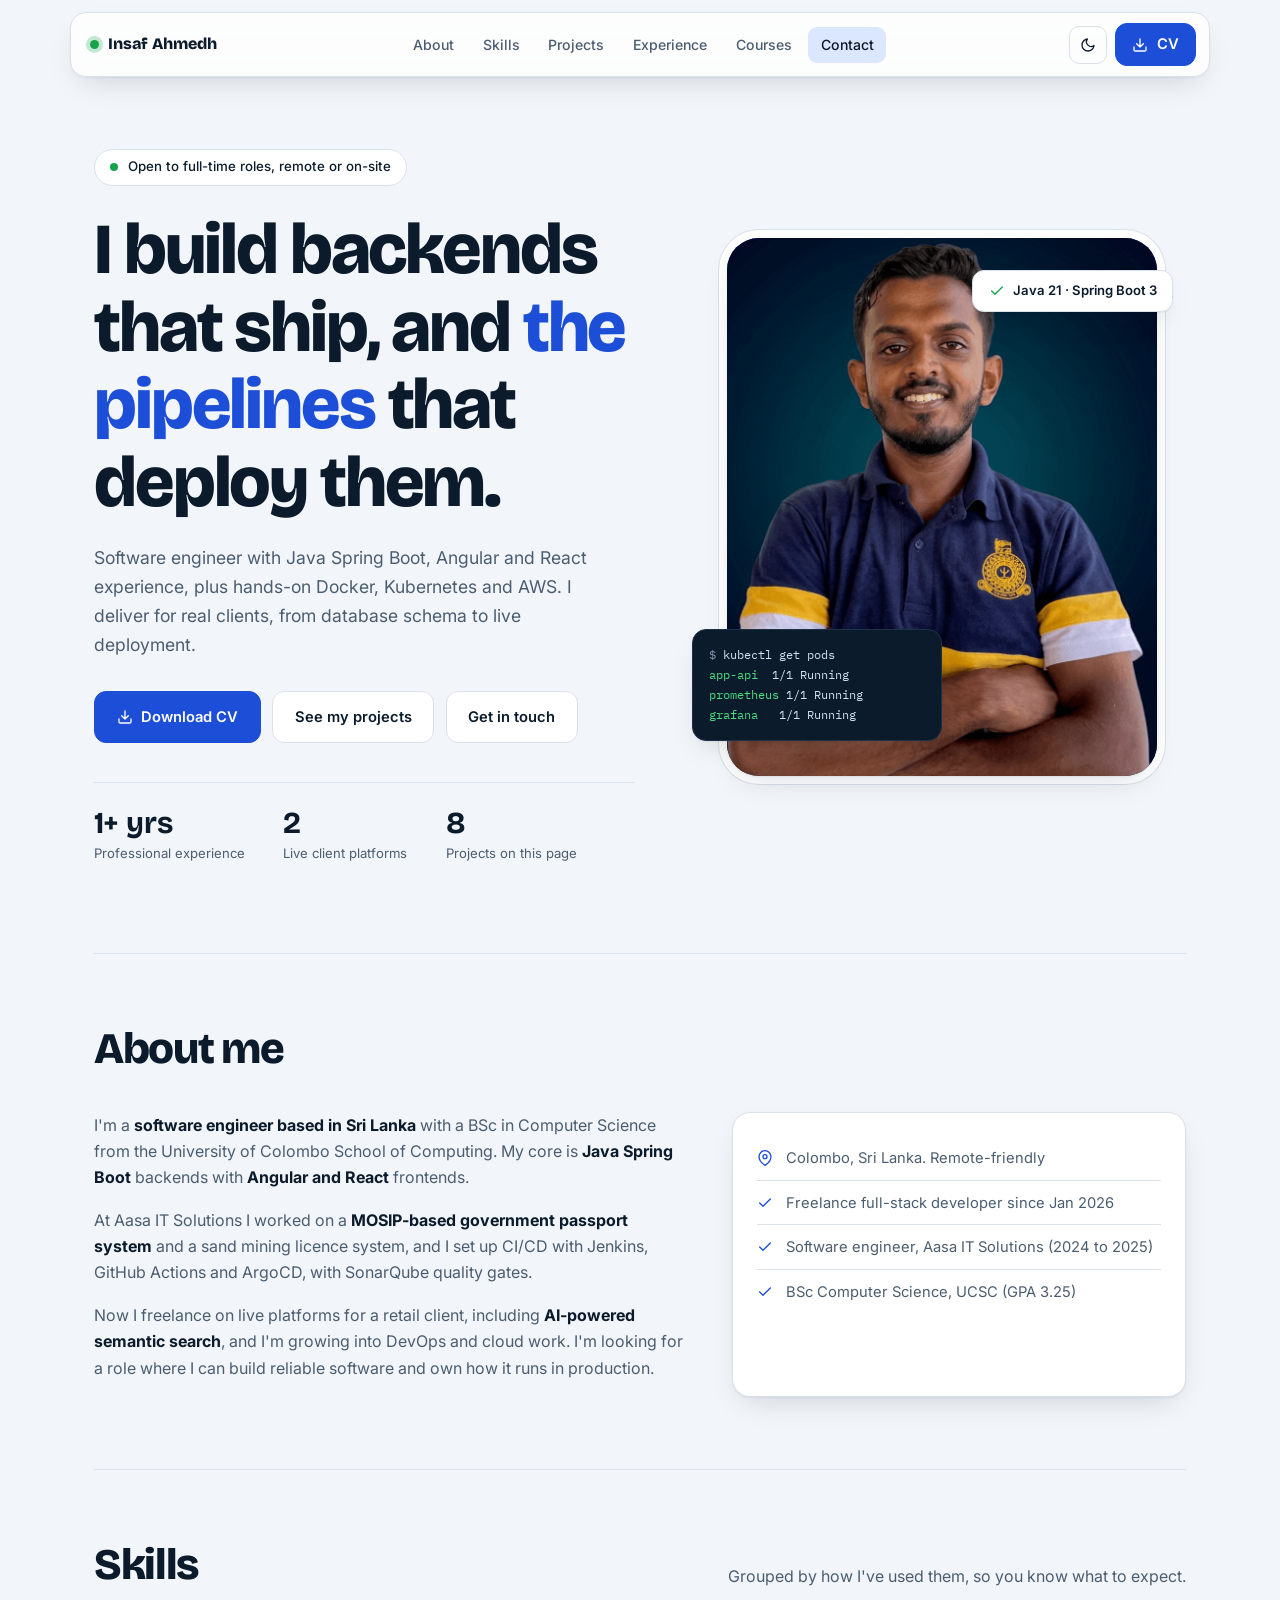
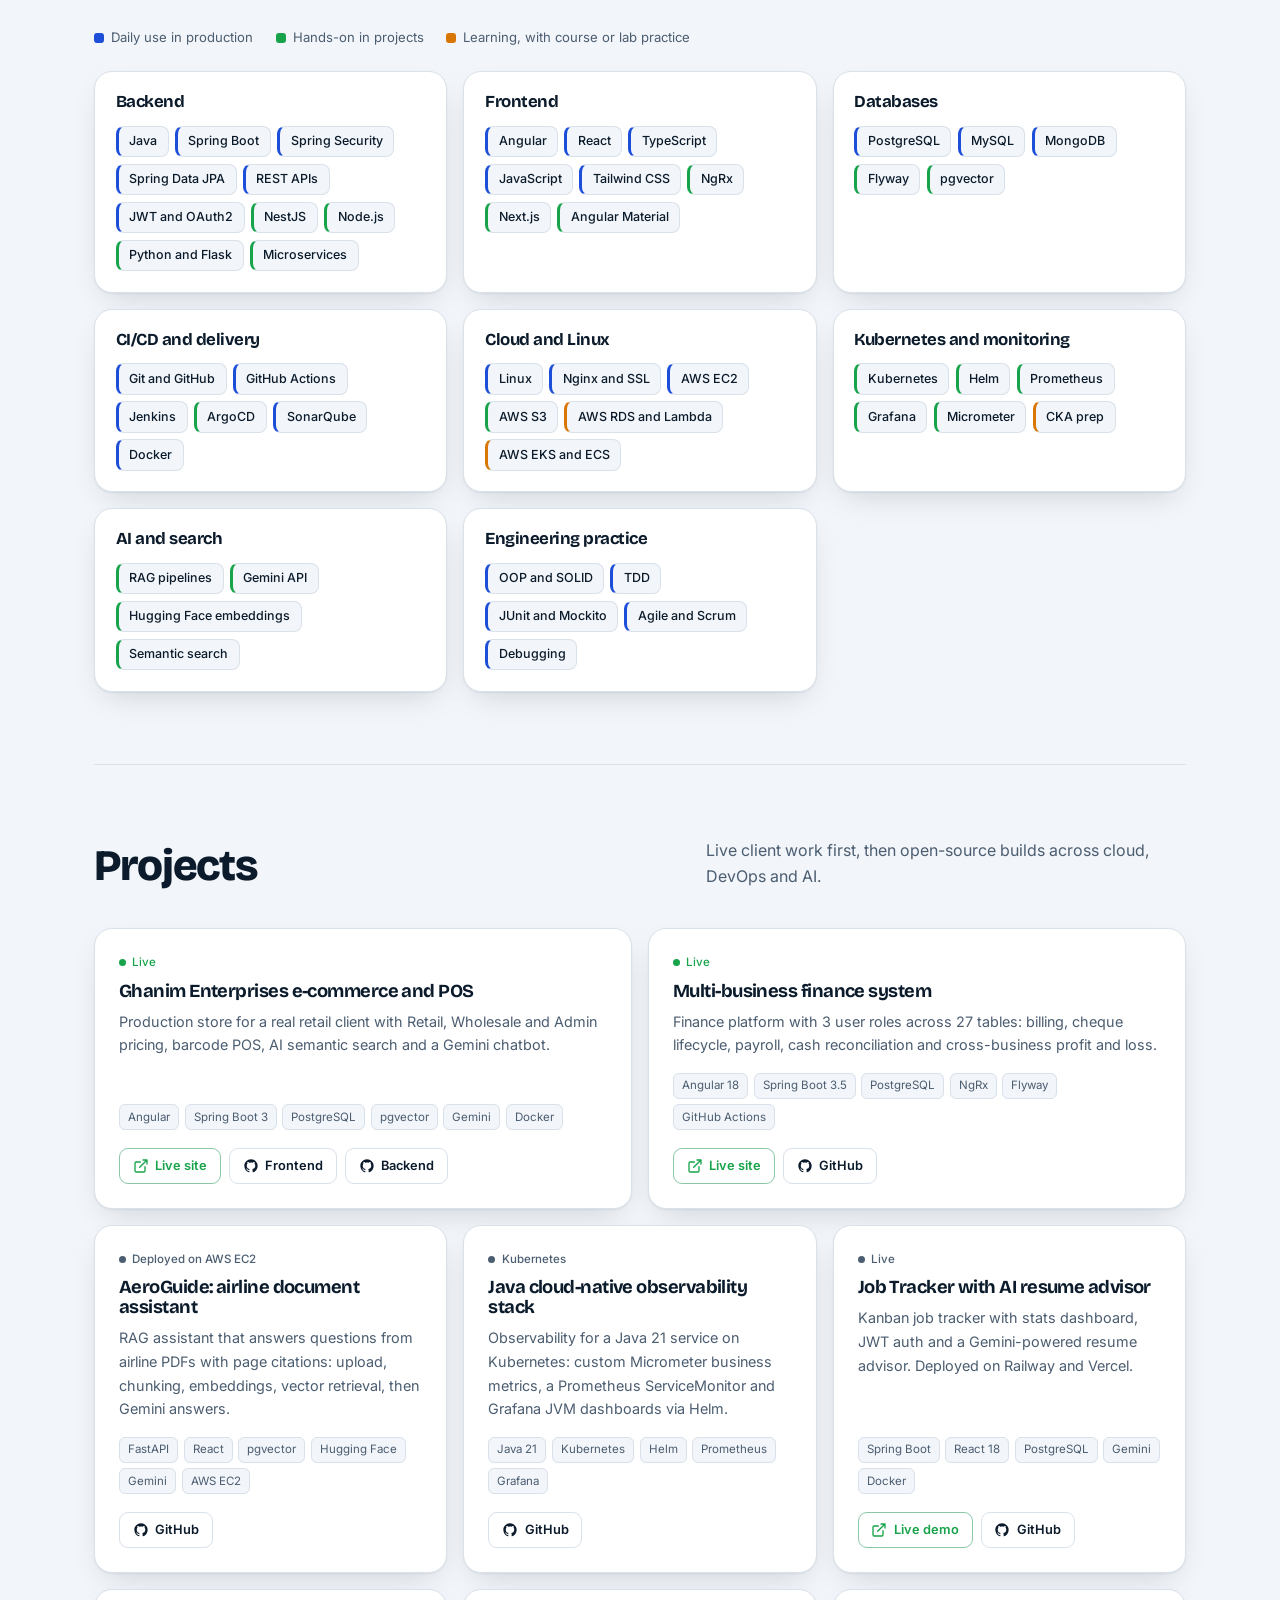
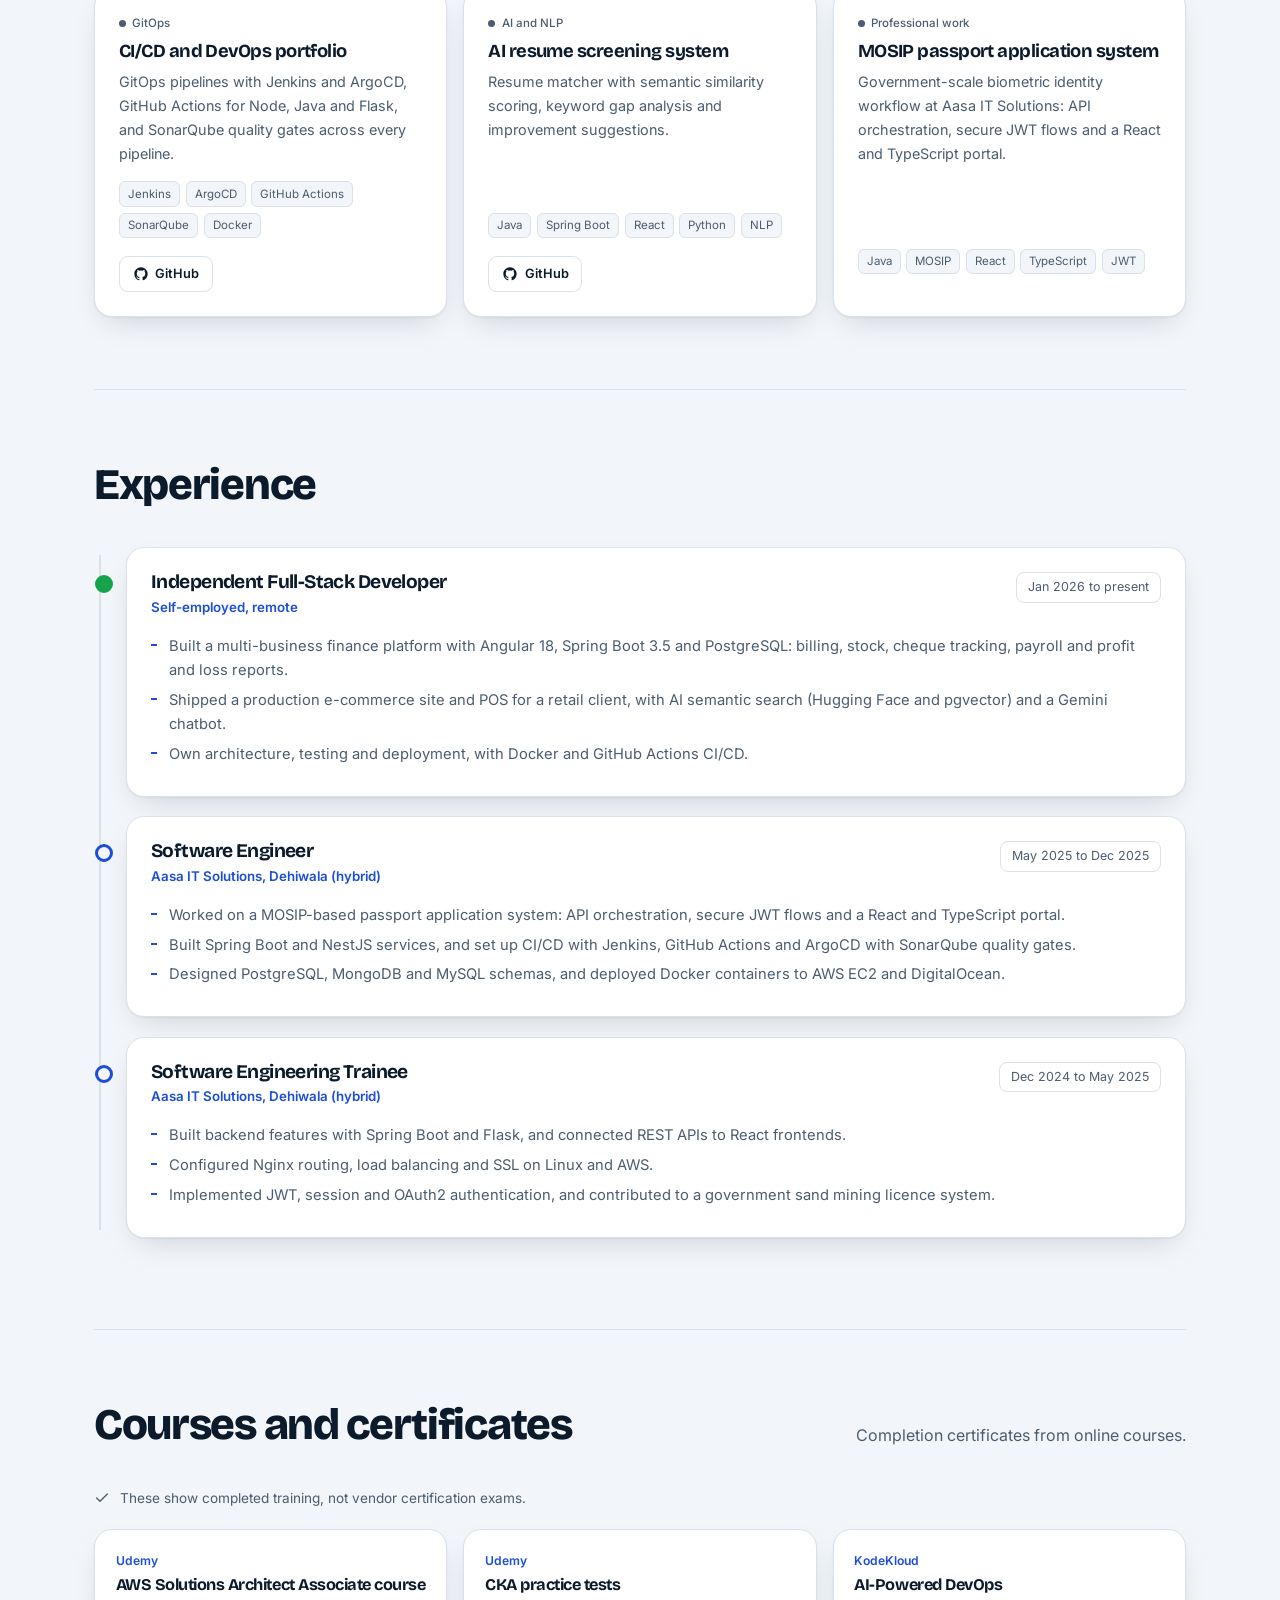
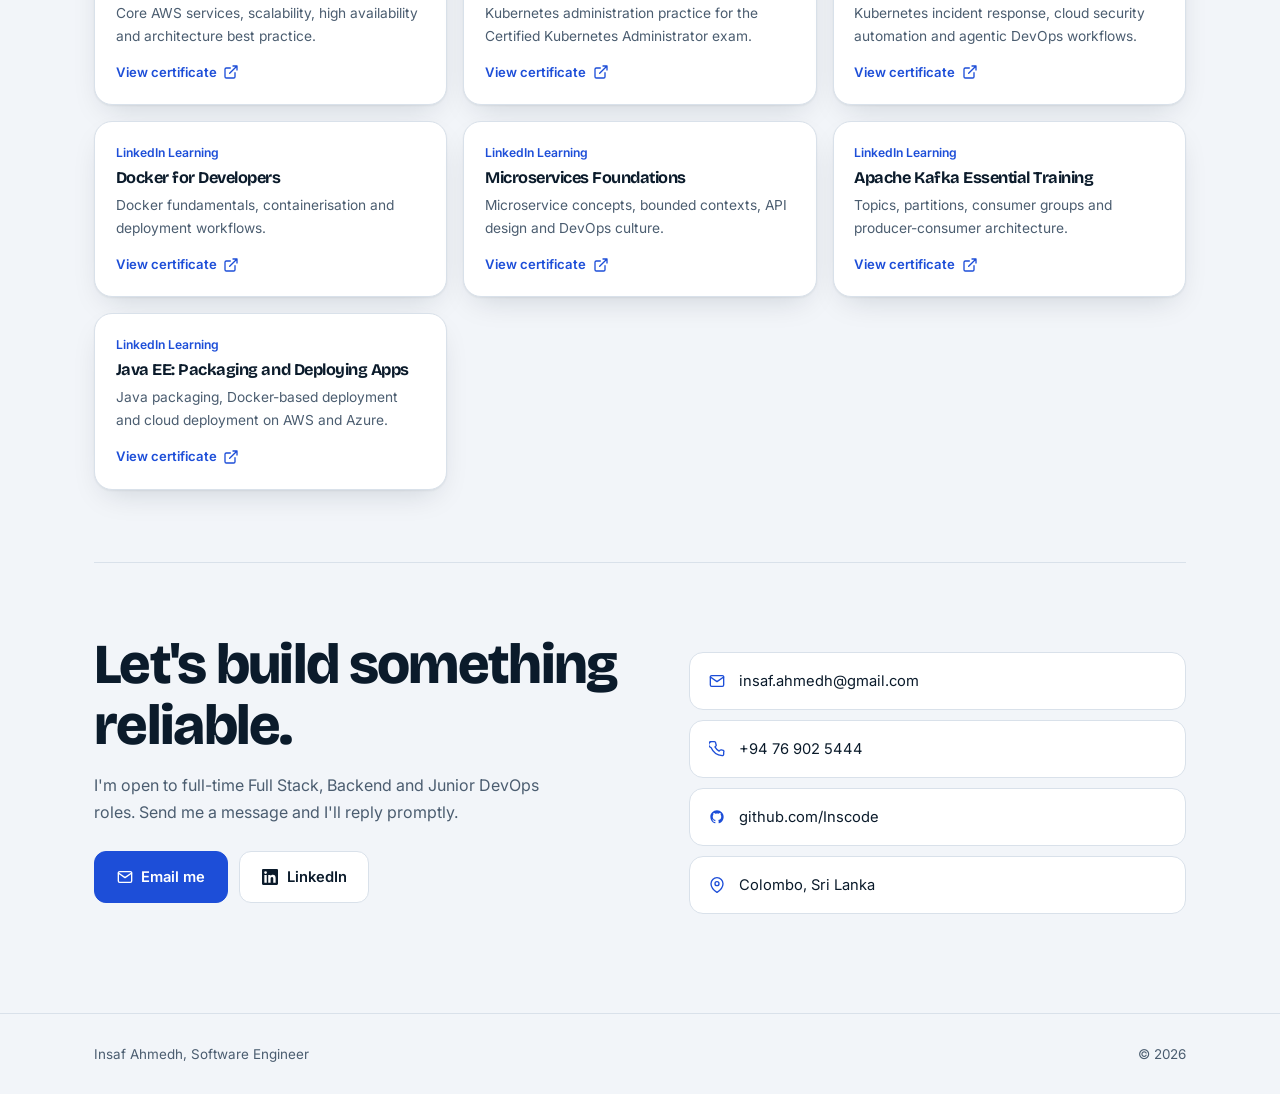
<file: index.html>
<!DOCTYPE html>
<html lang="en">
<head>
<meta charset="UTF-8">
<meta name="viewport" content="width=device-width, initial-scale=1">
<title>Insaf Ahmedh | Software Engineer: Java, Cloud and DevOps</title>
<meta name="description" content="Software engineer in Sri Lanka building Java Spring Boot backends, Angular and React frontends, and Docker, Kubernetes and AWS delivery pipelines. Open to full-time roles.">
<meta property="og:title" content="Insaf Ahmedh | Software Engineer">
<meta property="og:description" content="Java Spring Boot, Angular, React, Docker, Kubernetes and AWS. Live client platforms and open-source projects.">
<meta property="og:type" content="website">
<meta name="theme-color" content="#0b1b2b">
<link rel="icon" href="data:image/svg+xml,%3Csvg xmlns='http://www.w3.org/2000/svg' viewBox='0 0 100 100'%3E%3Crect width='100' height='100' rx='22' fill='%231d4ed8'/%3E%3Ctext x='50' y='66' font-size='52' font-family='sans-serif' font-weight='700' text-anchor='middle' fill='white'%3EIA%3C/text%3E%3C/svg%3E">
<link rel="preconnect" href="https://fonts.googleapis.com">
<link rel="preconnect" href="https://fonts.gstatic.com" crossorigin>
<link href="https://fonts.googleapis.com/css2?family=Bricolage+Grotesque:opsz,wght@12..96,500;12..96,700;12..96,800&family=Inter:wght@400;500;600&family=IBM+Plex+Mono:wght@400;500&display=swap" rel="stylesheet">
<style>
:root{--bg:#f2f5f9;--panel:#fff;--ink:#0b1b2b;--mute:#4b5d70;--line:#d9e1ea;--acc:#1d4ed8;--acc2:#dbe6ff;--ok:#16a34a;--hot:#d97706;--sh:0 1px 2px rgba(11,27,43,.06),0 12px 32px -12px rgba(11,27,43,.18)}
:root[data-theme=dark]{--bg:#08121d;--panel:#0f1d2c;--ink:#eaf1f8;--mute:#9db0c3;--line:#1e3146;--acc:#6ea0ff;--acc2:#162a4a;--ok:#4ade80;--hot:#fbbf24;--sh:0 12px 32px -12px rgba(0,0,0,.6)}
*{box-sizing:border-box;margin:0;padding:0}
html{scroll-behavior:smooth;scroll-padding-top:90px}
body{font-family:Inter,system-ui,sans-serif;background:var(--bg);color:var(--ink);line-height:1.65;-webkit-font-smoothing:antialiased}
a{color:inherit;text-decoration:none}ul{list-style:none}button{font:inherit;color:inherit;cursor:pointer;background:none;border:0}
:focus-visible{outline:2px solid var(--acc);outline-offset:3px;border-radius:6px}
h1,h2,h3{font-family:'Bricolage Grotesque',Inter,sans-serif;letter-spacing:-.03em;line-height:1.08}
.mono{font-family:'IBM Plex Mono',ui-monospace,monospace}
.wrap{max-width:1140px;margin:0 auto;padding:0 24px}
svg.i{width:16px;height:16px;flex:none;fill:none;stroke:currentColor;stroke-width:2;stroke-linecap:round;stroke-linejoin:round}
svg.f{fill:currentColor;stroke:none}
.btn{display:inline-flex;align-items:center;gap:.55rem;padding:.8rem 1.35rem;border-radius:12px;font-weight:600;font-size:.92rem;border:1px solid var(--line);background:var(--panel);transition:transform .15s,box-shadow .15s}
.btn:hover{transform:translateY(-2px);box-shadow:var(--sh)}
.btn.p{background:var(--acc);border-color:var(--acc);color:#fff}
:root[data-theme=dark] .btn.p{color:#08121d}
/* nav */
header{position:sticky;top:12px;z-index:50;padding:0 16px}
nav{max-width:1140px;margin:12px auto 0;display:flex;align-items:center;justify-content:space-between;gap:1rem;padding:.6rem .8rem .6rem 1.2rem;border-radius:16px;background:color-mix(in srgb,var(--panel) 82%,transparent);backdrop-filter:blur(14px);border:1px solid var(--line);box-shadow:var(--sh)}
.logo{font-family:'Bricolage Grotesque',sans-serif;font-weight:800;display:flex;align-items:center;gap:.55rem}
.logo b{width:9px;height:9px;border-radius:50%;background:var(--ok);box-shadow:0 0 0 4px color-mix(in srgb,var(--ok) 25%,transparent)}
.links{display:flex;gap:.2rem}
.links a{padding:.4rem .8rem;border-radius:9px;font-size:.88rem;color:var(--mute);font-weight:500}
.links a:hover,.links a.on{color:var(--ink);background:var(--acc2)}
.nr{display:flex;gap:.5rem;align-items:center}
.ic{width:38px;height:38px;border-radius:10px;border:1px solid var(--line);display:grid;place-items:center}
#menu{display:none}
/* hero */
.hero{display:grid;grid-template-columns:1.05fr .95fr;gap:4rem;align-items:center;padding:72px 0 88px}
.status{display:inline-flex;align-items:center;gap:.6rem;padding:.4rem .95rem;border-radius:99px;background:var(--panel);border:1px solid var(--line);font-size:.83rem;font-weight:500;margin-bottom:1.6rem}
.status i{width:8px;height:8px;border-radius:50%;background:var(--ok)}
h1{font-size:clamp(2.7rem,5.6vw,4.9rem);font-weight:800;margin-bottom:1.4rem}
h1 em{font-style:normal;color:var(--acc)}
.lead{font-size:1.1rem;color:var(--mute);max-width:33rem;margin-bottom:2rem}
.cta{display:flex;flex-wrap:wrap;gap:.7rem;margin-bottom:2.4rem}
.stats{display:flex;gap:2.4rem;flex-wrap:wrap;padding-top:1.6rem;border-top:1px solid var(--line)}
.stats div b{display:block;font-family:'Bricolage Grotesque',sans-serif;font-size:1.9rem;line-height:1}
.stats div span{font-size:.82rem;color:var(--mute)}
.portrait{position:relative;justify-self:center;width:min(100%,430px)}
.frame{aspect-ratio:4/5;border-radius:32px;overflow:hidden;position:relative;background:linear-gradient(160deg,var(--acc),#0b1b2b);box-shadow:var(--sh),0 0 0 8px var(--panel),0 0 0 9px var(--line)}
.frame span{position:absolute;inset:0;display:grid;place-items:center;font:800 6rem 'Bricolage Grotesque',sans-serif;color:#ffffff88}
.frame img{position:absolute;inset:0;width:100%;height:100%;object-fit:cover;object-position:50% 12%}
.term{position:absolute;left:-2.2rem;bottom:2.2rem;width:250px;padding:.9rem 1rem;border-radius:14px;background:#0b1b2b;color:#cfe0f3;font-size:.72rem;line-height:1.75;box-shadow:var(--sh);border:1px solid #1e3146}
.term .g{color:#4ade80}.term .d{color:#7d93ab}
.chip{position:absolute;right:-1rem;top:2rem;padding:.55rem .95rem;border-radius:12px;background:var(--panel);border:1px solid var(--line);box-shadow:var(--sh);font-size:.82rem;font-weight:600;display:flex;gap:.5rem;align-items:center}
.rise{animation:rise .8s cubic-bezier(.2,.7,.2,1) both}.rise.d2{animation-delay:.12s}
@keyframes rise{from{opacity:0;transform:translateY(22px)}}
/* sections */
section{padding:72px 0;border-top:1px solid var(--line)}
.sh{display:flex;justify-content:space-between;align-items:end;gap:2rem;margin-bottom:2.4rem;flex-wrap:wrap}
h2{font-size:clamp(1.9rem,3.4vw,2.8rem);font-weight:800}
.sh p{color:var(--mute);max-width:30rem}
.about{display:grid;grid-template-columns:1.3fr 1fr;gap:3rem}
.about p{color:var(--mute);margin-bottom:1rem}.about p b{color:var(--ink)}
.card{background:var(--panel);border:1px solid var(--line);border-radius:18px;padding:1.5rem;box-shadow:var(--sh)}
.facts li{display:flex;gap:.8rem;padding:.6rem 0;border-bottom:1px solid var(--line);font-size:.92rem;color:var(--mute)}
.facts li:last-child{border:0}.facts svg{color:var(--acc);margin-top:.25rem}
/* skills */
.tiers{display:flex;gap:1.4rem;margin-bottom:1.4rem;font-size:.82rem;color:var(--mute);flex-wrap:wrap}
.tiers span{display:flex;align-items:center;gap:.45rem}
.dot{width:10px;height:10px;border-radius:3px;display:inline-block}
.t1{background:var(--acc)}.t2{background:var(--ok)}.t3{background:var(--hot)}
.sk{display:grid;grid-template-columns:repeat(3,1fr);gap:1rem}
.sk .card{padding:1.3rem}.sk h3{font-size:1.05rem;margin-bottom:.9rem}
.tg{display:flex;flex-wrap:wrap;gap:.4rem}
.tg span{font-size:.78rem;font-weight:500;padding:.28rem .65rem;border-radius:8px;border:1px solid var(--line);border-left:3px solid var(--acc);background:var(--bg)}
.tg .b{border-left-color:var(--ok)}.tg .c{border-left-color:var(--hot)}
/* projects */
.pj{display:grid;grid-template-columns:repeat(6,1fr);gap:1rem}
.pj .card{display:flex;flex-direction:column;grid-column:span 2;transition:transform .2s}
.pj .card:hover{transform:translateY(-4px)}
.pj .w{grid-column:span 3}
.pj h3{font-size:1.15rem;margin:.6rem 0 .5rem}
.pj p{color:var(--mute);font-size:.9rem;flex:1;margin-bottom:1rem}
.k{font-size:.72rem;display:inline-flex;gap:.4rem;align-items:center;color:var(--ok);font-weight:500}
.k.o{color:var(--mute)}
.k::before{content:'';width:7px;height:7px;border-radius:50%;background:currentColor}
.pt{display:flex;flex-wrap:wrap;gap:.35rem;margin-bottom:1.1rem}
.pt span{font-size:.72rem;color:var(--mute);background:var(--bg);border:1px solid var(--line);padding:.15rem .5rem;border-radius:6px}
.pl{display:flex;gap:.5rem;flex-wrap:wrap}
.pl a{display:inline-flex;gap:.4rem;align-items:center;font-size:.8rem;font-weight:600;padding:.4rem .8rem;border-radius:9px;border:1px solid var(--line)}
.pl a:hover{background:var(--acc2)}.pl a.lv{color:var(--ok);border-color:color-mix(in srgb,var(--ok) 40%,var(--line))}
/* experience */
.tl{position:relative;padding-left:2rem}
.tl::before{content:'';position:absolute;left:5px;top:8px;bottom:8px;width:2px;background:var(--line)}
.tl article{position:relative;margin-bottom:1.2rem}
.tl article::before{content:'';position:absolute;left:-2rem;top:1.7rem;width:12px;height:12px;border-radius:50%;background:var(--bg);border:3px solid var(--acc)}
.tl article:first-child::before{background:var(--ok);border-color:var(--ok)}
.th{display:flex;justify-content:space-between;gap:1rem;flex-wrap:wrap;margin-bottom:.9rem}
.th h3{font-size:1.2rem}.th small{color:var(--acc);font-weight:600}
.th time{font-size:.78rem;color:var(--mute);padding:.25rem .7rem;border:1px solid var(--line);border-radius:8px;height:fit-content}
.tl li{color:var(--mute);font-size:.92rem;padding-left:1.1rem;position:relative;margin-bottom:.35rem}
.tl li::before{content:'';position:absolute;left:0;top:.7em;width:6px;height:2px;background:var(--acc)}
/* courses */
.note{font-size:.85rem;color:var(--mute);margin-bottom:1.2rem;display:flex;gap:.6rem;align-items:center}
.cr{display:grid;grid-template-columns:repeat(3,1fr);gap:1rem}
.cr .card{padding:1.3rem;display:flex;flex-direction:column}
.cr small{color:var(--acc);font-weight:600;font-size:.76rem}
.cr h3{font-size:1.02rem;margin:.35rem 0 .5rem}.cr p{font-size:.86rem;color:var(--mute);flex:1;margin-bottom:.9rem}
.cr a{font-size:.82rem;font-weight:600;color:var(--acc);display:inline-flex;gap:.4rem;align-items:center}
.cr a:hover{text-decoration:underline}
/* contact */
.ct{display:grid;grid-template-columns:1.1fr 1fr;gap:3rem;align-items:center}
.ct h2{font-size:clamp(2.2rem,4.4vw,3.6rem);margin-bottom:1rem}.ct p{color:var(--mute);margin-bottom:1.6rem;max-width:30rem}
.rows a,.rows div{display:flex;gap:.9rem;align-items:center;padding:1rem 1.2rem;background:var(--panel);border:1px solid var(--line);border-radius:14px;margin-bottom:.6rem;font-size:.92rem}
.rows a:hover{border-color:var(--acc)}.rows svg{color:var(--acc)}
footer{border-top:1px solid var(--line);padding:1.8rem 0;color:var(--mute);font-size:.84rem}
footer .wrap{display:flex;justify-content:space-between;flex-wrap:wrap;gap:1rem}
@media(max-width:940px){
.hero,.about,.ct{grid-template-columns:1fr;gap:2.5rem}.hero{padding-top:40px}.portrait{width:min(78%,360px)}
.sk,.cr{grid-template-columns:1fr 1fr}.pj{grid-template-columns:1fr}.pj .card,.pj .w{grid-column:auto}
.links{display:none;position:absolute;top:calc(100% + 8px);left:16px;right:16px;flex-direction:column;background:var(--panel);border:1px solid var(--line);border-radius:14px;padding:.5rem;box-shadow:var(--sh)}
.links.open{display:flex}#menu{display:grid}.term{left:-.6rem;width:220px}.chip{right:-.4rem}}
@media(max-width:580px){.sk,.cr{grid-template-columns:1fr}.wrap{padding:0 18px}section{padding:56px 0}.stats{gap:1.6rem}.term{bottom:1rem}}
@media(prefers-reduced-motion:reduce){*{animation:none!important;transition:none!important;scroll-behavior:auto!important}}
</style>
</head>
<body>
<svg width="0" height="0" style="position:absolute" aria-hidden="true"><defs>
<symbol id="gh" viewBox="0 0 24 24"><path d="M12 2C6.477 2 2 6.477 2 12c0 4.418 2.865 8.166 6.839 9.489.5.092.682-.217.682-.482 0-.237-.009-.866-.013-1.7-2.782.603-3.369-1.34-3.369-1.34-.454-1.156-1.11-1.463-1.11-1.463-.908-.62.069-.608.069-.608 1.003.07 1.531 1.03 1.531 1.03.892 1.529 2.341 1.087 2.91.832.092-.647.35-1.088.636-1.338-2.22-.253-4.555-1.11-4.555-4.943 0-1.091.39-1.984 1.03-2.682-.103-.253-.447-1.27.098-2.646 0 0 .84-.269 2.75 1.025A9.578 9.578 0 0112 6.836c.85.004 1.705.114 2.504.336 1.909-1.294 2.747-1.025 2.747-1.025.546 1.376.202 2.394.1 2.646.64.698 1.026 1.591 1.026 2.682 0 3.841-2.337 4.687-4.565 4.935.359.309.678.919.678 1.852 0 1.336-.012 2.415-.012 2.741 0 .267.18.578.688.48C19.138 20.163 22 16.418 22 12c0-5.523-4.477-10-10-10z"/></symbol>
<symbol id="li" viewBox="0 0 24 24"><path d="M20.447 20.452h-3.554v-5.569c0-1.328-.027-3.037-1.852-3.037-1.853 0-2.136 1.445-2.136 2.939v5.667H9.351V9h3.414v1.561h.046c.477-.9 1.637-1.85 3.37-1.85 3.601 0 4.267 2.37 4.267 5.455v6.286zM5.337 7.433a2.062 2.062 0 01-2.063-2.065 2.064 2.064 0 112.063 2.065zm1.782 13.019H3.555V9h3.564v11.452zM22.225 0H1.771C.792 0 0 .774 0 1.729v20.542C0 23.227.792 24 1.771 24h20.451C23.2 24 24 23.227 24 22.271V1.729C24 .774 23.2 0 22.222 0h.003z"/></symbol>
<symbol id="ex" viewBox="0 0 24 24"><path d="M18 13v6a2 2 0 01-2 2H5a2 2 0 01-2-2V8a2 2 0 012-2h6M15 3h6v6M10 14L21 3"/></symbol>
<symbol id="ml" viewBox="0 0 24 24"><rect x="2" y="4" width="20" height="16" rx="2"/><path d="M22 6l-10 7L2 6"/></symbol>
<symbol id="dl" viewBox="0 0 24 24"><path d="M21 15v4a2 2 0 01-2 2H5a2 2 0 01-2-2v-4M7 10l5 5 5-5M12 15V3"/></symbol>
<symbol id="pn" viewBox="0 0 24 24"><path d="M21 10c0 7-9 13-9 13s-9-6-9-13a9 9 0 0118 0z"/><circle cx="12" cy="10" r="3"/></symbol>
<symbol id="ph" viewBox="0 0 24 24"><path d="M22 16.92v3a2 2 0 01-2.18 2A19.8 19.8 0 013.07 9.8 2 2 0 015 1h3a2 2 0 012 1.7c.13.96.36 1.9.7 2.8a2 2 0 01-.45 2.1L8.9 8.9a16 16 0 006.3 6.3l1.3-1.35a2 2 0 012.1-.45c.9.34 1.84.57 2.8.7A2 2 0 0122 16.92z"/></symbol>
<symbol id="ck" viewBox="0 0 24 24"><path d="M20 6L9 17l-5-5"/></symbol>
</defs></svg>

<header><nav aria-label="Main">
  <a href="#top" class="logo"><b></b>Insaf Ahmedh</a>
  <div class="links" id="links">
    <a href="#about">About</a><a href="#skills">Skills</a><a href="#projects">Projects</a><a href="#experience">Experience</a><a href="#courses">Courses</a><a href="#contact">Contact</a>
  </div>
  <div class="nr">
    <button class="ic" id="theme" aria-label="Toggle light and dark theme"><svg class="i" viewBox="0 0 24 24"><path d="M21 12.8A9 9 0 1111.2 3a7 7 0 009.8 9.8z"/></svg></button>
    <a class="btn p" href="Software_Engineer_Insaf.pdf" target="_blank" rel="noopener" style="padding:.55rem 1rem"><svg class="i"><use href="#dl"/></svg>CV</a>
    <button class="ic" id="menu" aria-label="Open menu" aria-expanded="false"><svg class="i" viewBox="0 0 24 24"><path d="M4 7h16M4 12h16M4 17h16"/></svg></button>
  </div>
</nav></header>

<main id="top" class="wrap">
<div class="hero">
  <div class="rise">
    <div class="status"><i></i>Open to full-time roles, remote or on-site</div>
    <h1>I build backends that ship, and <em>the pipelines</em> that deploy them.</h1>
    <p class="lead">Software engineer with Java Spring Boot, Angular and React experience, plus hands-on Docker, Kubernetes and AWS. I deliver for real clients, from database schema to live deployment.</p>
    <div class="cta">
      <a class="btn p" href="Software_Engineer_Insaf.pdf" target="_blank" rel="noopener"><svg class="i"><use href="#dl"/></svg>Download CV</a>
      <a class="btn" href="#projects">See my projects</a>
      <a class="btn" href="#contact">Get in touch</a>
    </div>
    <div class="stats">
      <div><b>1+ yrs</b><span>Professional experience</span></div>
      <div><b>2</b><span>Live client platforms</span></div>
      <div><b>8</b><span>Projects on this page</span></div>
    </div>
  </div>
  <div class="portrait rise d2">
    <div class="frame"><span aria-hidden="true">IA</span><img src="profile.png" alt="Portrait of Insaf Ahmedh" width="860" height="1075" fetchpriority="high" onerror="this.remove()"></div>
    <div class="chip"><svg class="i" style="color:var(--ok)"><use href="#ck"/></svg>Java 21 · Spring Boot 3</div>
    <div class="term mono"><span class="d">$</span> kubectl get pods<br><span class="g">app-api</span> &nbsp;1/1 Running<br><span class="g">prometheus</span> 1/1 Running<br><span class="g">grafana</span> &nbsp;&nbsp;1/1 Running</div>
  </div>
</div>

<section id="about">
  <div class="sh"><h2>About me</h2></div>
  <div class="about">
    <div>
      <p>I'm a <b>software engineer based in Sri Lanka</b> with a BSc in Computer Science from the University of Colombo School of Computing. My core is <b>Java Spring Boot</b> backends with <b>Angular and React</b> frontends.</p>
      <p>At Aasa IT Solutions I worked on a <b>MOSIP-based government passport system</b> and a sand mining licence system, and I set up CI/CD with Jenkins, GitHub Actions and ArgoCD, with SonarQube quality gates.</p>
      <p>Now I freelance on live platforms for a retail client, including <b>AI-powered semantic search</b>, and I'm growing into DevOps and cloud work. I'm looking for a role where I can build reliable software and own how it runs in production.</p>
    </div>
    <div class="card"><ul class="facts">
      <li><svg class="i"><use href="#pn"/></svg>Colombo, Sri Lanka. Remote-friendly</li>
      <li><svg class="i"><use href="#ck"/></svg>Freelance full-stack developer since Jan 2026</li>
      <li><svg class="i"><use href="#ck"/></svg>Software engineer, Aasa IT Solutions (2024 to 2025)</li>
      <li><svg class="i"><use href="#ck"/></svg>BSc Computer Science, UCSC (GPA 3.25)</li>
    </ul></div>
  </div>
</section>

<section id="skills">
  <div class="sh"><h2>Skills</h2><p>Grouped by how I've used them, so you know what to expect.</p></div>
  <div class="tiers"><span><i class="dot t1"></i>Daily use in production</span><span><i class="dot t2"></i>Hands-on in projects</span><span><i class="dot t3"></i>Learning, with course or lab practice</span></div>
  <div class="sk" id="skg"></div>
</section>

<section id="projects">
  <div class="sh"><h2>Projects</h2><p>Live client work first, then open-source builds across cloud, DevOps and AI.</p></div>
  <div class="pj" id="pjg"></div>
</section>

<section id="experience">
  <div class="sh"><h2>Experience</h2></div>
  <div class="tl">
    <article class="card"><div class="th"><div><h3>Independent Full-Stack Developer</h3><small>Self-employed, remote</small></div><time>Jan 2026 to present</time></div><ul>
      <li>Built a multi-business finance platform with Angular 18, Spring Boot 3.5 and PostgreSQL: billing, stock, cheque tracking, payroll and profit and loss reports.</li>
      <li>Shipped a production e-commerce site and POS for a retail client, with AI semantic search (Hugging Face and pgvector) and a Gemini chatbot.</li>
      <li>Own architecture, testing and deployment, with Docker and GitHub Actions CI/CD.</li></ul></article>
    <article class="card"><div class="th"><div><h3>Software Engineer</h3><small>Aasa IT Solutions, Dehiwala (hybrid)</small></div><time>May 2025 to Dec 2025</time></div><ul>
      <li>Worked on a MOSIP-based passport application system: API orchestration, secure JWT flows and a React and TypeScript portal.</li>
      <li>Built Spring Boot and NestJS services, and set up CI/CD with Jenkins, GitHub Actions and ArgoCD with SonarQube quality gates.</li>
      <li>Designed PostgreSQL, MongoDB and MySQL schemas, and deployed Docker containers to AWS EC2 and DigitalOcean.</li></ul></article>
    <article class="card"><div class="th"><div><h3>Software Engineering Trainee</h3><small>Aasa IT Solutions, Dehiwala (hybrid)</small></div><time>Dec 2024 to May 2025</time></div><ul>
      <li>Built backend features with Spring Boot and Flask, and connected REST APIs to React frontends.</li>
      <li>Configured Nginx routing, load balancing and SSL on Linux and AWS.</li>
      <li>Implemented JWT, session and OAuth2 authentication, and contributed to a government sand mining licence system.</li></ul></article>
  </div>
</section>

<section id="courses">
  <div class="sh"><h2>Courses and certificates</h2><p>Completion certificates from online courses.</p></div>
  <p class="note"><svg class="i"><use href="#ck"/></svg>These show completed training, not vendor certification exams.</p>
  <div class="cr" id="crg"></div>
</section>

<section id="contact">
  <div class="ct">
    <div><h2>Let's build something reliable.</h2><p>I'm open to full-time Full Stack, Backend and Junior DevOps roles. Send me a message and I'll reply promptly.</p>
      <div class="cta"><a class="btn p" href="mailto:insaf.ahmedh@gmail.com"><svg class="i"><use href="#ml"/></svg>Email me</a><a class="btn" href="https://www.linkedin.com/in/insaf-ahmedh/" target="_blank" rel="noopener"><svg class="i f"><use href="#li"/></svg>LinkedIn</a></div></div>
    <div class="rows">
      <a href="mailto:insaf.ahmedh@gmail.com"><svg class="i"><use href="#ml"/></svg>insaf.ahmedh@gmail.com</a>
      <a href="tel:+94769025444"><svg class="i"><use href="#ph"/></svg>+94 76 902 5444</a>
      <a href="https://github.com/Inscode" target="_blank" rel="noopener"><svg class="i f"><use href="#gh"/></svg>github.com/Inscode</a>
      <div><svg class="i"><use href="#pn"/></svg>Colombo, Sri Lanka</div>
    </div>
  </div>
</section>
</main>
<footer><div class="wrap"><span>Insaf Ahmedh, Software Engineer</span><span>&copy; <span id="yr"></span></span></div></footer>

<script>
const G=(u,t)=>`<a href="${u}" target="_blank" rel="noopener"><svg class="i f"><use href="#gh"/></svg>${t}</a>`;
const L=(u,t)=>`<a class="lv" href="${u}" target="_blank" rel="noopener"><svg class="i"><use href="#ex"/></svg>${t}</a>`;
const skills=[
["Backend",[["Java",""],["Spring Boot",""],["Spring Security",""],["Spring Data JPA",""],["REST APIs",""],["JWT and OAuth2",""],["NestJS","b"],["Node.js","b"],["Python and Flask","b"],["Microservices","b"]]],
["Frontend",[["Angular",""],["React",""],["TypeScript",""],["JavaScript",""],["Tailwind CSS",""],["NgRx","b"],["Next.js","b"],["Angular Material","b"]]],
["Databases",[["PostgreSQL",""],["MySQL",""],["MongoDB",""],["Flyway","b"],["pgvector","b"]]],
["CI/CD and delivery",[["Git and GitHub",""],["GitHub Actions",""],["Jenkins",""],["ArgoCD","b"],["SonarQube",""],["Docker",""]]],
["Cloud and Linux",[["Linux",""],["Nginx and SSL",""],["AWS EC2",""],["AWS S3","b"],["AWS RDS and Lambda","c"],["AWS EKS and ECS","c"]]],
["Kubernetes and monitoring",[["Kubernetes","b"],["Helm","b"],["Prometheus","b"],["Grafana","b"],["Micrometer","b"],["CKA prep","c"]]],
["AI and search",[["RAG pipelines","b"],["Gemini API","b"],["Hugging Face embeddings","b"],["Semantic search","b"]]],
["Engineering practice",[["OOP and SOLID",""],["TDD",""],["JUnit and Mockito",""],["Agile and Scrum",""],["Debugging",""]]]];
document.getElementById('skg').innerHTML=skills.map(([h,t])=>`<div class="card"><h3>${h}</h3><div class="tg">${t.map(([n,c])=>`<span class="${c}">${n}</span>`).join('')}</div></div>`).join('');
const projects=[
["Ghanim Enterprises e-commerce and POS","Live","Production store for a real retail client with Retail, Wholesale and Admin pricing, barcode POS, AI semantic search and a Gemini chatbot.",["Angular","Spring Boot 3","PostgreSQL","pgvector","Gemini","Docker"],[L("https://ghanimenterprises.lk","Live site"),G("https://github.com/Inscode/ecommerce-angular-springboot","Frontend"),G("https://github.com/Inscode/ghanim-enterprises-api","Backend")],1],
["Multi-business finance system","Live","Finance platform with 3 user roles across 27 tables: billing, cheque lifecycle, payroll, cash reconciliation and cross-business profit and loss.",["Angular 18","Spring Boot 3.5","PostgreSQL","NgRx","Flyway","GitHub Actions"],[L("https://finance.ghanimenterprises.lk/","Live site"),G("https://github.com/Inscode/multi-business-fms","GitHub")],1],
["AeroGuide: airline document assistant","Deployed on AWS EC2","RAG assistant that answers questions from airline PDFs with page citations: upload, chunking, embeddings, vector retrieval, then Gemini answers.",["FastAPI","React","pgvector","Hugging Face","Gemini","AWS EC2"],[G("https://github.com/Inscode/aeroguide","GitHub")]],
["Java cloud-native observability stack","Kubernetes","Observability for a Java 21 service on Kubernetes: custom Micrometer business metrics, a Prometheus ServiceMonitor and Grafana JVM dashboards via Helm.",["Java 21","Kubernetes","Helm","Prometheus","Grafana"],[G("https://github.com/Inscode/java-k8s-observability","GitHub")]],
["Job Tracker with AI resume advisor","Live","Kanban job tracker with stats dashboard, JWT auth and a Gemini-powered resume advisor. Deployed on Railway and Vercel.",["Spring Boot","React 18","PostgreSQL","Gemini","Docker"],[L("https://job-tracker-hazel.vercel.app/","Live demo"),G("https://github.com/Inscode/job-tracker","GitHub")]],
["CI/CD and DevOps portfolio","GitOps","GitOps pipelines with Jenkins and ArgoCD, GitHub Actions for Node, Java and Flask, and SonarQube quality gates across every pipeline.",["Jenkins","ArgoCD","GitHub Actions","SonarQube","Docker"],[G("https://github.com/Inscode/devops-portfolio","GitHub")]],
["AI resume screening system","AI and NLP","Resume matcher with semantic similarity scoring, keyword gap analysis and improvement suggestions.",["Java","Spring Boot","React","Python","NLP"],[G("https://github.com/Inscode/ai-resume-screening-system","GitHub")]],
["MOSIP passport application system","Professional work","Government-scale biometric identity workflow at Aasa IT Solutions: API orchestration, secure JWT flows and a React and TypeScript portal.",["Java","MOSIP","React","TypeScript","JWT"],[]]];
document.getElementById('pjg').innerHTML=projects.map(([t,k,d,tg,ln,live],i)=>`<div class="card ${i<2?'w':''}"><span class="k ${live?'':'o'}">${k}</span><h3>${t}</h3><p>${d}</p><div class="pt">${tg.map(x=>`<span>${x}</span>`).join('')}</div><div class="pl">${ln.join('')}</div></div>`).join('');
const li="https://www.linkedin.com/learning/certificates/";
const courses=[
["Udemy","AWS Solutions Architect Associate course","Core AWS services, scalability, high availability and architecture best practice.","https://www.udemy.com/certificate/UC-6f5c0148-9018-4182-9080-02b8e011be10/"],
["Udemy","CKA practice tests","Kubernetes administration practice for the Certified Kubernetes Administrator exam.","https://www.udemy.com/certificate/UC-4a45ea28-2f41-408a-a842-253b8b741cdd/"],
["KodeKloud","AI-Powered DevOps","Kubernetes incident response, cloud security automation and agentic DevOps workflows.","https://learn.kodekloud.com/user/certificate/33e6178e-a5b4-4569-828c-9387d231273f"],
["LinkedIn Learning","Docker for Developers","Docker fundamentals, containerisation and deployment workflows.",li+"347e430a9557c72bce8a106820358f0ba3de6e1f11d466babe5aaad3787f6c88"],
["LinkedIn Learning","Microservices Foundations","Microservice concepts, bounded contexts, API design and DevOps culture.",li+"57e4b8a4f7177c986979a9d42846057095da36af68656e7f57e18be431e5f77e"],
["LinkedIn Learning","Apache Kafka Essential Training","Topics, partitions, consumer groups and producer-consumer architecture.",li+"80250ac4dd65cb01b6b82eab3298251633b703c45964a5f25d87d61f8a7d207a"],
["LinkedIn Learning","Java EE: Packaging and Deploying Apps","Java packaging, Docker-based deployment and cloud deployment on AWS and Azure.",li+"0602b740cb68705cd2d57168dfe6135aa9510217befabe1d89af8cd5fa87e666"]];
document.getElementById('crg').innerHTML=courses.map(([s,t,d,u])=>`<div class="card"><small>${s}</small><h3>${t}</h3><p>${d}</p><a href="${u}" target="_blank" rel="noopener">View certificate<svg class="i"><use href="#ex"/></svg></a></div>`).join('');
document.getElementById('yr').textContent=new Date().getFullYear();
const root=document.documentElement;
try{const s=localStorage.getItem('theme');if(s)root.dataset.theme=s;else if(matchMedia('(prefers-color-scheme:dark)').matches)root.dataset.theme='dark'}catch(e){}
document.getElementById('theme').onclick=()=>{const d=root.dataset.theme==='dark'?'light':'dark';root.dataset.theme=d;try{localStorage.setItem('theme',d)}catch(e){}};
const menu=document.getElementById('menu'),links=document.getElementById('links');
menu.onclick=()=>{const o=links.classList.toggle('open');menu.setAttribute('aria-expanded',o)};
links.querySelectorAll('a').forEach(a=>a.onclick=()=>{links.classList.remove('open');menu.setAttribute('aria-expanded',false)});
const io=new IntersectionObserver(es=>es.forEach(e=>{if(e.isIntersecting)links.querySelectorAll('a').forEach(a=>a.classList.toggle('on',a.getAttribute('href')==='#'+e.target.id))}),{rootMargin:'-40% 0px -55% 0px'});
document.querySelectorAll('section[id]').forEach(s=>io.observe(s));
</script>
</body>
</html>
</file>
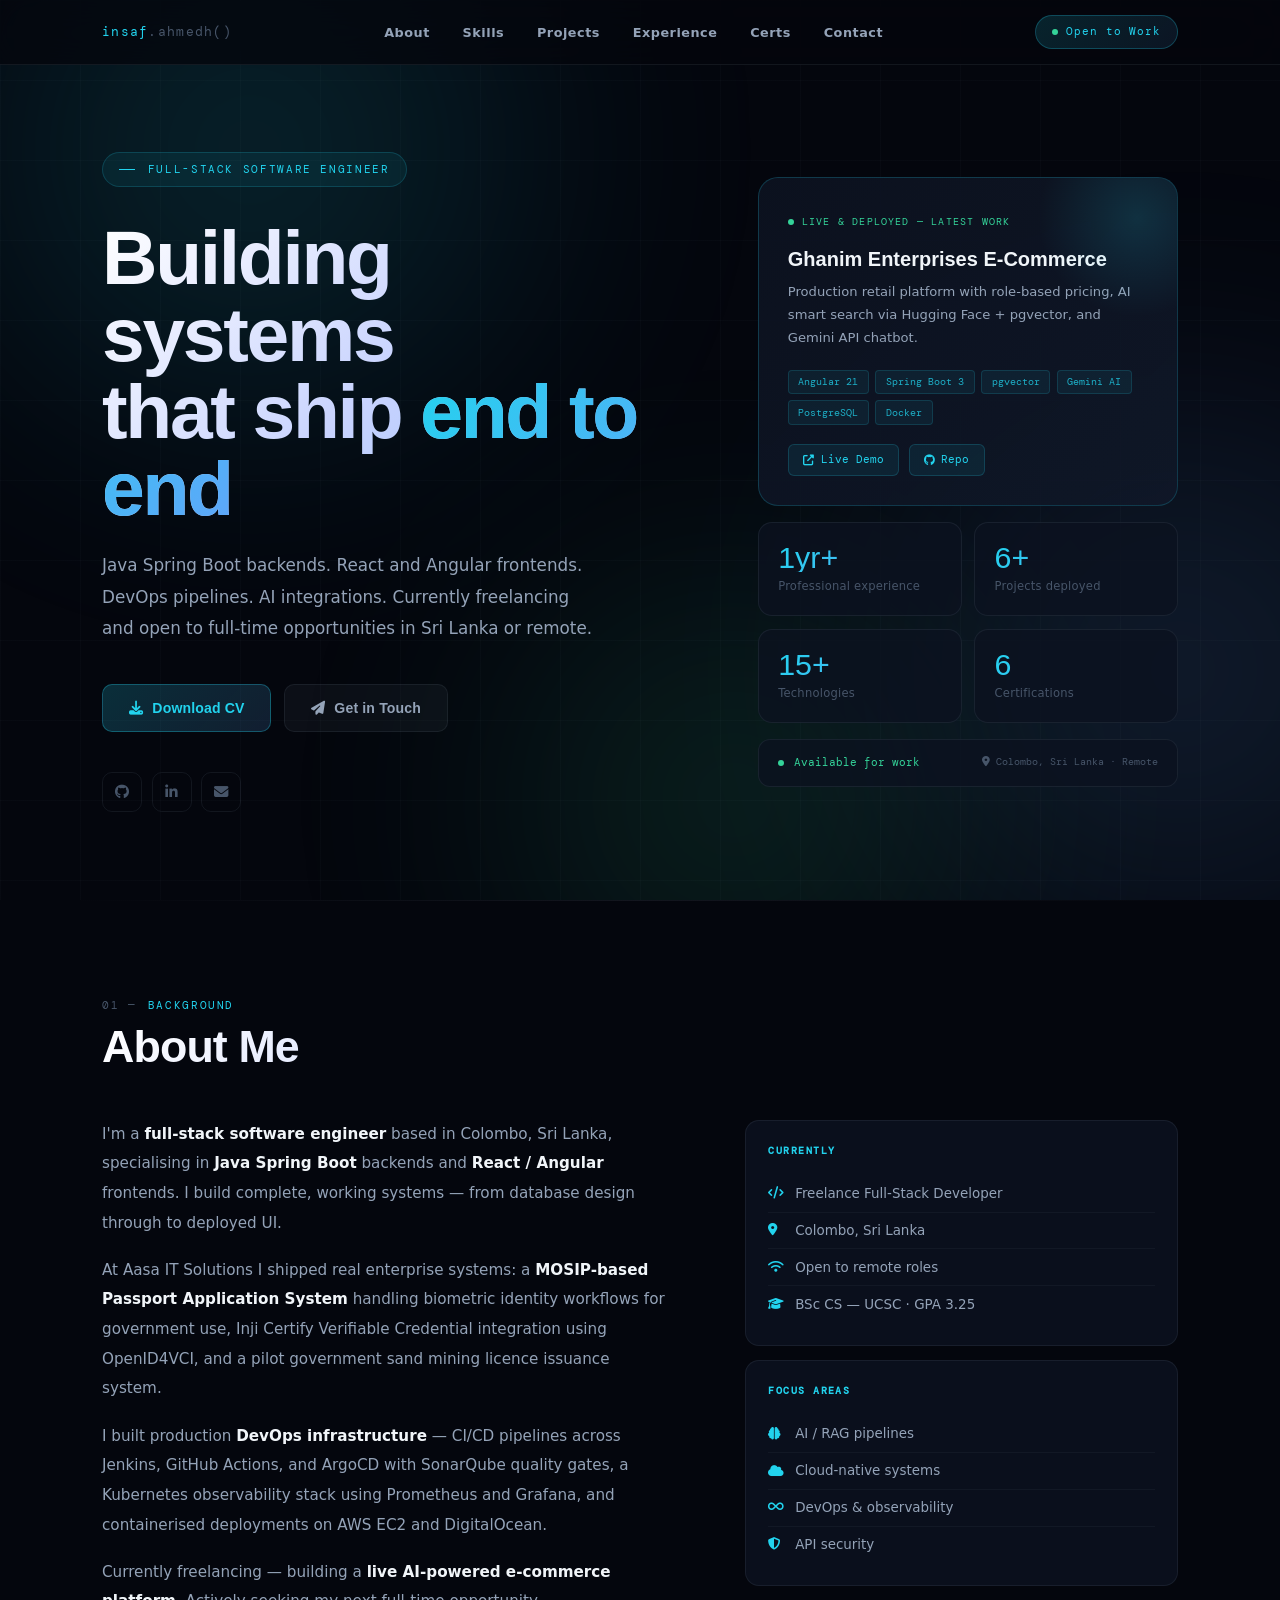
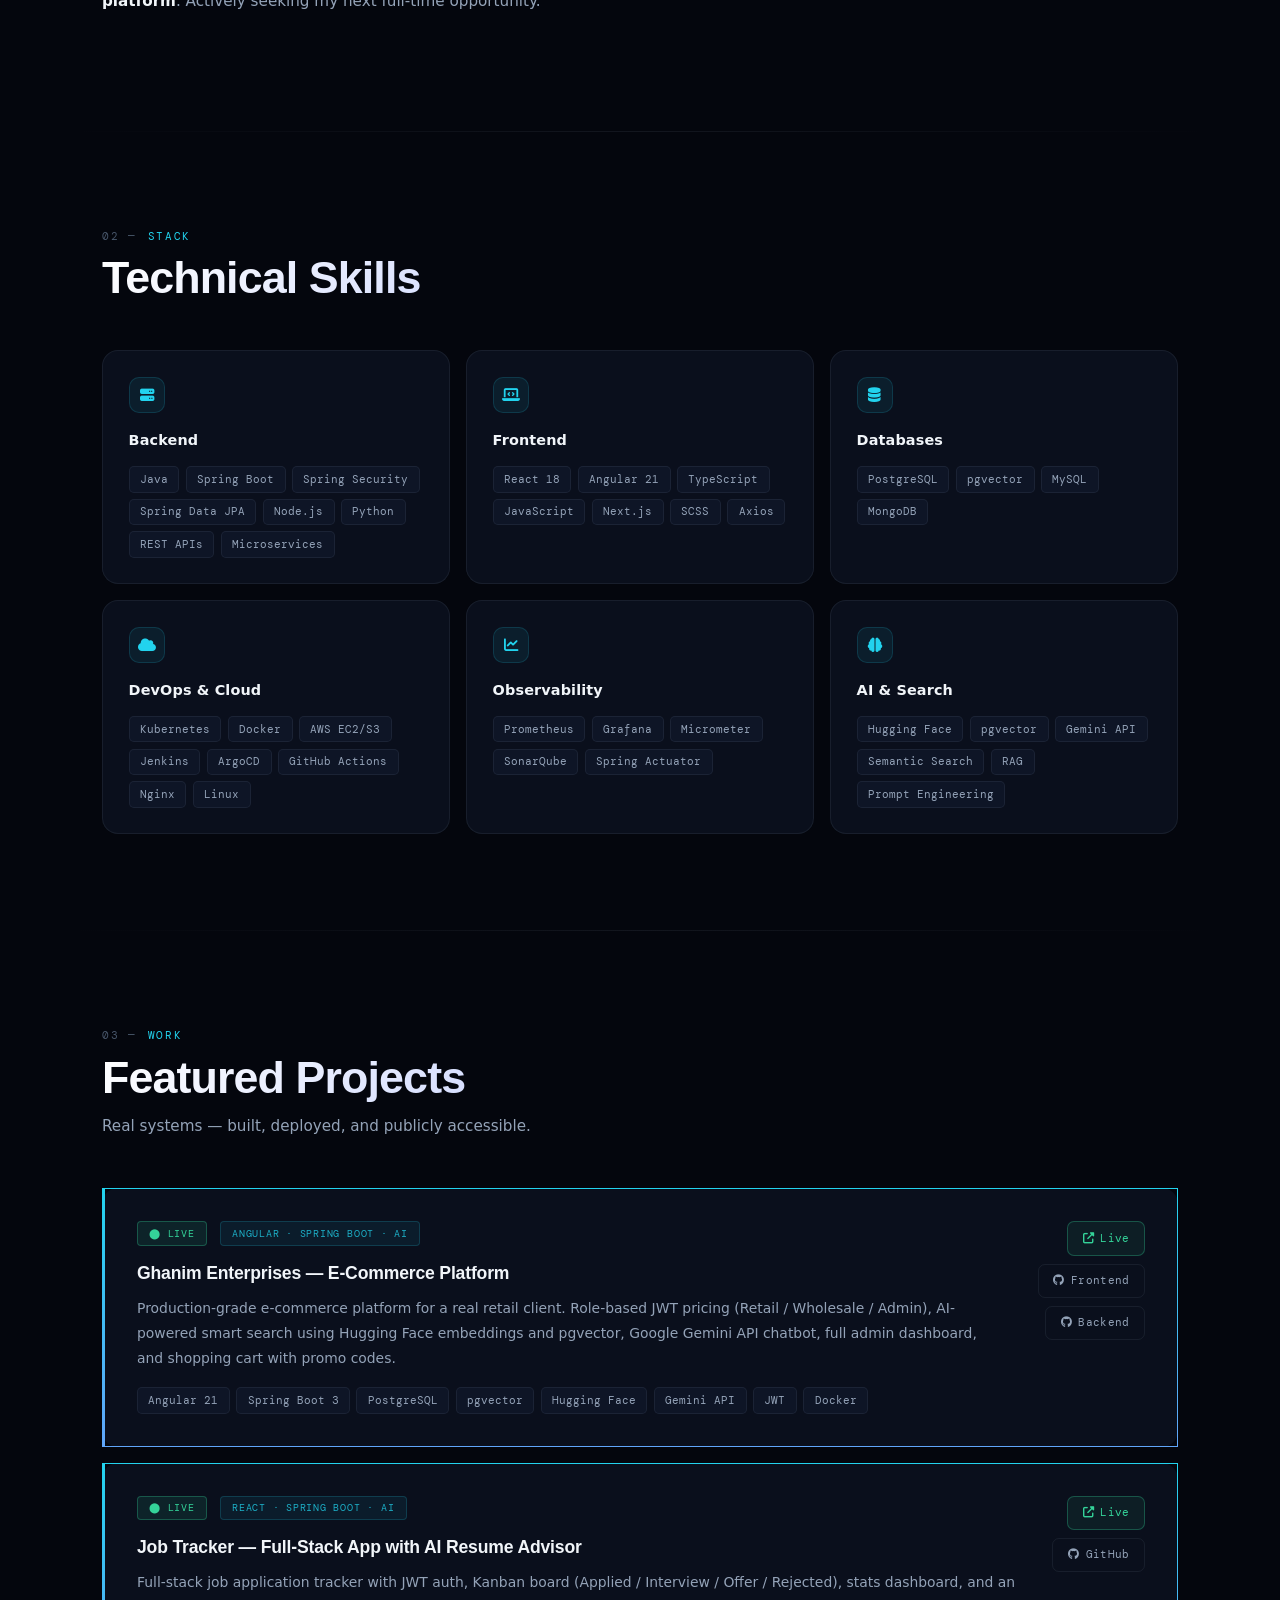
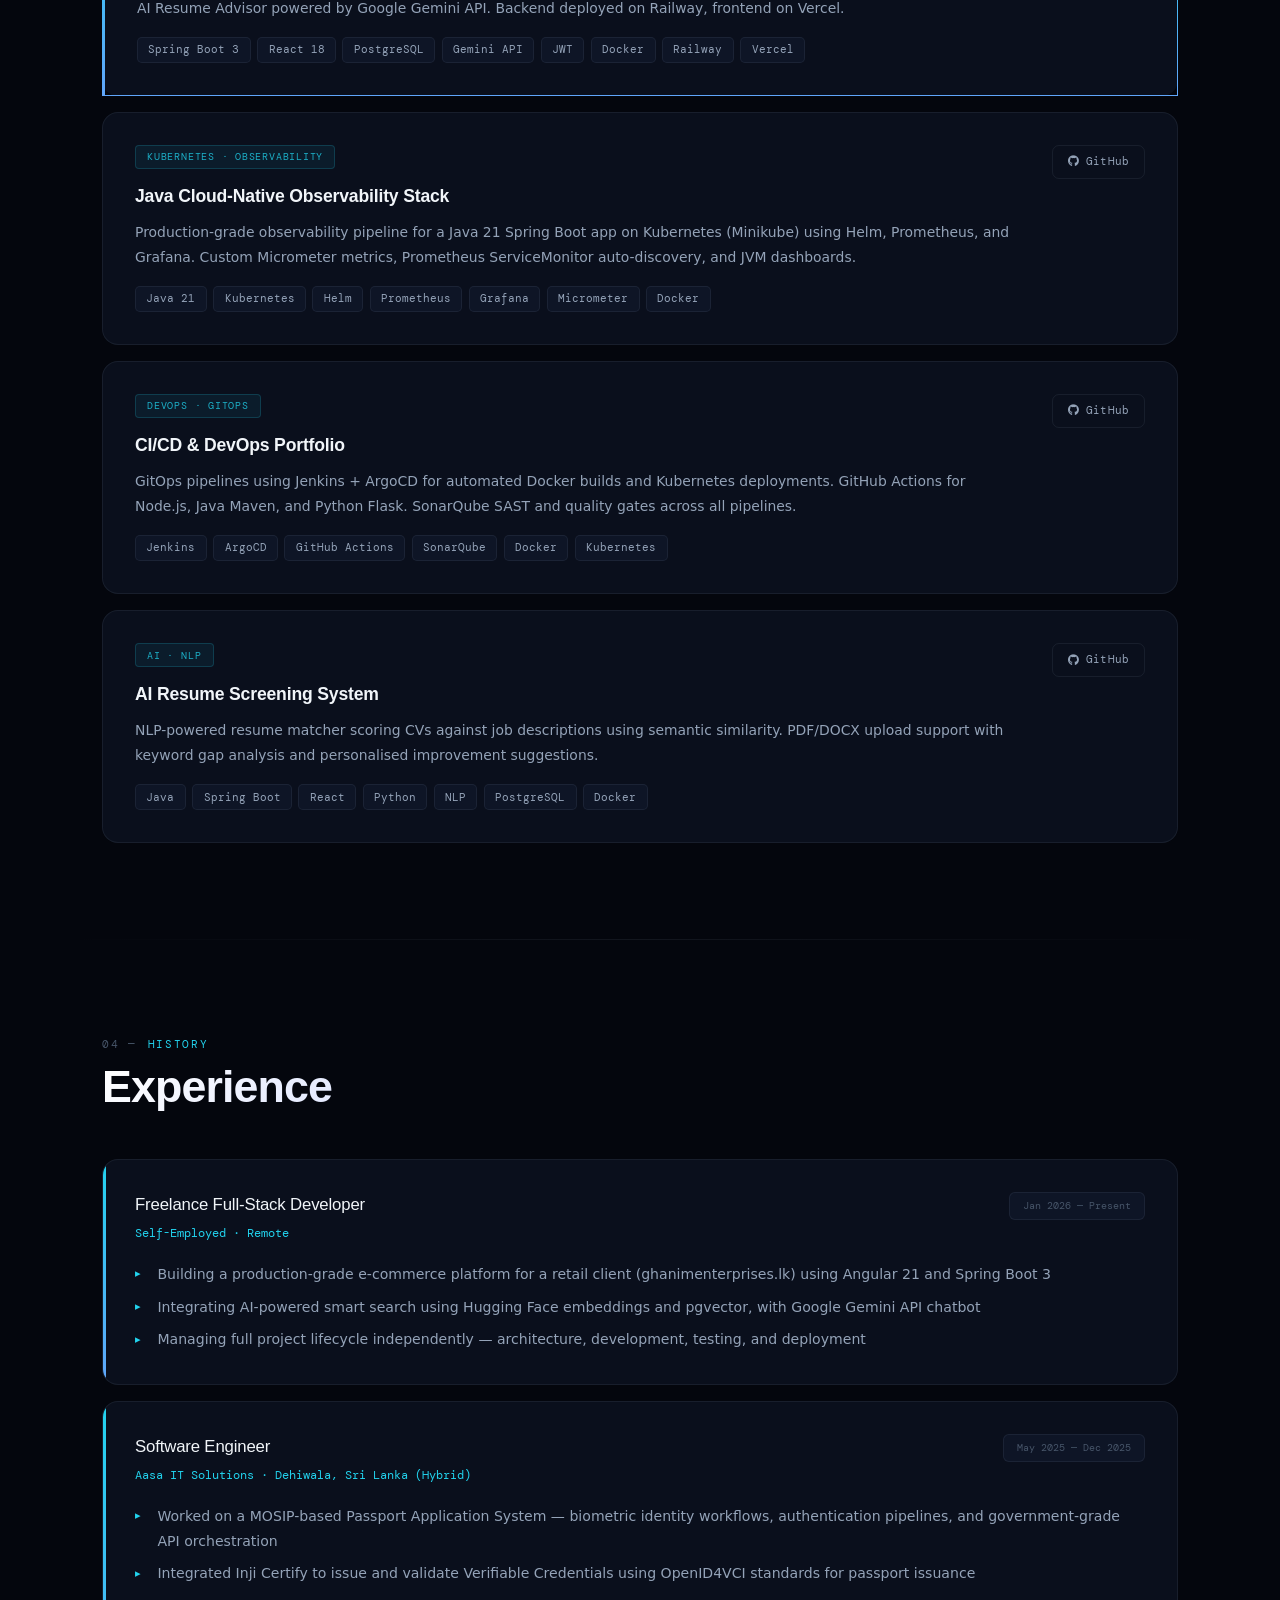
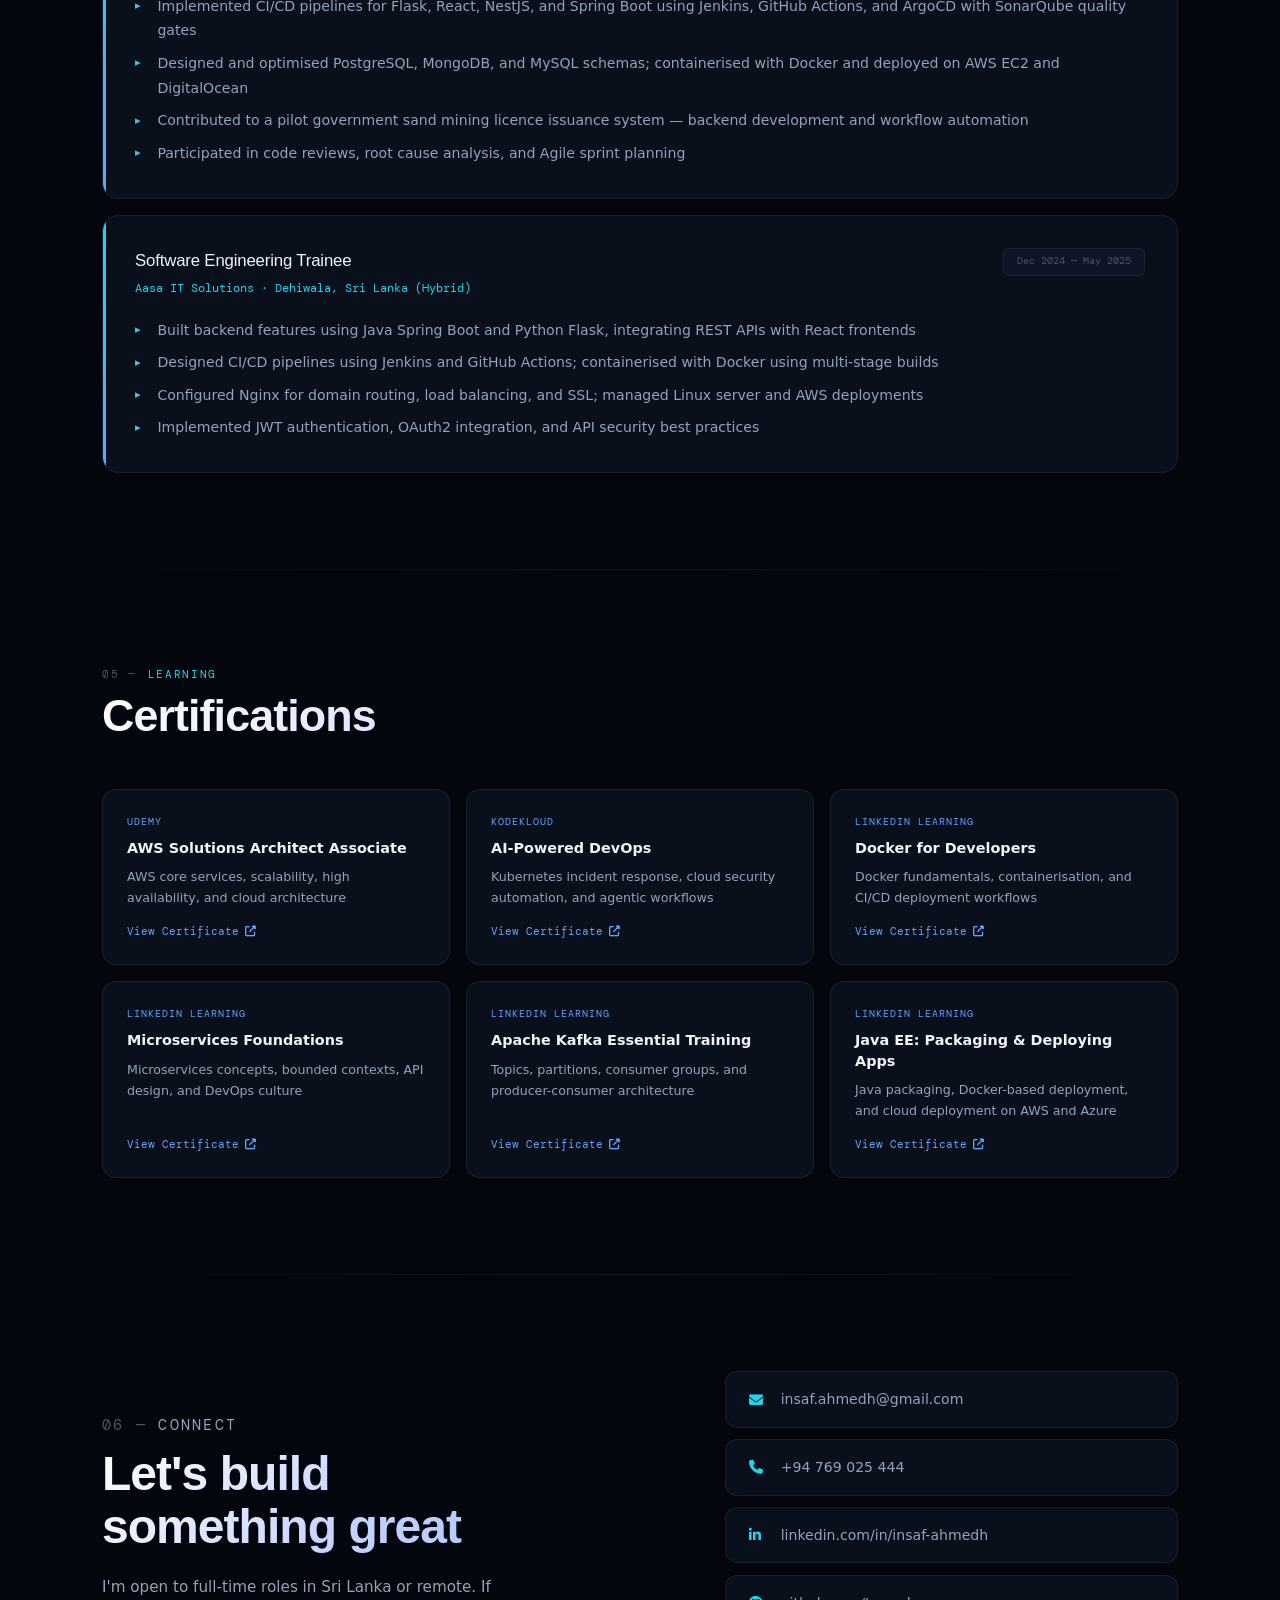
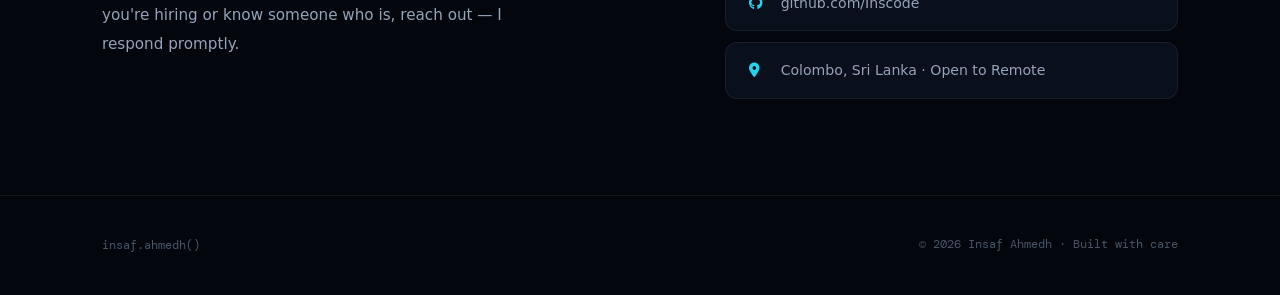
<file: index (2).html>
<!DOCTYPE html>
<html lang="en">
<head>
<meta charset="UTF-8">
<meta name="viewport" content="width=device-width, initial-scale=1.0">
<title>Insaf Ahmedh — Software Engineer</title>
<link rel="preconnect" href="https://fonts.googleapis.com">
<link href="https://fonts.googleapis.com/css2?family=Cabinet+Grotesk:wght@400;500;700;800;900&family=Clash+Display:wght@400;500;600;700&family=DM+Mono:wght@400;500&display=swap" rel="stylesheet">
<link href="https://cdnjs.cloudflare.com/ajax/libs/font-awesome/6.4.0/css/all.min.css" rel="stylesheet">
<style>
*,*::before,*::after{margin:0;padding:0;box-sizing:border-box}
:root{
  --bg:#04060d;--bg1:#080c18;--bg2:#0c1220;--bg3:#101828;
  --card:rgba(12,18,32,0.85);--card2:rgba(16,24,40,0.9);
  --cyan:#22d3ee;--blue:#60a5fa;--violet:#a78bfa;--emerald:#34d399;
  --cyan-dim:rgba(34,211,238,0.08);--blue-dim:rgba(96,165,250,0.08);
  --cyan-glow:rgba(34,211,238,0.15);--blue-glow:rgba(96,165,250,0.12);
  --text:#f1f5f9;--muted:#94a3b8;--subtle:#475569;
  --border:rgba(148,163,184,0.1);--border2:rgba(34,211,238,0.2);
  --grad-text:linear-gradient(135deg,#fff 0%,#c7d2fe 50%,#93c5fd 100%);
}
html{scroll-behavior:smooth}
body{font-family:'Cabinet Grotesk',system-ui,sans-serif;background:var(--bg);color:var(--text);overflow-x:hidden;line-height:1.6}

/* MESH BACKGROUND */
.mesh{position:fixed;inset:0;z-index:0;pointer-events:none;overflow:hidden}
.mesh-blob{position:absolute;border-radius:50%;filter:blur(120px);opacity:0.18;animation:drift 18s ease-in-out infinite}
.mesh-blob:nth-child(1){width:900px;height:700px;top:-200px;left:-200px;background:radial-gradient(circle,rgba(34,211,238,1),transparent 70%);animation-delay:0s}
.mesh-blob:nth-child(2){width:800px;height:800px;top:30%;right:-300px;background:radial-gradient(circle,rgba(96,165,250,1),transparent 70%);animation-delay:-6s}
.mesh-blob:nth-child(3){width:700px;height:600px;bottom:-200px;left:30%;background:radial-gradient(circle,rgba(52,211,153,1),transparent 70%);animation-delay:-12s}
@keyframes drift{0%,100%{transform:translate(0,0) scale(1)}33%{transform:translate(40px,-30px) scale(1.05)}66%{transform:translate(-20px,40px) scale(0.97)}}

/* GRID OVERLAY */
.grid-bg{position:fixed;inset:0;z-index:0;pointer-events:none;
  background-image:linear-gradient(rgba(148,163,184,0.03) 1px,transparent 1px),linear-gradient(90deg,rgba(148,163,184,0.03) 1px,transparent 1px);
  background-size:80px 80px}

/* NAV */
nav{position:fixed;top:0;width:100%;z-index:500;
  background:rgba(4,6,13,0.75);backdrop-filter:blur(24px);
  border-bottom:1px solid var(--border)}
.nav-inner{max-width:1140px;margin:0 auto;padding:0 2rem;height:64px;display:flex;align-items:center;justify-content:space-between;gap:1rem}
.logo{font-family:'DM Mono',monospace;font-size:0.8rem;letter-spacing:0.1em}
.logo-accent{color:var(--cyan)}
.logo-muted{color:var(--subtle)}
.nav-links{display:flex;gap:0.25rem;list-style:none}
.nav-links a{color:var(--muted);text-decoration:none;font-size:0.8rem;font-weight:600;padding:0.5rem 0.9rem;border-radius:8px;letter-spacing:0.04em;transition:all 0.2s}
.nav-links a:hover{color:var(--text);background:rgba(148,163,184,0.08)}
.nav-pill{background:linear-gradient(135deg,rgba(34,211,238,0.15),rgba(96,165,250,0.1));border:1px solid rgba(34,211,238,0.25);color:var(--cyan);padding:0.45rem 1rem;border-radius:20px;font-family:'DM Mono',monospace;font-size:0.7rem;letter-spacing:0.08em;display:flex;align-items:center;gap:0.5rem}
.dot-live{width:6px;height:6px;border-radius:50%;background:var(--emerald);animation:blink 2s infinite}
@keyframes blink{0%,100%{opacity:1}50%{opacity:0.3}}

/* HERO */
.hero{min-height:100vh;display:grid;grid-template-columns:1fr 420px;gap:4rem;align-items:center;
  padding-top:64px;max-width:1140px;margin:0 auto;padding-left:2rem;padding-right:2rem;position:relative;z-index:1}

.hero-eyebrow{display:inline-flex;align-items:center;gap:0.8rem;margin-bottom:2rem;
  padding:0.5rem 1rem;border-radius:20px;
  background:rgba(34,211,238,0.07);border:1px solid rgba(34,211,238,0.18);
  font-family:'DM Mono',monospace;font-size:0.68rem;color:var(--cyan);letter-spacing:0.15em;text-transform:uppercase}
.hero-eyebrow::before{content:'';width:16px;height:1px;background:var(--cyan)}

.hero h1{font-family:'Clash Display',sans-serif;font-size:clamp(3rem,6vw,5.2rem);line-height:1.0;letter-spacing:-0.03em;
  background:var(--grad-text);-webkit-background-clip:text;background-clip:text;-webkit-text-fill-color:transparent;margin-bottom:1.5rem}
.hero h1 .accent-word{background:linear-gradient(135deg,var(--cyan),var(--blue));-webkit-background-clip:text;background-clip:text;-webkit-text-fill-color:transparent}

.hero-desc{font-size:1.05rem;color:var(--muted);max-width:500px;margin-bottom:2.5rem;font-weight:400;line-height:1.85}

.hero-btns{display:flex;gap:0.8rem;flex-wrap:wrap;margin-bottom:2.5rem}
.btn{display:inline-flex;align-items:center;gap:0.6rem;padding:0.75rem 1.6rem;border-radius:10px;font-family:'Cabinet Grotesk',sans-serif;font-size:0.88rem;font-weight:700;text-decoration:none;cursor:pointer;border:none;transition:all 0.25s;letter-spacing:0.01em}
.btn-primary{background:linear-gradient(135deg,rgba(34,211,238,0.2),rgba(96,165,250,0.15));border:1px solid rgba(34,211,238,0.3);color:var(--cyan)}
.btn-primary:hover{background:linear-gradient(135deg,rgba(34,211,238,0.3),rgba(96,165,250,0.25));transform:translateY(-2px);box-shadow:0 12px 36px rgba(34,211,238,0.2)}
.btn-ghost{background:rgba(148,163,184,0.06);border:1px solid var(--border);color:var(--muted)}
.btn-ghost:hover{color:var(--text);border-color:rgba(148,163,184,0.3);transform:translateY(-2px)}

.hero-socials{display:flex;gap:0.6rem}
.hero-socials a{width:40px;height:40px;border-radius:10px;border:1px solid var(--border);display:flex;align-items:center;justify-content:center;color:var(--subtle);font-size:0.9rem;text-decoration:none;transition:all 0.2s}
.hero-socials a:hover{border-color:var(--border2);color:var(--cyan);background:var(--cyan-dim)}

/* HERO RIGHT PANEL */
.hero-panel{display:flex;flex-direction:column;gap:1rem}

.panel-featured{
  background:linear-gradient(135deg,rgba(12,18,32,0.95),rgba(16,24,40,0.9));
  border:1px solid rgba(34,211,238,0.2);border-radius:20px;padding:1.8rem;position:relative;overflow:hidden}
.panel-featured::before{content:'';position:absolute;top:-60px;right:-60px;width:200px;height:200px;
  background:radial-gradient(circle,rgba(34,211,238,0.15),transparent 70%);pointer-events:none}
.pf-badge{display:inline-flex;align-items:center;gap:0.5rem;margin-bottom:1rem;
  font-family:'DM Mono',monospace;font-size:0.62rem;color:var(--emerald);letter-spacing:0.12em;text-transform:uppercase}
.pf-dot{width:6px;height:6px;border-radius:50%;background:var(--emerald);animation:blink 2s infinite}
.pf-title{font-family:'Clash Display',sans-serif;font-size:1.25rem;color:var(--text);margin-bottom:0.6rem;line-height:1.3}
.pf-desc{font-size:0.82rem;color:var(--muted);line-height:1.75;margin-bottom:1.2rem}
.pf-tags{display:flex;flex-wrap:wrap;gap:0.4rem;margin-bottom:1.2rem}
.pf-tag{font-family:'DM Mono',monospace;font-size:0.6rem;padding:0.22rem 0.6rem;border-radius:4px;
  background:rgba(34,211,238,0.07);border:1px solid rgba(34,211,238,0.15);color:rgba(34,211,238,0.8)}
.pf-links{display:flex;gap:0.6rem}
.pf-link{display:inline-flex;align-items:center;gap:0.4rem;font-family:'DM Mono',monospace;font-size:0.68rem;
  color:var(--cyan);text-decoration:none;padding:0.4rem 0.9rem;border-radius:6px;
  background:rgba(34,211,238,0.08);border:1px solid rgba(34,211,238,0.18);transition:all 0.2s}
.pf-link:hover{background:rgba(34,211,238,0.15);transform:translateY(-1px)}

.panel-stats{display:grid;grid-template-columns:1fr 1fr;gap:0.8rem}
.pstat{background:rgba(12,18,32,0.8);border:1px solid var(--border);border-radius:14px;padding:1.2rem;transition:border-color 0.2s}
.pstat:hover{border-color:rgba(34,211,238,0.2)}
.pstat-n{font-family:'Clash Display',sans-serif;font-size:1.9rem;background:linear-gradient(135deg,var(--cyan),var(--blue));
  -webkit-background-clip:text;background-clip:text;-webkit-text-fill-color:transparent;line-height:1}
.pstat-l{font-size:0.72rem;color:var(--subtle);margin-top:0.3rem;letter-spacing:0.02em}

.panel-status{background:rgba(12,18,32,0.8);border:1px solid var(--border);border-radius:12px;
  padding:0.9rem 1.2rem;display:flex;align-items:center;justify-content:space-between}
.ps-left{display:flex;align-items:center;gap:0.6rem;font-family:'DM Mono',monospace;font-size:0.68rem;color:var(--emerald)}
.ps-right{font-family:'DM Mono',monospace;font-size:0.65rem;color:var(--subtle)}

/* SECTIONS */
.section{padding:6rem 0;position:relative;z-index:1}
.container{max-width:1140px;margin:0 auto;padding:0 2rem}
.section-divider{height:1px;background:linear-gradient(90deg,transparent,var(--border),transparent);max-width:1140px;margin:0 auto}

.sec-header{margin-bottom:3rem}
.sec-label{font-family:'DM Mono',monospace;font-size:0.68rem;color:var(--cyan);letter-spacing:0.15em;text-transform:uppercase;
  margin-bottom:0.5rem;display:flex;align-items:center;gap:0.7rem}
.sec-label::before{content:attr(data-n);color:var(--subtle)}
.sec-title{font-family:'Clash Display',sans-serif;font-size:clamp(1.8rem,3.5vw,2.8rem);
  background:var(--grad-text);-webkit-background-clip:text;background-clip:text;-webkit-text-fill-color:transparent;
  letter-spacing:-0.02em;line-height:1.1}
.sec-sub{color:var(--muted);font-size:0.95rem;margin-top:0.7rem;max-width:560px;line-height:1.8;font-weight:400}

/* ABOUT */
.about-grid{display:grid;grid-template-columns:1.3fr 1fr;gap:5rem;align-items:start}
.about-text p{color:var(--muted);font-size:0.95rem;line-height:1.95;margin-bottom:1.1rem}
.about-text strong{color:var(--text);font-weight:600}
.about-aside{display:flex;flex-direction:column;gap:0.9rem}
.aside-box{background:rgba(12,18,32,0.85);border:1px solid var(--border);border-radius:14px;padding:1.4rem}
.aside-box h4{font-family:'DM Mono',monospace;font-size:0.65rem;color:var(--cyan);letter-spacing:0.14em;text-transform:uppercase;margin-bottom:1rem}
.aside-row{display:flex;align-items:center;gap:0.8rem;padding:0.45rem 0;border-bottom:1px solid rgba(148,163,184,0.06);font-size:0.84rem;color:var(--muted)}
.aside-row:last-child{border:none}
.aside-row i{color:var(--cyan);font-size:0.78rem;width:14px;flex-shrink:0}

/* SKILLS */
.skills-grid{display:grid;grid-template-columns:repeat(3,1fr);gap:1rem}
.skill-card{background:rgba(12,18,32,0.85);border:1px solid var(--border);border-radius:16px;padding:1.6rem;
  transition:all 0.3s;position:relative;overflow:hidden}
.skill-card::after{content:'';position:absolute;bottom:0;left:0;right:0;height:2px;
  background:linear-gradient(90deg,var(--cyan),var(--blue),var(--violet));
  transform:scaleX(0);transform-origin:left;transition:transform 0.35s}
.skill-card:hover{border-color:rgba(34,211,238,0.2);transform:translateY(-3px);
  box-shadow:0 20px 50px rgba(0,0,0,0.35),0 0 0 1px rgba(34,211,238,0.08)}
.skill-card:hover::after{transform:scaleX(1)}
.skill-ico{width:36px;height:36px;border-radius:10px;background:var(--cyan-dim);border:1px solid rgba(34,211,238,0.15);
  display:flex;align-items:center;justify-content:center;color:var(--cyan);font-size:0.9rem;margin-bottom:1rem}
.skill-card h3{font-size:0.9rem;font-weight:700;color:var(--text);margin-bottom:0.9rem;letter-spacing:0.01em}
.badges{display:flex;flex-wrap:wrap;gap:0.4rem}
.badge{background:rgba(15,23,42,0.8);color:var(--muted);font-size:0.67rem;padding:0.22rem 0.65rem;
  border-radius:5px;font-family:'DM Mono',monospace;border:1px solid var(--border)}

/* PROJECTS */
.projects-wrap{display:flex;flex-direction:column;gap:1rem}
.project-row{background:rgba(12,18,32,0.85);border:1px solid var(--border);border-radius:16px;padding:2rem;
  display:grid;grid-template-columns:1fr auto;gap:2rem;align-items:start;transition:all 0.25s;position:relative;overflow:hidden}
.project-row.is-featured{border-left:3px solid;border-image:linear-gradient(180deg,var(--cyan),var(--blue)) 1}
.project-row:hover{border-color:rgba(34,211,238,0.25);box-shadow:0 20px 50px rgba(0,0,0,0.3)}
.proj-meta{display:flex;align-items:center;gap:0.8rem;margin-bottom:0.8rem}
.proj-chip{font-family:'DM Mono',monospace;font-size:0.6rem;padding:0.22rem 0.7rem;border-radius:4px;letter-spacing:0.08em;text-transform:uppercase}
.proj-chip.live{background:rgba(52,211,153,0.1);border:1px solid rgba(52,211,153,0.3);color:var(--emerald)}
.proj-chip.tag{background:rgba(34,211,238,0.07);border:1px solid rgba(34,211,238,0.18);color:rgba(34,211,238,0.8)}
.project-row h3{font-family:'Clash Display',sans-serif;font-size:1.1rem;color:var(--text);margin-bottom:0.6rem;letter-spacing:-0.01em}
.project-row p{color:var(--muted);font-size:0.87rem;line-height:1.8;margin-bottom:1rem}
.proj-links{display:flex;flex-direction:column;gap:0.5rem;align-items:flex-end;flex-shrink:0;min-width:90px}
.plink{display:inline-flex;align-items:center;gap:0.4rem;font-family:'DM Mono',monospace;font-size:0.7rem;
  padding:0.45rem 0.9rem;border-radius:7px;border:1px solid var(--border);color:var(--muted);
  text-decoration:none;white-space:nowrap;transition:all 0.2s;letter-spacing:0.03em}
.plink:hover{border-color:var(--border2);color:var(--cyan)}
.plink.live{background:rgba(52,211,153,0.08);border-color:rgba(52,211,153,0.3);color:var(--emerald)}

/* EXPERIENCE */
.exp-list{display:flex;flex-direction:column;gap:1rem}
.exp-card{background:rgba(12,18,32,0.85);border:1px solid var(--border);border-radius:16px;padding:2rem;
  position:relative;transition:border-color 0.25s;overflow:hidden}
.exp-card::before{content:'';position:absolute;left:0;top:0;bottom:0;width:3px;
  background:linear-gradient(180deg,var(--cyan),var(--blue));border-radius:3px 0 0 3px}
.exp-card:hover{border-color:rgba(34,211,238,0.2)}
.exp-top{display:flex;justify-content:space-between;align-items:flex-start;margin-bottom:1.2rem;flex-wrap:wrap;gap:0.6rem}
.exp-role{font-family:'Clash Display',sans-serif;font-size:1.05rem;color:var(--text);letter-spacing:-0.01em}
.exp-co{font-family:'DM Mono',monospace;font-size:0.75rem;color:var(--cyan);margin-top:0.3rem}
.exp-date{font-family:'DM Mono',monospace;font-size:0.65rem;color:var(--subtle);
  background:rgba(15,23,42,0.8);border:1px solid var(--border);padding:0.3rem 0.8rem;border-radius:6px;white-space:nowrap}
.exp-list-items{list-style:none;display:flex;flex-direction:column;gap:0.5rem}
.exp-list-items li{color:var(--muted);font-size:0.88rem;line-height:1.75;padding-left:1.4rem;position:relative}
.exp-list-items li::before{content:'▸';position:absolute;left:0;color:var(--cyan);font-size:0.7rem;top:0.15rem}

/* CERTS */
.certs-grid{display:grid;grid-template-columns:repeat(3,1fr);gap:1rem}
.cert-card{background:rgba(12,18,32,0.85);border:1px solid var(--border);border-radius:14px;padding:1.5rem;
  transition:all 0.25s;display:flex;flex-direction:column}
.cert-card:hover{border-color:rgba(96,165,250,0.25);transform:translateY(-2px);box-shadow:0 16px 40px rgba(0,0,0,0.3)}
.cert-src{font-family:'DM Mono',monospace;font-size:0.62rem;color:var(--blue);letter-spacing:0.1em;text-transform:uppercase;margin-bottom:0.5rem}
.cert-card h3{font-size:0.9rem;font-weight:600;color:var(--text);margin-bottom:0.5rem;line-height:1.4}
.cert-card p{font-size:0.79rem;color:var(--muted);line-height:1.7;flex:1;font-weight:400;margin-bottom:0.9rem}
.cert-link{font-family:'DM Mono',monospace;font-size:0.68rem;color:var(--blue);text-decoration:none;
  display:inline-flex;align-items:center;gap:0.4rem;margin-top:auto;transition:color 0.2s}
.cert-link:hover{color:var(--cyan)}

/* CONTACT */
.contact-grid{display:grid;grid-template-columns:1.2fr 1fr;gap:5rem;align-items:center}
.contact-left h2{font-family:'Clash Display',sans-serif;font-size:clamp(2rem,4vw,3rem);
  background:var(--grad-text);-webkit-background-clip:text;background-clip:text;-webkit-text-fill-color:transparent;
  letter-spacing:-0.02em;margin-bottom:1.2rem;line-height:1.1}
.contact-left p{color:var(--muted);font-size:0.95rem;line-height:1.9;max-width:420px}
.contact-cards{display:flex;flex-direction:column;gap:0.7rem}
.contact-card{background:rgba(12,18,32,0.85);border:1px solid var(--border);border-radius:12px;
  padding:1rem 1.4rem;display:flex;align-items:center;gap:1rem;transition:border-color 0.2s}
.contact-card:hover{border-color:var(--border2)}
.contact-card i{color:var(--cyan);font-size:0.88rem;width:16px;flex-shrink:0}
.contact-card a,.contact-card span{color:var(--muted);text-decoration:none;font-size:0.88rem}
.contact-card a:hover{color:var(--cyan)}

/* FOOTER */
footer{padding:2.5rem 0;border-top:1px solid var(--border);position:relative;z-index:1}
.footer-inner{max-width:1140px;margin:0 auto;padding:0 2rem;
  display:flex;align-items:center;justify-content:space-between;flex-wrap:wrap;gap:1rem}
.footer-logo{font-family:'DM Mono',monospace;font-size:0.75rem;color:var(--subtle)}
.footer-copy{font-family:'DM Mono',monospace;font-size:0.72rem;color:var(--subtle)}

/* SCROLL ANIMATIONS */
.reveal{opacity:0;transform:translateY(28px);transition:opacity 0.65s ease,transform 0.65s ease}
.reveal.in{opacity:1;transform:translateY(0)}
.reveal-delay-1{transition-delay:0.1s}
.reveal-delay-2{transition-delay:0.2s}
.reveal-delay-3{transition-delay:0.3s}

/* SCROLL INDICATOR */
.scroll-line{position:fixed;top:0;left:0;height:2px;background:linear-gradient(90deg,var(--cyan),var(--blue));z-index:9999;width:0%;transition:width 0.1s}

@media(max-width:1000px){
  .hero{grid-template-columns:1fr;min-height:auto;padding:100px 2rem 4rem}
  .hero-panel{display:none}
  .about-grid,.contact-grid{grid-template-columns:1fr;gap:3rem}
  .skills-grid{grid-template-columns:1fr 1fr}
  .certs-grid{grid-template-columns:1fr 1fr}
  .project-row{grid-template-columns:1fr}
  .proj-links{flex-direction:row;align-items:flex-start}
  .nav-links{display:none}
}
@media(max-width:600px){
  .skills-grid,.certs-grid{grid-template-columns:1fr}
  .panel-stats{grid-template-columns:1fr 1fr}
  .exp-top{flex-direction:column}
}
</style>
</head>
<body>

<div class="mesh">
  <div class="mesh-blob"></div>
  <div class="mesh-blob"></div>
  <div class="mesh-blob"></div>
</div>
<div class="grid-bg"></div>
<div class="scroll-line" id="scrollLine"></div>

<!-- NAV -->
<nav>
  <div class="nav-inner">
    <div class="logo"><span class="logo-accent">insaf</span><span class="logo-muted">.ahmedh()</span></div>
    <ul class="nav-links">
      <li><a href="#about">About</a></li>
      <li><a href="#skills">Skills</a></li>
      <li><a href="#projects">Projects</a></li>
      <li><a href="#experience">Experience</a></li>
      <li><a href="#certifications">Certs</a></li>
      <li><a href="#contact">Contact</a></li>
    </ul>
    <div class="nav-pill"><span class="dot-live"></span>Open to Work</div>
  </div>
</nav>

<!-- HERO -->
<div class="hero">
  <div class="hero-left">
    <div class="hero-eyebrow">Full-Stack Software Engineer</div>
    <h1>Building systems<br>that ship <span class="accent-word">end to end</span></h1>
    <p class="hero-desc">Java Spring Boot backends. React and Angular frontends. DevOps pipelines. AI integrations. Currently freelancing and open to full-time opportunities in Sri Lanka or remote.</p>
    <div class="hero-btns">
      <button class="btn btn-primary" onclick="window.open('Insaf_Ahmedh_CV_Final.pdf','_blank')"><i class="fas fa-download"></i> Download CV</button>
      <a href="#contact" class="btn btn-ghost"><i class="fas fa-paper-plane"></i> Get in Touch</a>
    </div>
    <div class="hero-socials">
      <a href="https://github.com/Inscode" target="_blank"><i class="fab fa-github"></i></a>
      <a href="https://www.linkedin.com/in/insaf-ahmedh/" target="_blank"><i class="fab fa-linkedin-in"></i></a>
      <a href="mailto:insaf.ahmedh@gmail.com"><i class="fas fa-envelope"></i></a>
    </div>
  </div>
  <div class="hero-panel">
    <div class="panel-featured">
      <p class="pf-badge"><span class="pf-dot"></span>Live & Deployed — Latest Work</p>
      <h2 class="pf-title">Ghanim Enterprises E-Commerce</h2>
      <p class="pf-desc">Production retail platform with role-based pricing, AI smart search via Hugging Face + pgvector, and Gemini API chatbot.</p>
      <div class="pf-tags">
        <span class="pf-tag">Angular 21</span><span class="pf-tag">Spring Boot 3</span>
        <span class="pf-tag">pgvector</span><span class="pf-tag">Gemini AI</span>
        <span class="pf-tag">PostgreSQL</span><span class="pf-tag">Docker</span>
      </div>
      <div class="pf-links">
        <a href="https://ghanimenterprises.lk" target="_blank" class="pf-link"><i class="fas fa-external-link-alt"></i> Live Demo</a>
        <a href="https://github.com/Inscode/ecommerce-angular-springboot" target="_blank" class="pf-link"><i class="fab fa-github"></i> Repo</a>
      </div>
    </div>
    <div class="panel-stats">
      <div class="pstat"><div class="pstat-n">1yr+</div><div class="pstat-l">Professional experience</div></div>
      <div class="pstat"><div class="pstat-n">6+</div><div class="pstat-l">Projects deployed</div></div>
      <div class="pstat"><div class="pstat-n">15+</div><div class="pstat-l">Technologies</div></div>
      <div class="pstat"><div class="pstat-n">6</div><div class="pstat-l">Certifications</div></div>
    </div>
    <div class="panel-status">
      <div class="ps-left"><span class="dot-live"></span>Available for work</div>
      <div class="ps-right"><i class="fas fa-map-marker-alt"></i> Colombo, Sri Lanka · Remote</div>
    </div>
  </div>
</div>

<div class="section-divider"></div>

<!-- ABOUT -->
<section class="section" id="about">
<div class="container">
  <div class="sec-header reveal">
    <p class="sec-label" data-n="01 —">Background</p>
    <h2 class="sec-title">About Me</h2>
  </div>
  <div class="about-grid">
    <div class="about-text reveal">
      <p>I'm a <strong>full-stack software engineer</strong> based in Colombo, Sri Lanka, specialising in <strong>Java Spring Boot</strong> backends and <strong>React / Angular</strong> frontends. I build complete, working systems — from database design through to deployed UI.</p>
      <p>At Aasa IT Solutions I shipped real enterprise systems: a <strong>MOSIP-based Passport Application System</strong> handling biometric identity workflows for government use, Inji Certify Verifiable Credential integration using OpenID4VCI, and a pilot government sand mining licence issuance system.</p>
      <p>I built production <strong>DevOps infrastructure</strong> — CI/CD pipelines across Jenkins, GitHub Actions, and ArgoCD with SonarQube quality gates, a Kubernetes observability stack using Prometheus and Grafana, and containerised deployments on AWS EC2 and DigitalOcean.</p>
      <p>Currently freelancing — building a <strong>live AI-powered e-commerce platform</strong>. Actively seeking my next full-time opportunity.</p>
    </div>
    <div class="about-aside reveal reveal-delay-2">
      <div class="aside-box">
        <h4>Currently</h4>
        <div class="aside-row"><i class="fas fa-code"></i>Freelance Full-Stack Developer</div>
        <div class="aside-row"><i class="fas fa-map-marker-alt"></i>Colombo, Sri Lanka</div>
        <div class="aside-row"><i class="fas fa-wifi"></i>Open to remote roles</div>
        <div class="aside-row"><i class="fas fa-graduation-cap"></i>BSc CS — UCSC · GPA 3.25</div>
      </div>
      <div class="aside-box">
        <h4>Focus Areas</h4>
        <div class="aside-row"><i class="fas fa-brain"></i>AI / RAG pipelines</div>
        <div class="aside-row"><i class="fas fa-cloud"></i>Cloud-native systems</div>
        <div class="aside-row"><i class="fas fa-infinity"></i>DevOps & observability</div>
        <div class="aside-row"><i class="fas fa-shield-alt"></i>API security</div>
      </div>
    </div>
  </div>
</div>
</section>

<div class="section-divider"></div>

<!-- SKILLS -->
<section class="section" id="skills">
<div class="container">
  <div class="sec-header reveal">
    <p class="sec-label" data-n="02 —">Stack</p>
    <h2 class="sec-title">Technical Skills</h2>
  </div>
  <div class="skills-grid">
    <div class="skill-card reveal"><div class="skill-ico"><i class="fas fa-server"></i></div><h3>Backend</h3><div class="badges"><span class="badge">Java</span><span class="badge">Spring Boot</span><span class="badge">Spring Security</span><span class="badge">Spring Data JPA</span><span class="badge">Node.js</span><span class="badge">Python</span><span class="badge">REST APIs</span><span class="badge">Microservices</span></div></div>
    <div class="skill-card reveal reveal-delay-1"><div class="skill-ico"><i class="fas fa-laptop-code"></i></div><h3>Frontend</h3><div class="badges"><span class="badge">React 18</span><span class="badge">Angular 21</span><span class="badge">TypeScript</span><span class="badge">JavaScript</span><span class="badge">Next.js</span><span class="badge">SCSS</span><span class="badge">Axios</span></div></div>
    <div class="skill-card reveal reveal-delay-2"><div class="skill-ico"><i class="fas fa-database"></i></div><h3>Databases</h3><div class="badges"><span class="badge">PostgreSQL</span><span class="badge">pgvector</span><span class="badge">MySQL</span><span class="badge">MongoDB</span></div></div>
    <div class="skill-card reveal"><div class="skill-ico"><i class="fas fa-cloud"></i></div><h3>DevOps & Cloud</h3><div class="badges"><span class="badge">Kubernetes</span><span class="badge">Docker</span><span class="badge">AWS EC2/S3</span><span class="badge">Jenkins</span><span class="badge">ArgoCD</span><span class="badge">GitHub Actions</span><span class="badge">Nginx</span><span class="badge">Linux</span></div></div>
    <div class="skill-card reveal reveal-delay-1"><div class="skill-ico"><i class="fas fa-chart-line"></i></div><h3>Observability</h3><div class="badges"><span class="badge">Prometheus</span><span class="badge">Grafana</span><span class="badge">Micrometer</span><span class="badge">SonarQube</span><span class="badge">Spring Actuator</span></div></div>
    <div class="skill-card reveal reveal-delay-2"><div class="skill-ico"><i class="fas fa-brain"></i></div><h3>AI & Search</h3><div class="badges"><span class="badge">Hugging Face</span><span class="badge">pgvector</span><span class="badge">Gemini API</span><span class="badge">Semantic Search</span><span class="badge">RAG</span><span class="badge">Prompt Engineering</span></div></div>
  </div>
</div>
</section>

<div class="section-divider"></div>

<!-- PROJECTS -->
<section class="section" id="projects">
<div class="container">
  <div class="sec-header reveal">
    <p class="sec-label" data-n="03 —">Work</p>
    <h2 class="sec-title">Featured Projects</h2>
    <p class="sec-sub">Real systems — built, deployed, and publicly accessible.</p>
  </div>
  <div class="projects-wrap">

    <div class="project-row is-featured reveal">
      <div>
        <div class="proj-meta"><span class="proj-chip live">⬤ Live</span><span class="proj-chip tag">Angular · Spring Boot · AI</span></div>
        <h3>Ghanim Enterprises — E-Commerce Platform</h3>
        <p>Production-grade e-commerce platform for a real retail client. Role-based JWT pricing (Retail / Wholesale / Admin), AI-powered smart search using Hugging Face embeddings and pgvector, Google Gemini API chatbot, full admin dashboard, and shopping cart with promo codes.</p>
        <div class="badges"><span class="badge">Angular 21</span><span class="badge">Spring Boot 3</span><span class="badge">PostgreSQL</span><span class="badge">pgvector</span><span class="badge">Hugging Face</span><span class="badge">Gemini API</span><span class="badge">JWT</span><span class="badge">Docker</span></div>
      </div>
      <div class="proj-links">
        <a href="https://ghanimenterprises.lk" target="_blank" class="plink live"><i class="fas fa-external-link-alt"></i> Live</a>
        <a href="https://github.com/Inscode/ecommerce-angular-springboot" target="_blank" class="plink"><i class="fab fa-github"></i> Frontend</a>
        <a href="https://github.com/Inscode/ghanim-enterprises-api" target="_blank" class="plink"><i class="fab fa-github"></i> Backend</a>
      </div>
    </div>

    <div class="project-row is-featured reveal">
      <div>
        <div class="proj-meta"><span class="proj-chip live">⬤ Live</span><span class="proj-chip tag">React · Spring Boot · AI</span></div>
        <h3>Job Tracker — Full-Stack App with AI Resume Advisor</h3>
        <p>Full-stack job application tracker with JWT auth, Kanban board (Applied / Interview / Offer / Rejected), stats dashboard, and an AI Resume Advisor powered by Google Gemini API. Backend deployed on Railway, frontend on Vercel.</p>
        <div class="badges"><span class="badge">Spring Boot 3</span><span class="badge">React 18</span><span class="badge">PostgreSQL</span><span class="badge">Gemini API</span><span class="badge">JWT</span><span class="badge">Docker</span><span class="badge">Railway</span><span class="badge">Vercel</span></div>
      </div>
      <div class="proj-links">
        <a href="https://job-tracker-hazel.vercel.app/" target="_blank" class="plink live"><i class="fas fa-external-link-alt"></i> Live</a>
        <a href="https://github.com/Inscode/job-tracker" target="_blank" class="plink"><i class="fab fa-github"></i> GitHub</a>
      </div>
    </div>

    <div class="project-row reveal">
      <div>
        <div class="proj-meta"><span class="proj-chip tag">Kubernetes · Observability</span></div>
        <h3>Java Cloud-Native Observability Stack</h3>
        <p>Production-grade observability pipeline for a Java 21 Spring Boot app on Kubernetes (Minikube) using Helm, Prometheus, and Grafana. Custom Micrometer metrics, Prometheus ServiceMonitor auto-discovery, and JVM dashboards.</p>
        <div class="badges"><span class="badge">Java 21</span><span class="badge">Kubernetes</span><span class="badge">Helm</span><span class="badge">Prometheus</span><span class="badge">Grafana</span><span class="badge">Micrometer</span><span class="badge">Docker</span></div>
      </div>
      <div class="proj-links"><a href="https://github.com/Inscode/java-k8s-observability" target="_blank" class="plink"><i class="fab fa-github"></i> GitHub</a></div>
    </div>

    <div class="project-row reveal">
      <div>
        <div class="proj-meta"><span class="proj-chip tag">DevOps · GitOps</span></div>
        <h3>CI/CD & DevOps Portfolio</h3>
        <p>GitOps pipelines using Jenkins + ArgoCD for automated Docker builds and Kubernetes deployments. GitHub Actions for Node.js, Java Maven, and Python Flask. SonarQube SAST and quality gates across all pipelines.</p>
        <div class="badges"><span class="badge">Jenkins</span><span class="badge">ArgoCD</span><span class="badge">GitHub Actions</span><span class="badge">SonarQube</span><span class="badge">Docker</span><span class="badge">Kubernetes</span></div>
      </div>
      <div class="proj-links"><a href="https://github.com/Inscode/devops-portfolio" target="_blank" class="plink"><i class="fab fa-github"></i> GitHub</a></div>
    </div>

    <div class="project-row reveal">
      <div>
        <div class="proj-meta"><span class="proj-chip tag">AI · NLP</span></div>
        <h3>AI Resume Screening System</h3>
        <p>NLP-powered resume matcher scoring CVs against job descriptions using semantic similarity. PDF/DOCX upload support with keyword gap analysis and personalised improvement suggestions.</p>
        <div class="badges"><span class="badge">Java</span><span class="badge">Spring Boot</span><span class="badge">React</span><span class="badge">Python</span><span class="badge">NLP</span><span class="badge">PostgreSQL</span><span class="badge">Docker</span></div>
      </div>
      <div class="proj-links"><a href="https://github.com/Inscode/ai-resume-screening-system" target="_blank" class="plink"><i class="fab fa-github"></i> GitHub</a></div>
    </div>

  </div>
</div>
</section>

<div class="section-divider"></div>

<!-- EXPERIENCE -->
<section class="section" id="experience">
<div class="container">
  <div class="sec-header reveal">
    <p class="sec-label" data-n="04 —">History</p>
    <h2 class="sec-title">Experience</h2>
  </div>
  <div class="exp-list">

    <div class="exp-card reveal">
      <div class="exp-top">
        <div><div class="exp-role">Freelance Full-Stack Developer</div><div class="exp-co">Self-Employed · Remote</div></div>
        <div class="exp-date">Jan 2026 — Present</div>
      </div>
      <ul class="exp-list-items">
        <li>Building a production-grade e-commerce platform for a retail client (ghanimenterprises.lk) using Angular 21 and Spring Boot 3</li>
        <li>Integrating AI-powered smart search using Hugging Face embeddings and pgvector, with Google Gemini API chatbot</li>
        <li>Managing full project lifecycle independently — architecture, development, testing, and deployment</li>
      </ul>
    </div>

    <div class="exp-card reveal">
      <div class="exp-top">
        <div><div class="exp-role">Software Engineer</div><div class="exp-co">Aasa IT Solutions · Dehiwala, Sri Lanka (Hybrid)</div></div>
        <div class="exp-date">May 2025 — Dec 2025</div>
      </div>
      <ul class="exp-list-items">
        <li>Worked on a MOSIP-based Passport Application System — biometric identity workflows, authentication pipelines, and government-grade API orchestration</li>
        <li>Integrated Inji Certify to issue and validate Verifiable Credentials using OpenID4VCI standards for passport issuance</li>
        <li>Implemented CI/CD pipelines for Flask, React, NestJS, and Spring Boot using Jenkins, GitHub Actions, and ArgoCD with SonarQube quality gates</li>
        <li>Designed and optimised PostgreSQL, MongoDB, and MySQL schemas; containerised with Docker and deployed on AWS EC2 and DigitalOcean</li>
        <li>Contributed to a pilot government sand mining licence issuance system — backend development and workflow automation</li>
        <li>Participated in code reviews, root cause analysis, and Agile sprint planning</li>
      </ul>
    </div>

    <div class="exp-card reveal">
      <div class="exp-top">
        <div><div class="exp-role">Software Engineering Trainee</div><div class="exp-co">Aasa IT Solutions · Dehiwala, Sri Lanka (Hybrid)</div></div>
        <div class="exp-date">Dec 2024 — May 2025</div>
      </div>
      <ul class="exp-list-items">
        <li>Built backend features using Java Spring Boot and Python Flask, integrating REST APIs with React frontends</li>
        <li>Designed CI/CD pipelines using Jenkins and GitHub Actions; containerised with Docker using multi-stage builds</li>
        <li>Configured Nginx for domain routing, load balancing, and SSL; managed Linux server and AWS deployments</li>
        <li>Implemented JWT authentication, OAuth2 integration, and API security best practices</li>
      </ul>
    </div>

  </div>
</div>
</section>

<div class="section-divider"></div>

<!-- CERTIFICATIONS -->
<section class="section" id="certifications">
<div class="container">
  <div class="sec-header reveal">
    <p class="sec-label" data-n="05 —">Learning</p>
    <h2 class="sec-title">Certifications</h2>
  </div>
  <div class="certs-grid">
    <div class="cert-card reveal"><div class="cert-src">Udemy</div><h3>AWS Solutions Architect Associate</h3><p>AWS core services, scalability, high availability, and cloud architecture</p><a href="https://www.udemy.com/certificate/UC-6f5c0148-9018-4182-9080-02b8e011be10/" target="_blank" class="cert-link">View Certificate <i class="fas fa-external-link-alt"></i></a></div>
    <div class="cert-card reveal reveal-delay-1"><div class="cert-src">KodeKloud</div><h3>AI-Powered DevOps</h3><p>Kubernetes incident response, cloud security automation, and agentic workflows</p><a href="https://learn.kodekloud.com/user/certificate/33e6178e-a5b4-4569-828c-9387d231273f" target="_blank" class="cert-link">View Certificate <i class="fas fa-external-link-alt"></i></a></div>
    <div class="cert-card reveal reveal-delay-2"><div class="cert-src">LinkedIn Learning</div><h3>Docker for Developers</h3><p>Docker fundamentals, containerisation, and CI/CD deployment workflows</p><a href="https://www.linkedin.com/learning/certificates/347e430a9557c72bce8a106820358f0ba3de6e1f11d466babe5aaad3787f6c88" target="_blank" class="cert-link">View Certificate <i class="fas fa-external-link-alt"></i></a></div>
    <div class="cert-card reveal"><div class="cert-src">LinkedIn Learning</div><h3>Microservices Foundations</h3><p>Microservices concepts, bounded contexts, API design, and DevOps culture</p><a href="https://www.linkedin.com/learning/certificates/57e4b8a4f7177c986979a9d42846057095da36af68656e7f57e18be431e5f77e" target="_blank" class="cert-link">View Certificate <i class="fas fa-external-link-alt"></i></a></div>
    <div class="cert-card reveal reveal-delay-1"><div class="cert-src">LinkedIn Learning</div><h3>Apache Kafka Essential Training</h3><p>Topics, partitions, consumer groups, and producer-consumer architecture</p><a href="https://www.linkedin.com/learning/certificates/80250ac4dd65cb01b6b82eab3298251633b703c45964a5f25d87d61f8a7d207a" target="_blank" class="cert-link">View Certificate <i class="fas fa-external-link-alt"></i></a></div>
    <div class="cert-card reveal reveal-delay-2"><div class="cert-src">LinkedIn Learning</div><h3>Java EE: Packaging & Deploying Apps</h3><p>Java packaging, Docker-based deployment, and cloud deployment on AWS and Azure</p><a href="https://www.linkedin.com/learning/certificates/0602b740cb68705cd2d57168dfe6135aa9510217befabe1d89af8cd5fa87e666" target="_blank" class="cert-link">View Certificate <i class="fas fa-external-link-alt"></i></a></div>
  </div>
</div>
</section>

<div class="section-divider"></div>

<!-- CONTACT -->
<section class="section" id="contact">
<div class="container">
  <div class="contact-grid reveal">
    <div class="contact-left">
      <p class="sec-label" data-n="06 —">Connect</p>
      <h2>Let's build<br>something great</h2>
      <p>I'm open to full-time roles in Sri Lanka or remote. If you're hiring or know someone who is, reach out — I respond promptly.</p>
    </div>
    <div class="contact-cards">
      <div class="contact-card"><i class="fas fa-envelope"></i><a href="mailto:insaf.ahmedh@gmail.com">insaf.ahmedh@gmail.com</a></div>
      <div class="contact-card"><i class="fas fa-phone"></i><a href="tel:+94769025444">+94 769 025 444</a></div>
      <div class="contact-card"><i class="fab fa-linkedin-in"></i><a href="https://www.linkedin.com/in/insaf-ahmedh/" target="_blank">linkedin.com/in/insaf-ahmedh</a></div>
      <div class="contact-card"><i class="fab fa-github"></i><a href="https://github.com/Inscode" target="_blank">github.com/Inscode</a></div>
      <div class="contact-card"><i class="fas fa-map-marker-alt"></i><span>Colombo, Sri Lanka · Open to Remote</span></div>
    </div>
  </div>
</div>
</section>

<footer>
  <div class="footer-inner">
    <div class="footer-logo">insaf.ahmedh()</div>
    <div class="footer-copy">© <span id="year"></span> Insaf Ahmedh · Built with care</div>
  </div>
</footer>

<script>
// Scroll progress line
window.addEventListener('scroll',()=>{
  const p=(window.scrollY/(document.documentElement.scrollHeight-window.innerHeight))*100;
  document.getElementById('scrollLine').style.width=p+'%';
});

// Smooth scroll
document.querySelectorAll('a[href^="#"]').forEach(a=>{
  a.addEventListener('click',e=>{
    const t=document.querySelector(a.getAttribute('href'));
    if(!t)return;
    e.preventDefault();
    t.scrollIntoView({behavior:'smooth',block:'start'});
  });
});

// Scroll reveal
const obs=new IntersectionObserver(entries=>{
  entries.forEach(e=>{if(e.isIntersecting)e.target.classList.add('in')});
},{threshold:0.08});
document.querySelectorAll('.reveal').forEach(el=>obs.observe(el));

// Footer year
document.getElementById('year').textContent=new Date().getFullYear();
</script>
</body>
</html>
</file>
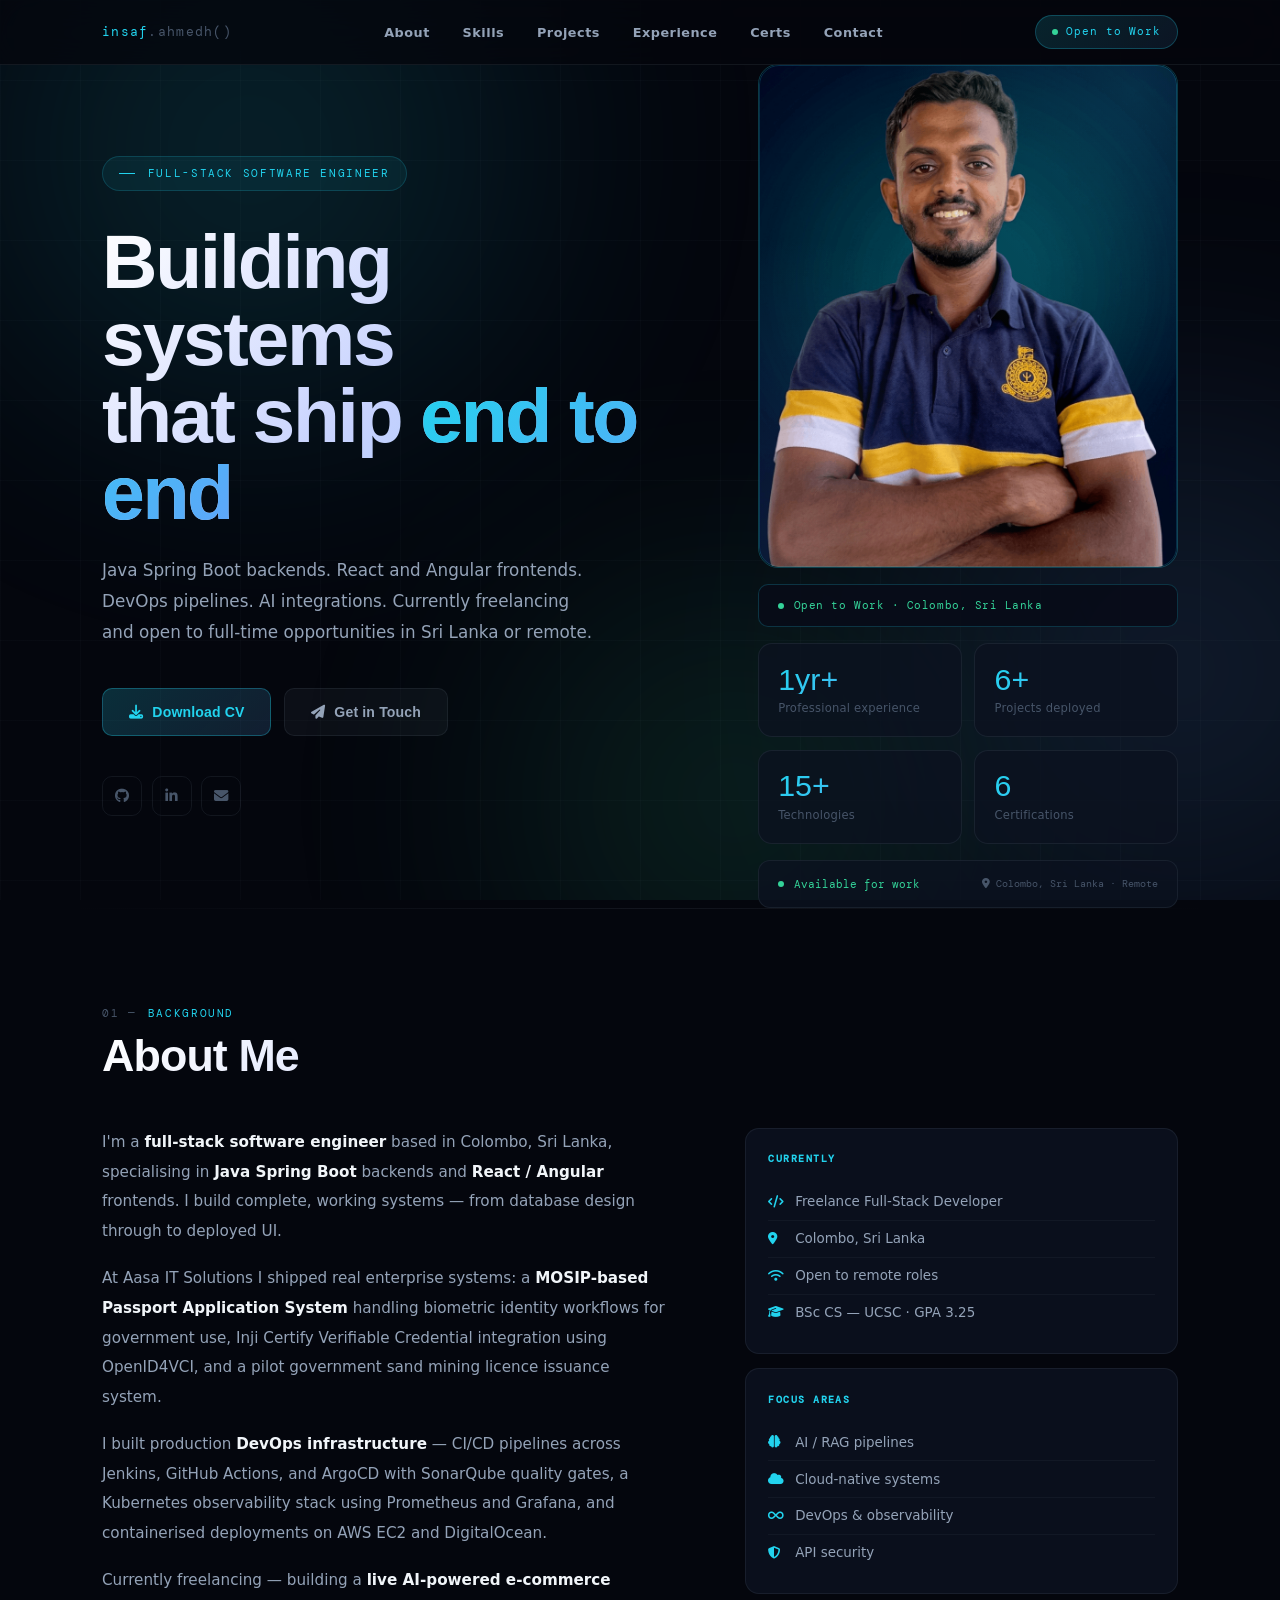
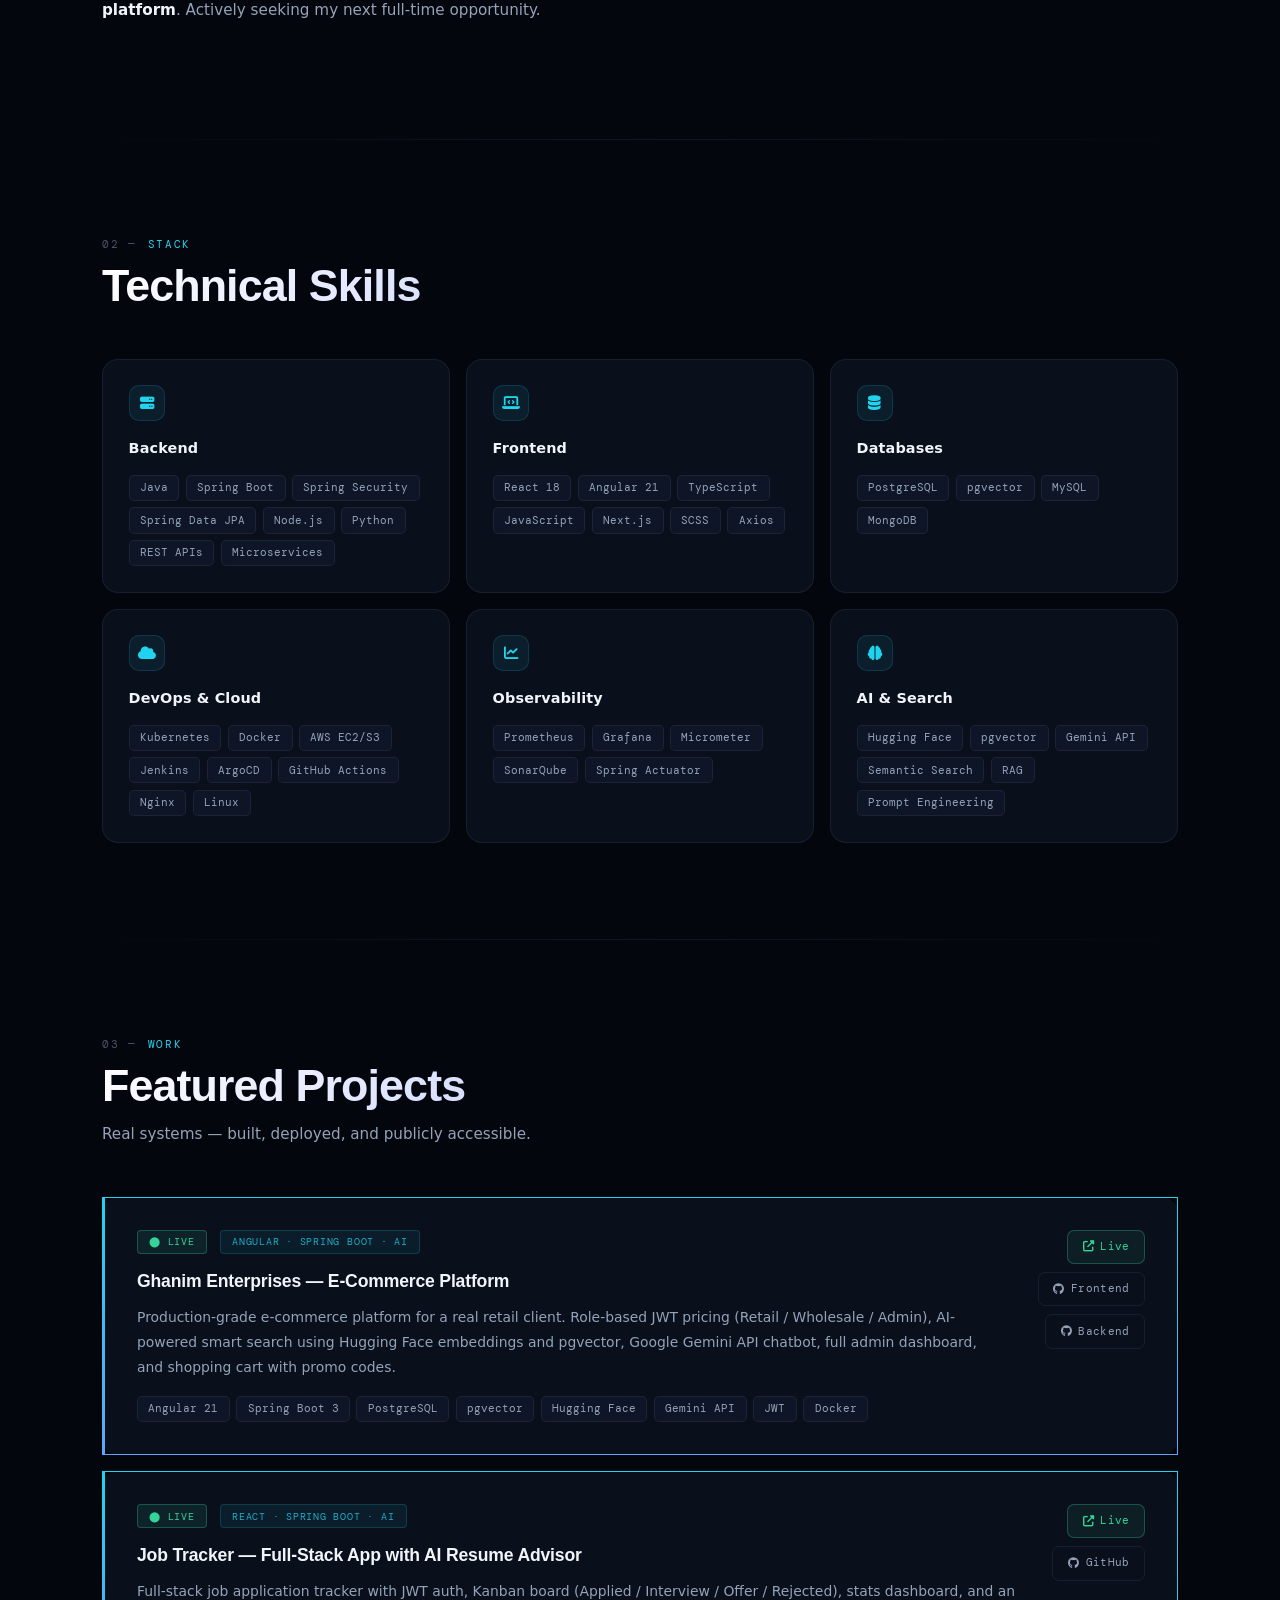
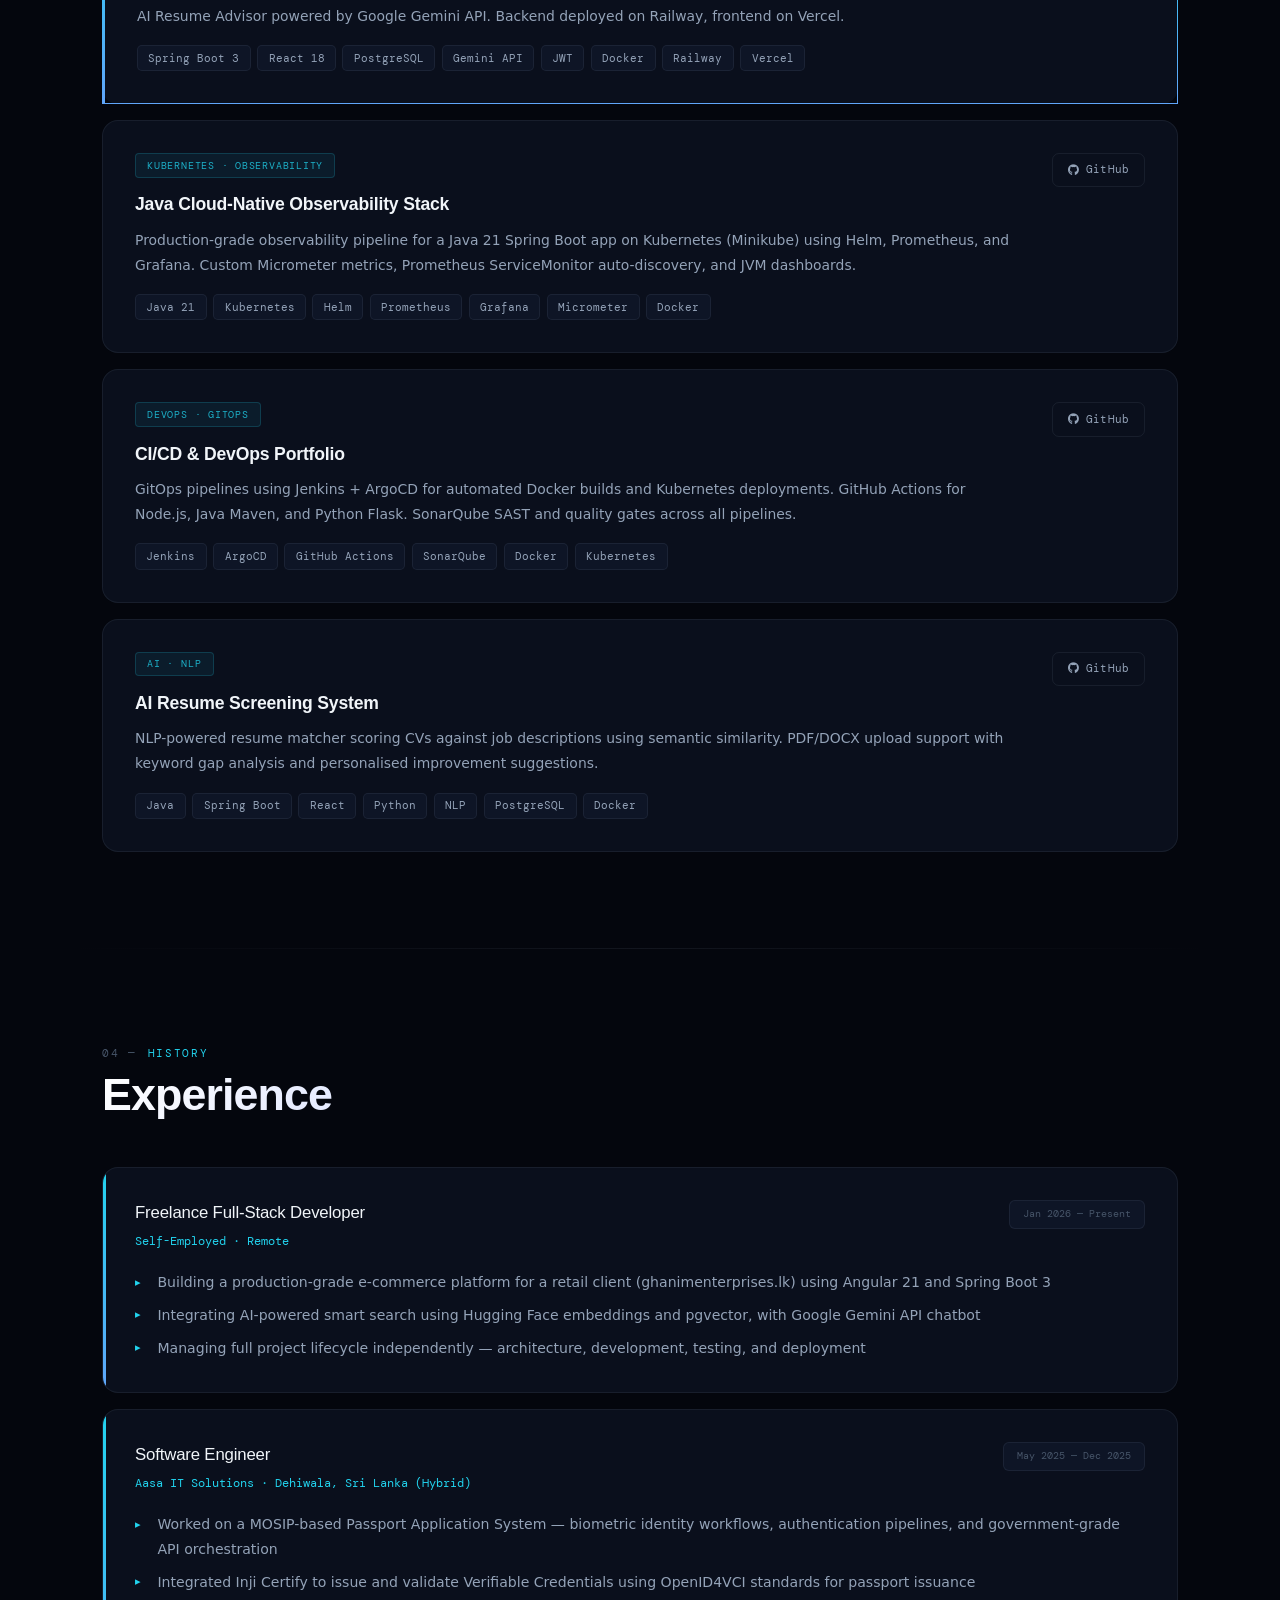
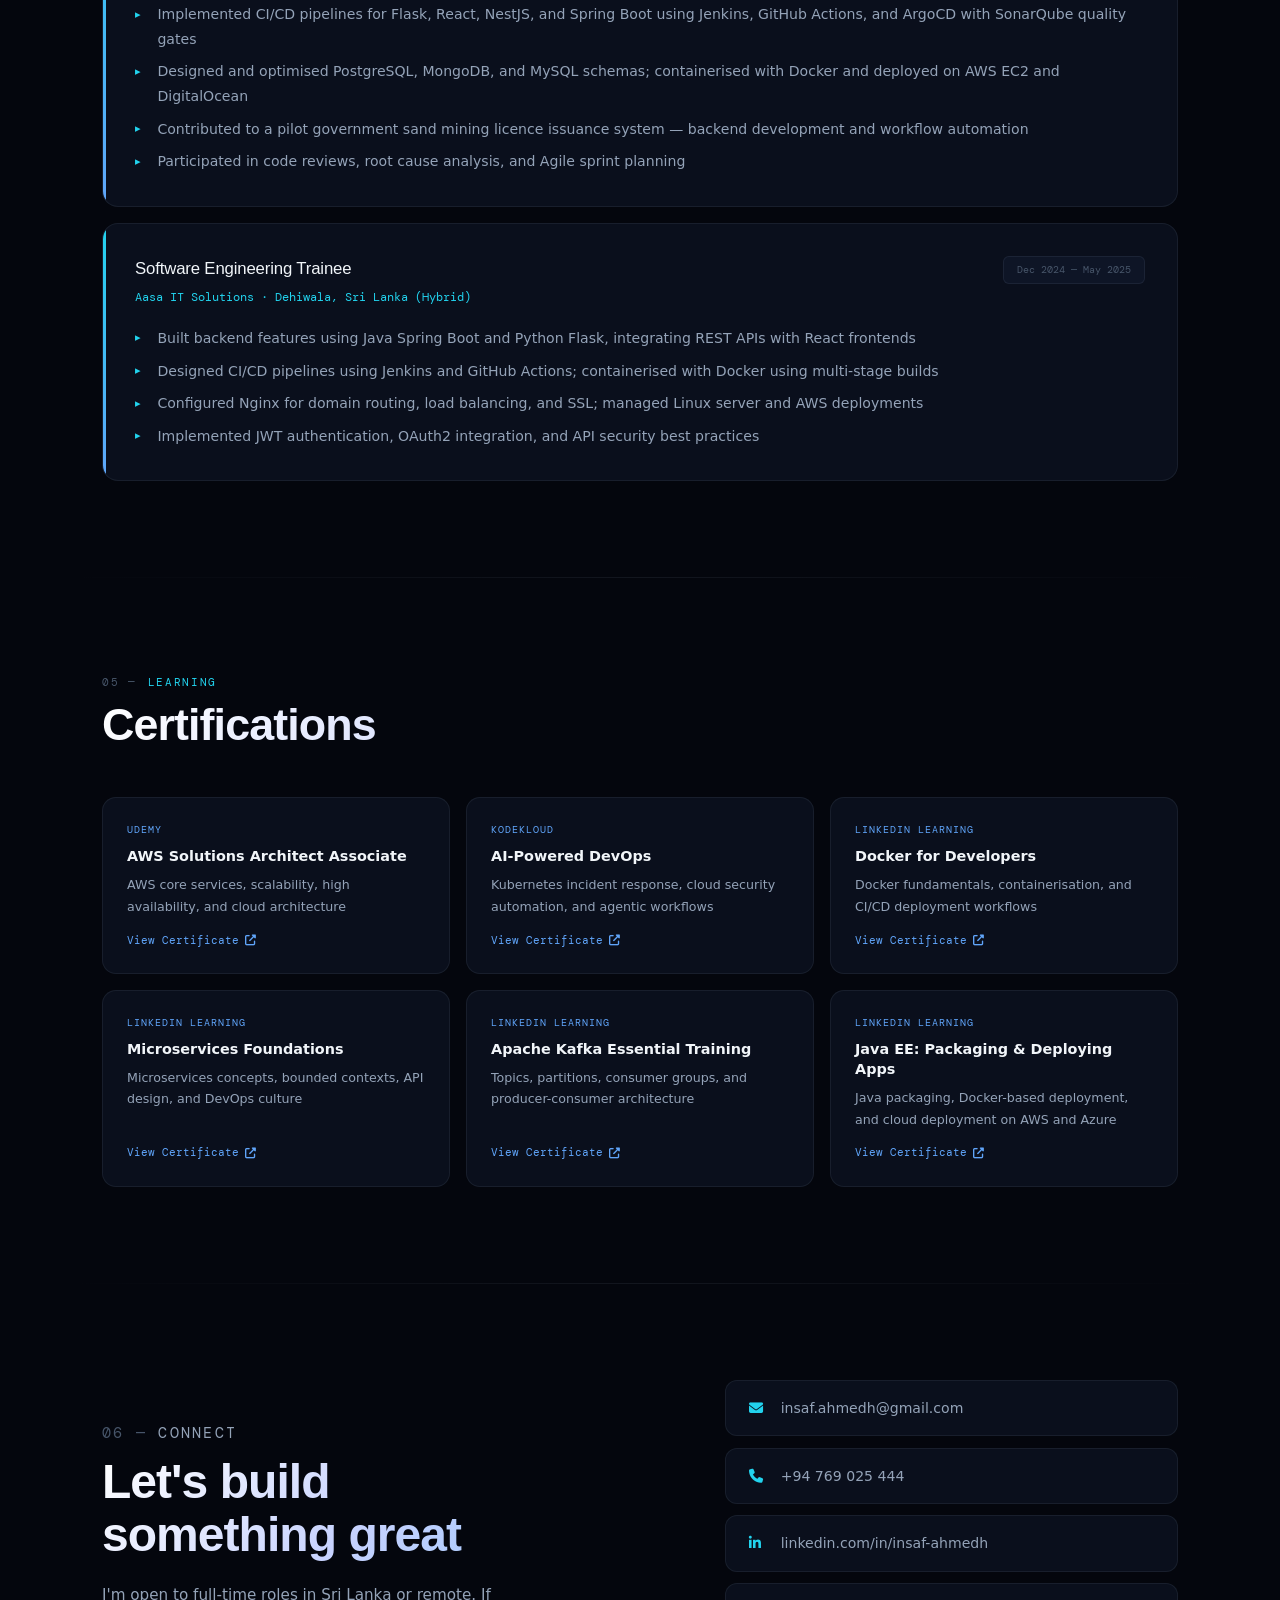
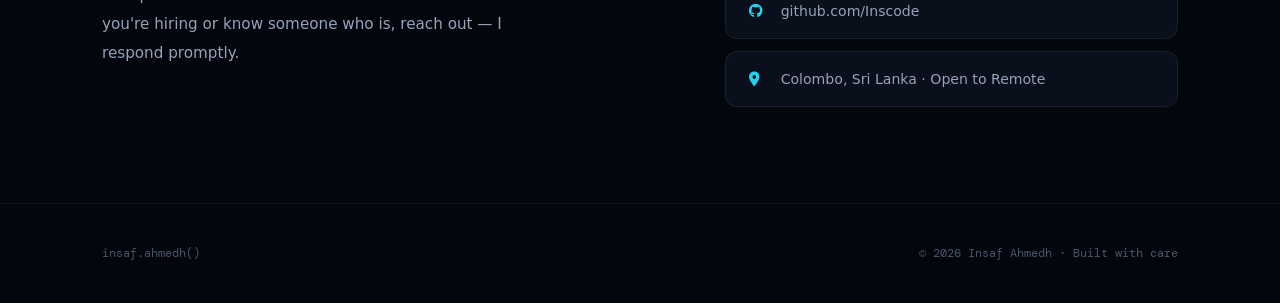
<file: index (5).html>
<!DOCTYPE html>
<html lang="en">
<head>
<meta charset="UTF-8">
<meta name="viewport" content="width=device-width, initial-scale=1.0">
<title>Insaf Ahmedh — Software Engineer</title>
<link rel="preconnect" href="https://fonts.googleapis.com">
<link href="https://fonts.googleapis.com/css2?family=Cabinet+Grotesk:wght@400;500;700;800;900&family=Clash+Display:wght@400;500;600;700&family=DM+Mono:wght@400;500&display=swap" rel="stylesheet">
<link href="https://cdnjs.cloudflare.com/ajax/libs/font-awesome/6.4.0/css/all.min.css" rel="stylesheet">
<style>
*,*::before,*::after{margin:0;padding:0;box-sizing:border-box}
:root{
  --bg:#04060d;--bg1:#080c18;--bg2:#0c1220;--bg3:#101828;
  --card:rgba(12,18,32,0.85);--card2:rgba(16,24,40,0.9);
  --cyan:#22d3ee;--blue:#60a5fa;--violet:#a78bfa;--emerald:#34d399;
  --cyan-dim:rgba(34,211,238,0.08);--blue-dim:rgba(96,165,250,0.08);
  --cyan-glow:rgba(34,211,238,0.15);--blue-glow:rgba(96,165,250,0.12);
  --text:#f1f5f9;--muted:#94a3b8;--subtle:#475569;
  --border:rgba(148,163,184,0.1);--border2:rgba(34,211,238,0.2);
  --grad-text:linear-gradient(135deg,#fff 0%,#c7d2fe 50%,#93c5fd 100%);
}
html{scroll-behavior:smooth}
body{font-family:'Cabinet Grotesk',system-ui,sans-serif;background:var(--bg);color:var(--text);overflow-x:hidden;line-height:1.6}

/* MESH BACKGROUND */
.mesh{position:fixed;inset:0;z-index:0;pointer-events:none;overflow:hidden}
.mesh-blob{position:absolute;border-radius:50%;filter:blur(120px);opacity:0.18;animation:drift 18s ease-in-out infinite}
.mesh-blob:nth-child(1){width:900px;height:700px;top:-200px;left:-200px;background:radial-gradient(circle,rgba(34,211,238,1),transparent 70%);animation-delay:0s}
.mesh-blob:nth-child(2){width:800px;height:800px;top:30%;right:-300px;background:radial-gradient(circle,rgba(96,165,250,1),transparent 70%);animation-delay:-6s}
.mesh-blob:nth-child(3){width:700px;height:600px;bottom:-200px;left:30%;background:radial-gradient(circle,rgba(52,211,153,1),transparent 70%);animation-delay:-12s}
@keyframes drift{0%,100%{transform:translate(0,0) scale(1)}33%{transform:translate(40px,-30px) scale(1.05)}66%{transform:translate(-20px,40px) scale(0.97)}}

/* GRID OVERLAY */
.grid-bg{position:fixed;inset:0;z-index:0;pointer-events:none;
  background-image:linear-gradient(rgba(148,163,184,0.03) 1px,transparent 1px),linear-gradient(90deg,rgba(148,163,184,0.03) 1px,transparent 1px);
  background-size:80px 80px}

/* NAV */
nav{position:fixed;top:0;width:100%;z-index:500;
  background:rgba(4,6,13,0.75);backdrop-filter:blur(24px);
  border-bottom:1px solid var(--border)}
.nav-inner{max-width:1140px;margin:0 auto;padding:0 2rem;height:64px;display:flex;align-items:center;justify-content:space-between;gap:1rem}
.logo{font-family:'DM Mono',monospace;font-size:0.8rem;letter-spacing:0.1em}
.logo-accent{color:var(--cyan)}
.logo-muted{color:var(--subtle)}
.nav-links{display:flex;gap:0.25rem;list-style:none}
.nav-links a{color:var(--muted);text-decoration:none;font-size:0.8rem;font-weight:600;padding:0.5rem 0.9rem;border-radius:8px;letter-spacing:0.04em;transition:all 0.2s}
.nav-links a:hover{color:var(--text);background:rgba(148,163,184,0.08)}
.nav-pill{background:linear-gradient(135deg,rgba(34,211,238,0.15),rgba(96,165,250,0.1));border:1px solid rgba(34,211,238,0.25);color:var(--cyan);padding:0.45rem 1rem;border-radius:20px;font-family:'DM Mono',monospace;font-size:0.7rem;letter-spacing:0.08em;display:flex;align-items:center;gap:0.5rem}
.dot-live{width:6px;height:6px;border-radius:50%;background:var(--emerald);animation:blink 2s infinite}
@keyframes blink{0%,100%{opacity:1}50%{opacity:0.3}}

/* HERO */
.hero{min-height:100vh;display:grid;grid-template-columns:1fr 420px;gap:4rem;align-items:center;
  padding-top:64px;max-width:1140px;margin:0 auto;padding-left:2rem;padding-right:2rem;position:relative;z-index:1}

.hero-eyebrow{display:inline-flex;align-items:center;gap:0.8rem;margin-bottom:2rem;
  padding:0.5rem 1rem;border-radius:20px;
  background:rgba(34,211,238,0.07);border:1px solid rgba(34,211,238,0.18);
  font-family:'DM Mono',monospace;font-size:0.68rem;color:var(--cyan);letter-spacing:0.15em;text-transform:uppercase}
.hero-eyebrow::before{content:'';width:16px;height:1px;background:var(--cyan)}

.hero h1{font-family:'Clash Display',sans-serif;font-size:clamp(3rem,6vw,5.2rem);line-height:1.0;letter-spacing:-0.03em;
  background:var(--grad-text);-webkit-background-clip:text;background-clip:text;-webkit-text-fill-color:transparent;margin-bottom:1.5rem}
.hero h1 .accent-word{background:linear-gradient(135deg,var(--cyan),var(--blue));-webkit-background-clip:text;background-clip:text;-webkit-text-fill-color:transparent}

.hero-desc{font-size:1.05rem;color:var(--muted);max-width:500px;margin-bottom:2.5rem;font-weight:400;line-height:1.85}

.hero-btns{display:flex;gap:0.8rem;flex-wrap:wrap;margin-bottom:2.5rem}
.btn{display:inline-flex;align-items:center;gap:0.6rem;padding:0.75rem 1.6rem;border-radius:10px;font-family:'Cabinet Grotesk',sans-serif;font-size:0.88rem;font-weight:700;text-decoration:none;cursor:pointer;border:none;transition:all 0.25s;letter-spacing:0.01em}
.btn-primary{background:linear-gradient(135deg,rgba(34,211,238,0.2),rgba(96,165,250,0.15));border:1px solid rgba(34,211,238,0.3);color:var(--cyan)}
.btn-primary:hover{background:linear-gradient(135deg,rgba(34,211,238,0.3),rgba(96,165,250,0.25));transform:translateY(-2px);box-shadow:0 12px 36px rgba(34,211,238,0.2)}
.btn-ghost{background:rgba(148,163,184,0.06);border:1px solid var(--border);color:var(--muted)}
.btn-ghost:hover{color:var(--text);border-color:rgba(148,163,184,0.3);transform:translateY(-2px)}

.hero-socials{display:flex;gap:0.6rem}
.hero-socials a{width:40px;height:40px;border-radius:10px;border:1px solid var(--border);display:flex;align-items:center;justify-content:center;color:var(--subtle);font-size:0.9rem;text-decoration:none;transition:all 0.2s}
.hero-socials a:hover{border-color:var(--border2);color:var(--cyan);background:var(--cyan-dim)}

/* HERO RIGHT PANEL */
.hero-panel{display:flex;flex-direction:column;gap:1rem}

/* PROFILE PHOTO */
.photo-wrap{position:relative;border-radius:20px;overflow:hidden;
  border:1px solid rgba(34,211,238,0.25)}
.profile-img{width:100%;display:block;border-radius:20px;
  object-fit:cover;object-position:top center;transition:transform 0.4s ease}
.photo-wrap:hover .profile-img{transform:scale(1.02)}
.photo-glow{position:absolute;inset:0;border-radius:20px;pointer-events:none;
  background:radial-gradient(ellipse at 90% 5%,rgba(34,211,238,0.18) 0%,transparent 45%),
             radial-gradient(ellipse at 10% 95%,rgba(96,165,250,0.12) 0%,transparent 45%);
  mix-blend-mode:screen}
.photo-border{position:absolute;inset:0;border-radius:20px;pointer-events:none;
  border:1px solid rgba(34,211,238,0.18)}
.photo-status{background:rgba(8,12,24,0.92);border:1px solid rgba(34,211,238,0.2);
  border-radius:10px;padding:0.75rem 1.2rem;display:flex;align-items:center;gap:0.6rem;
  font-family:'DM Mono',monospace;font-size:0.67rem;color:var(--emerald);letter-spacing:0.05em}

.panel-stats{display:grid;grid-template-columns:1fr 1fr;gap:0.8rem}
.pstat{background:rgba(12,18,32,0.8);border:1px solid var(--border);border-radius:14px;padding:1.2rem;transition:border-color 0.2s}
.pstat:hover{border-color:rgba(34,211,238,0.2)}
.pstat-n{font-family:'Clash Display',sans-serif;font-size:1.9rem;background:linear-gradient(135deg,var(--cyan),var(--blue));
  -webkit-background-clip:text;background-clip:text;-webkit-text-fill-color:transparent;line-height:1}
.pstat-l{font-size:0.72rem;color:var(--subtle);margin-top:0.3rem;letter-spacing:0.02em}

.panel-status{background:rgba(12,18,32,0.8);border:1px solid var(--border);border-radius:12px;
  padding:0.9rem 1.2rem;display:flex;align-items:center;justify-content:space-between}
.ps-left{display:flex;align-items:center;gap:0.6rem;font-family:'DM Mono',monospace;font-size:0.68rem;color:var(--emerald)}
.ps-right{font-family:'DM Mono',monospace;font-size:0.65rem;color:var(--subtle)}

/* SECTIONS */
.section{padding:6rem 0;position:relative;z-index:1}
.container{max-width:1140px;margin:0 auto;padding:0 2rem}
.section-divider{height:1px;background:linear-gradient(90deg,transparent,var(--border),transparent);max-width:1140px;margin:0 auto}

.sec-header{margin-bottom:3rem}
.sec-label{font-family:'DM Mono',monospace;font-size:0.68rem;color:var(--cyan);letter-spacing:0.15em;text-transform:uppercase;
  margin-bottom:0.5rem;display:flex;align-items:center;gap:0.7rem}
.sec-label::before{content:attr(data-n);color:var(--subtle)}
.sec-title{font-family:'Clash Display',sans-serif;font-size:clamp(1.8rem,3.5vw,2.8rem);
  background:var(--grad-text);-webkit-background-clip:text;background-clip:text;-webkit-text-fill-color:transparent;
  letter-spacing:-0.02em;line-height:1.1}
.sec-sub{color:var(--muted);font-size:0.95rem;margin-top:0.7rem;max-width:560px;line-height:1.8;font-weight:400}

/* ABOUT */
.about-grid{display:grid;grid-template-columns:1.3fr 1fr;gap:5rem;align-items:start}
.about-text p{color:var(--muted);font-size:0.95rem;line-height:1.95;margin-bottom:1.1rem}
.about-text strong{color:var(--text);font-weight:600}
.about-aside{display:flex;flex-direction:column;gap:0.9rem}
.aside-box{background:rgba(12,18,32,0.85);border:1px solid var(--border);border-radius:14px;padding:1.4rem}
.aside-box h4{font-family:'DM Mono',monospace;font-size:0.65rem;color:var(--cyan);letter-spacing:0.14em;text-transform:uppercase;margin-bottom:1rem}
.aside-row{display:flex;align-items:center;gap:0.8rem;padding:0.45rem 0;border-bottom:1px solid rgba(148,163,184,0.06);font-size:0.84rem;color:var(--muted)}
.aside-row:last-child{border:none}
.aside-row i{color:var(--cyan);font-size:0.78rem;width:14px;flex-shrink:0}

/* SKILLS */
.skills-grid{display:grid;grid-template-columns:repeat(3,1fr);gap:1rem}
.skill-card{background:rgba(12,18,32,0.85);border:1px solid var(--border);border-radius:16px;padding:1.6rem;
  transition:all 0.3s;position:relative;overflow:hidden}
.skill-card::after{content:'';position:absolute;bottom:0;left:0;right:0;height:2px;
  background:linear-gradient(90deg,var(--cyan),var(--blue),var(--violet));
  transform:scaleX(0);transform-origin:left;transition:transform 0.35s}
.skill-card:hover{border-color:rgba(34,211,238,0.2);transform:translateY(-3px);
  box-shadow:0 20px 50px rgba(0,0,0,0.35),0 0 0 1px rgba(34,211,238,0.08)}
.skill-card:hover::after{transform:scaleX(1)}
.skill-ico{width:36px;height:36px;border-radius:10px;background:var(--cyan-dim);border:1px solid rgba(34,211,238,0.15);
  display:flex;align-items:center;justify-content:center;color:var(--cyan);font-size:0.9rem;margin-bottom:1rem}
.skill-card h3{font-size:0.9rem;font-weight:700;color:var(--text);margin-bottom:0.9rem;letter-spacing:0.01em}
.badges{display:flex;flex-wrap:wrap;gap:0.4rem}
.badge{background:rgba(15,23,42,0.8);color:var(--muted);font-size:0.67rem;padding:0.22rem 0.65rem;
  border-radius:5px;font-family:'DM Mono',monospace;border:1px solid var(--border)}

/* PROJECTS */
.projects-wrap{display:flex;flex-direction:column;gap:1rem}
.project-row{background:rgba(12,18,32,0.85);border:1px solid var(--border);border-radius:16px;padding:2rem;
  display:grid;grid-template-columns:1fr auto;gap:2rem;align-items:start;transition:all 0.25s;position:relative;overflow:hidden}
.project-row.is-featured{border-left:3px solid;border-image:linear-gradient(180deg,var(--cyan),var(--blue)) 1}
.project-row:hover{border-color:rgba(34,211,238,0.25);box-shadow:0 20px 50px rgba(0,0,0,0.3)}
.proj-meta{display:flex;align-items:center;gap:0.8rem;margin-bottom:0.8rem}
.proj-chip{font-family:'DM Mono',monospace;font-size:0.6rem;padding:0.22rem 0.7rem;border-radius:4px;letter-spacing:0.08em;text-transform:uppercase}
.proj-chip.live{background:rgba(52,211,153,0.1);border:1px solid rgba(52,211,153,0.3);color:var(--emerald)}
.proj-chip.tag{background:rgba(34,211,238,0.07);border:1px solid rgba(34,211,238,0.18);color:rgba(34,211,238,0.8)}
.project-row h3{font-family:'Clash Display',sans-serif;font-size:1.1rem;color:var(--text);margin-bottom:0.6rem;letter-spacing:-0.01em}
.project-row p{color:var(--muted);font-size:0.87rem;line-height:1.8;margin-bottom:1rem}
.proj-links{display:flex;flex-direction:column;gap:0.5rem;align-items:flex-end;flex-shrink:0;min-width:90px}
.plink{display:inline-flex;align-items:center;gap:0.4rem;font-family:'DM Mono',monospace;font-size:0.7rem;
  padding:0.45rem 0.9rem;border-radius:7px;border:1px solid var(--border);color:var(--muted);
  text-decoration:none;white-space:nowrap;transition:all 0.2s;letter-spacing:0.03em}
.plink:hover{border-color:var(--border2);color:var(--cyan)}
.plink.live{background:rgba(52,211,153,0.08);border-color:rgba(52,211,153,0.3);color:var(--emerald)}

/* EXPERIENCE */
.exp-list{display:flex;flex-direction:column;gap:1rem}
.exp-card{background:rgba(12,18,32,0.85);border:1px solid var(--border);border-radius:16px;padding:2rem;
  position:relative;transition:border-color 0.25s;overflow:hidden}
.exp-card::before{content:'';position:absolute;left:0;top:0;bottom:0;width:3px;
  background:linear-gradient(180deg,var(--cyan),var(--blue));border-radius:3px 0 0 3px}
.exp-card:hover{border-color:rgba(34,211,238,0.2)}
.exp-top{display:flex;justify-content:space-between;align-items:flex-start;margin-bottom:1.2rem;flex-wrap:wrap;gap:0.6rem}
.exp-role{font-family:'Clash Display',sans-serif;font-size:1.05rem;color:var(--text);letter-spacing:-0.01em}
.exp-co{font-family:'DM Mono',monospace;font-size:0.75rem;color:var(--cyan);margin-top:0.3rem}
.exp-date{font-family:'DM Mono',monospace;font-size:0.65rem;color:var(--subtle);
  background:rgba(15,23,42,0.8);border:1px solid var(--border);padding:0.3rem 0.8rem;border-radius:6px;white-space:nowrap}
.exp-list-items{list-style:none;display:flex;flex-direction:column;gap:0.5rem}
.exp-list-items li{color:var(--muted);font-size:0.88rem;line-height:1.75;padding-left:1.4rem;position:relative}
.exp-list-items li::before{content:'▸';position:absolute;left:0;color:var(--cyan);font-size:0.7rem;top:0.15rem}

/* CERTS */
.certs-grid{display:grid;grid-template-columns:repeat(3,1fr);gap:1rem}
.cert-card{background:rgba(12,18,32,0.85);border:1px solid var(--border);border-radius:14px;padding:1.5rem;
  transition:all 0.25s;display:flex;flex-direction:column}
.cert-card:hover{border-color:rgba(96,165,250,0.25);transform:translateY(-2px);box-shadow:0 16px 40px rgba(0,0,0,0.3)}
.cert-src{font-family:'DM Mono',monospace;font-size:0.62rem;color:var(--blue);letter-spacing:0.1em;text-transform:uppercase;margin-bottom:0.5rem}
.cert-card h3{font-size:0.9rem;font-weight:600;color:var(--text);margin-bottom:0.5rem;line-height:1.4}
.cert-card p{font-size:0.79rem;color:var(--muted);line-height:1.7;flex:1;font-weight:400;margin-bottom:0.9rem}
.cert-link{font-family:'DM Mono',monospace;font-size:0.68rem;color:var(--blue);text-decoration:none;
  display:inline-flex;align-items:center;gap:0.4rem;margin-top:auto;transition:color 0.2s}
.cert-link:hover{color:var(--cyan)}

/* CONTACT */
.contact-grid{display:grid;grid-template-columns:1.2fr 1fr;gap:5rem;align-items:center}
.contact-left h2{font-family:'Clash Display',sans-serif;font-size:clamp(2rem,4vw,3rem);
  background:var(--grad-text);-webkit-background-clip:text;background-clip:text;-webkit-text-fill-color:transparent;
  letter-spacing:-0.02em;margin-bottom:1.2rem;line-height:1.1}
.contact-left p{color:var(--muted);font-size:0.95rem;line-height:1.9;max-width:420px}
.contact-cards{display:flex;flex-direction:column;gap:0.7rem}
.contact-card{background:rgba(12,18,32,0.85);border:1px solid var(--border);border-radius:12px;
  padding:1rem 1.4rem;display:flex;align-items:center;gap:1rem;transition:border-color 0.2s}
.contact-card:hover{border-color:var(--border2)}
.contact-card i{color:var(--cyan);font-size:0.88rem;width:16px;flex-shrink:0}
.contact-card a,.contact-card span{color:var(--muted);text-decoration:none;font-size:0.88rem}
.contact-card a:hover{color:var(--cyan)}

/* FOOTER */
footer{padding:2.5rem 0;border-top:1px solid var(--border);position:relative;z-index:1}
.footer-inner{max-width:1140px;margin:0 auto;padding:0 2rem;
  display:flex;align-items:center;justify-content:space-between;flex-wrap:wrap;gap:1rem}
.footer-logo{font-family:'DM Mono',monospace;font-size:0.75rem;color:var(--subtle)}
.footer-copy{font-family:'DM Mono',monospace;font-size:0.72rem;color:var(--subtle)}

/* SCROLL ANIMATIONS */
.reveal{opacity:0;transform:translateY(28px);transition:opacity 0.65s ease,transform 0.65s ease}
.reveal.in{opacity:1;transform:translateY(0)}
.reveal-delay-1{transition-delay:0.1s}
.reveal-delay-2{transition-delay:0.2s}
.reveal-delay-3{transition-delay:0.3s}

/* SCROLL INDICATOR */
.scroll-line{position:fixed;top:0;left:0;height:2px;background:linear-gradient(90deg,var(--cyan),var(--blue));z-index:9999;width:0%;transition:width 0.1s}

@media(max-width:1000px){
  .hero{grid-template-columns:1fr;min-height:auto;padding:100px 2rem 4rem}
  .hero-panel{display:none}
  .about-grid,.contact-grid{grid-template-columns:1fr;gap:3rem}
  .skills-grid{grid-template-columns:1fr 1fr}
  .certs-grid{grid-template-columns:1fr 1fr}
  .project-row{grid-template-columns:1fr}
  .proj-links{flex-direction:row;align-items:flex-start}
  .nav-links{display:none}
}
@media(max-width:600px){
  .skills-grid,.certs-grid{grid-template-columns:1fr}
  .panel-stats{grid-template-columns:1fr 1fr}
  .exp-top{flex-direction:column}
}
</style>
</head>
<body>

<div class="mesh">
  <div class="mesh-blob"></div>
  <div class="mesh-blob"></div>
  <div class="mesh-blob"></div>
</div>
<div class="grid-bg"></div>
<div class="scroll-line" id="scrollLine"></div>

<!-- NAV -->
<nav>
  <div class="nav-inner">
    <div class="logo"><span class="logo-accent">insaf</span><span class="logo-muted">.ahmedh()</span></div>
    <ul class="nav-links">
      <li><a href="#about">About</a></li>
      <li><a href="#skills">Skills</a></li>
      <li><a href="#projects">Projects</a></li>
      <li><a href="#experience">Experience</a></li>
      <li><a href="#certifications">Certs</a></li>
      <li><a href="#contact">Contact</a></li>
    </ul>
    <div class="nav-pill"><span class="dot-live"></span>Open to Work</div>
  </div>
</nav>

<!-- HERO -->
<div class="hero">
  <div class="hero-left">
    <div class="hero-eyebrow">Full-Stack Software Engineer</div>
    <h1>Building systems<br>that ship <span class="accent-word">end to end</span></h1>
    <p class="hero-desc">Java Spring Boot backends. React and Angular frontends. DevOps pipelines. AI integrations. Currently freelancing and open to full-time opportunities in Sri Lanka or remote.</p>
    <div class="hero-btns">
      <button class="btn btn-primary" onclick="window.open('Insaf_Ahmedh_CV_Final.pdf','_blank')"><i class="fas fa-download"></i> Download CV</button>
      <a href="#contact" class="btn btn-ghost"><i class="fas fa-paper-plane"></i> Get in Touch</a>
    </div>
    <div class="hero-socials">
      <a href="https://github.com/Inscode" target="_blank"><i class="fab fa-github"></i></a>
      <a href="https://www.linkedin.com/in/insaf-ahmedh/" target="_blank"><i class="fab fa-linkedin-in"></i></a>
      <a href="mailto:insaf.ahmedh@gmail.com"><i class="fas fa-envelope"></i></a>
    </div>
  </div>
  <div class="hero-panel">
    <div class="photo-wrap">
      <img src="profile.png" alt="Insaf Ahmedh" class="profile-img">
      <div class="photo-glow"></div>
      <div class="photo-border"></div>
    </div>
    <div class="photo-status"><span class="dot-live"></span>Open to Work · Colombo, Sri Lanka</div>
    <div class="panel-stats">
      <div class="pstat"><div class="pstat-n">1yr+</div><div class="pstat-l">Professional experience</div></div>
      <div class="pstat"><div class="pstat-n">6+</div><div class="pstat-l">Projects deployed</div></div>
      <div class="pstat"><div class="pstat-n">15+</div><div class="pstat-l">Technologies</div></div>
      <div class="pstat"><div class="pstat-n">6</div><div class="pstat-l">Certifications</div></div>
    </div>
    <div class="panel-status">
      <div class="ps-left"><span class="dot-live"></span>Available for work</div>
      <div class="ps-right"><i class="fas fa-map-marker-alt"></i> Colombo, Sri Lanka · Remote</div>
    </div>
  </div>
</div>

<div class="section-divider"></div>

<!-- ABOUT -->
<section class="section" id="about">
<div class="container">
  <div class="sec-header reveal">
    <p class="sec-label" data-n="01 —">Background</p>
    <h2 class="sec-title">About Me</h2>
  </div>
  <div class="about-grid">
    <div class="about-text reveal">
      <p>I'm a <strong>full-stack software engineer</strong> based in Colombo, Sri Lanka, specialising in <strong>Java Spring Boot</strong> backends and <strong>React / Angular</strong> frontends. I build complete, working systems — from database design through to deployed UI.</p>
      <p>At Aasa IT Solutions I shipped real enterprise systems: a <strong>MOSIP-based Passport Application System</strong> handling biometric identity workflows for government use, Inji Certify Verifiable Credential integration using OpenID4VCI, and a pilot government sand mining licence issuance system.</p>
      <p>I built production <strong>DevOps infrastructure</strong> — CI/CD pipelines across Jenkins, GitHub Actions, and ArgoCD with SonarQube quality gates, a Kubernetes observability stack using Prometheus and Grafana, and containerised deployments on AWS EC2 and DigitalOcean.</p>
      <p>Currently freelancing — building a <strong>live AI-powered e-commerce platform</strong>. Actively seeking my next full-time opportunity.</p>
    </div>
    <div class="about-aside reveal reveal-delay-2">
      <div class="aside-box">
        <h4>Currently</h4>
        <div class="aside-row"><i class="fas fa-code"></i>Freelance Full-Stack Developer</div>
        <div class="aside-row"><i class="fas fa-map-marker-alt"></i>Colombo, Sri Lanka</div>
        <div class="aside-row"><i class="fas fa-wifi"></i>Open to remote roles</div>
        <div class="aside-row"><i class="fas fa-graduation-cap"></i>BSc CS — UCSC · GPA 3.25</div>
      </div>
      <div class="aside-box">
        <h4>Focus Areas</h4>
        <div class="aside-row"><i class="fas fa-brain"></i>AI / RAG pipelines</div>
        <div class="aside-row"><i class="fas fa-cloud"></i>Cloud-native systems</div>
        <div class="aside-row"><i class="fas fa-infinity"></i>DevOps & observability</div>
        <div class="aside-row"><i class="fas fa-shield-alt"></i>API security</div>
      </div>
    </div>
  </div>
</div>
</section>

<div class="section-divider"></div>

<!-- SKILLS -->
<section class="section" id="skills">
<div class="container">
  <div class="sec-header reveal">
    <p class="sec-label" data-n="02 —">Stack</p>
    <h2 class="sec-title">Technical Skills</h2>
  </div>
  <div class="skills-grid">
    <div class="skill-card reveal"><div class="skill-ico"><i class="fas fa-server"></i></div><h3>Backend</h3><div class="badges"><span class="badge">Java</span><span class="badge">Spring Boot</span><span class="badge">Spring Security</span><span class="badge">Spring Data JPA</span><span class="badge">Node.js</span><span class="badge">Python</span><span class="badge">REST APIs</span><span class="badge">Microservices</span></div></div>
    <div class="skill-card reveal reveal-delay-1"><div class="skill-ico"><i class="fas fa-laptop-code"></i></div><h3>Frontend</h3><div class="badges"><span class="badge">React 18</span><span class="badge">Angular 21</span><span class="badge">TypeScript</span><span class="badge">JavaScript</span><span class="badge">Next.js</span><span class="badge">SCSS</span><span class="badge">Axios</span></div></div>
    <div class="skill-card reveal reveal-delay-2"><div class="skill-ico"><i class="fas fa-database"></i></div><h3>Databases</h3><div class="badges"><span class="badge">PostgreSQL</span><span class="badge">pgvector</span><span class="badge">MySQL</span><span class="badge">MongoDB</span></div></div>
    <div class="skill-card reveal"><div class="skill-ico"><i class="fas fa-cloud"></i></div><h3>DevOps & Cloud</h3><div class="badges"><span class="badge">Kubernetes</span><span class="badge">Docker</span><span class="badge">AWS EC2/S3</span><span class="badge">Jenkins</span><span class="badge">ArgoCD</span><span class="badge">GitHub Actions</span><span class="badge">Nginx</span><span class="badge">Linux</span></div></div>
    <div class="skill-card reveal reveal-delay-1"><div class="skill-ico"><i class="fas fa-chart-line"></i></div><h3>Observability</h3><div class="badges"><span class="badge">Prometheus</span><span class="badge">Grafana</span><span class="badge">Micrometer</span><span class="badge">SonarQube</span><span class="badge">Spring Actuator</span></div></div>
    <div class="skill-card reveal reveal-delay-2"><div class="skill-ico"><i class="fas fa-brain"></i></div><h3>AI & Search</h3><div class="badges"><span class="badge">Hugging Face</span><span class="badge">pgvector</span><span class="badge">Gemini API</span><span class="badge">Semantic Search</span><span class="badge">RAG</span><span class="badge">Prompt Engineering</span></div></div>
  </div>
</div>
</section>

<div class="section-divider"></div>

<!-- PROJECTS -->
<section class="section" id="projects">
<div class="container">
  <div class="sec-header reveal">
    <p class="sec-label" data-n="03 —">Work</p>
    <h2 class="sec-title">Featured Projects</h2>
    <p class="sec-sub">Real systems — built, deployed, and publicly accessible.</p>
  </div>
  <div class="projects-wrap">

    <div class="project-row is-featured reveal">
      <div>
        <div class="proj-meta"><span class="proj-chip live">⬤ Live</span><span class="proj-chip tag">Angular · Spring Boot · AI</span></div>
        <h3>Ghanim Enterprises — E-Commerce Platform</h3>
        <p>Production-grade e-commerce platform for a real retail client. Role-based JWT pricing (Retail / Wholesale / Admin), AI-powered smart search using Hugging Face embeddings and pgvector, Google Gemini API chatbot, full admin dashboard, and shopping cart with promo codes.</p>
        <div class="badges"><span class="badge">Angular 21</span><span class="badge">Spring Boot 3</span><span class="badge">PostgreSQL</span><span class="badge">pgvector</span><span class="badge">Hugging Face</span><span class="badge">Gemini API</span><span class="badge">JWT</span><span class="badge">Docker</span></div>
      </div>
      <div class="proj-links">
        <a href="https://ghanimenterprises.lk" target="_blank" class="plink live"><i class="fas fa-external-link-alt"></i> Live</a>
        <a href="https://github.com/Inscode/ecommerce-angular-springboot" target="_blank" class="plink"><i class="fab fa-github"></i> Frontend</a>
        <a href="https://github.com/Inscode/ghanim-enterprises-api" target="_blank" class="plink"><i class="fab fa-github"></i> Backend</a>
      </div>
    </div>

    <div class="project-row is-featured reveal">
      <div>
        <div class="proj-meta"><span class="proj-chip live">⬤ Live</span><span class="proj-chip tag">React · Spring Boot · AI</span></div>
        <h3>Job Tracker — Full-Stack App with AI Resume Advisor</h3>
        <p>Full-stack job application tracker with JWT auth, Kanban board (Applied / Interview / Offer / Rejected), stats dashboard, and an AI Resume Advisor powered by Google Gemini API. Backend deployed on Railway, frontend on Vercel.</p>
        <div class="badges"><span class="badge">Spring Boot 3</span><span class="badge">React 18</span><span class="badge">PostgreSQL</span><span class="badge">Gemini API</span><span class="badge">JWT</span><span class="badge">Docker</span><span class="badge">Railway</span><span class="badge">Vercel</span></div>
      </div>
      <div class="proj-links">
        <a href="https://job-tracker-hazel.vercel.app/" target="_blank" class="plink live"><i class="fas fa-external-link-alt"></i> Live</a>
        <a href="https://github.com/Inscode/job-tracker" target="_blank" class="plink"><i class="fab fa-github"></i> GitHub</a>
      </div>
    </div>

    <div class="project-row reveal">
      <div>
        <div class="proj-meta"><span class="proj-chip tag">Kubernetes · Observability</span></div>
        <h3>Java Cloud-Native Observability Stack</h3>
        <p>Production-grade observability pipeline for a Java 21 Spring Boot app on Kubernetes (Minikube) using Helm, Prometheus, and Grafana. Custom Micrometer metrics, Prometheus ServiceMonitor auto-discovery, and JVM dashboards.</p>
        <div class="badges"><span class="badge">Java 21</span><span class="badge">Kubernetes</span><span class="badge">Helm</span><span class="badge">Prometheus</span><span class="badge">Grafana</span><span class="badge">Micrometer</span><span class="badge">Docker</span></div>
      </div>
      <div class="proj-links"><a href="https://github.com/Inscode/java-k8s-observability" target="_blank" class="plink"><i class="fab fa-github"></i> GitHub</a></div>
    </div>

    <div class="project-row reveal">
      <div>
        <div class="proj-meta"><span class="proj-chip tag">DevOps · GitOps</span></div>
        <h3>CI/CD & DevOps Portfolio</h3>
        <p>GitOps pipelines using Jenkins + ArgoCD for automated Docker builds and Kubernetes deployments. GitHub Actions for Node.js, Java Maven, and Python Flask. SonarQube SAST and quality gates across all pipelines.</p>
        <div class="badges"><span class="badge">Jenkins</span><span class="badge">ArgoCD</span><span class="badge">GitHub Actions</span><span class="badge">SonarQube</span><span class="badge">Docker</span><span class="badge">Kubernetes</span></div>
      </div>
      <div class="proj-links"><a href="https://github.com/Inscode/devops-portfolio" target="_blank" class="plink"><i class="fab fa-github"></i> GitHub</a></div>
    </div>

    <div class="project-row reveal">
      <div>
        <div class="proj-meta"><span class="proj-chip tag">AI · NLP</span></div>
        <h3>AI Resume Screening System</h3>
        <p>NLP-powered resume matcher scoring CVs against job descriptions using semantic similarity. PDF/DOCX upload support with keyword gap analysis and personalised improvement suggestions.</p>
        <div class="badges"><span class="badge">Java</span><span class="badge">Spring Boot</span><span class="badge">React</span><span class="badge">Python</span><span class="badge">NLP</span><span class="badge">PostgreSQL</span><span class="badge">Docker</span></div>
      </div>
      <div class="proj-links"><a href="https://github.com/Inscode/ai-resume-screening-system" target="_blank" class="plink"><i class="fab fa-github"></i> GitHub</a></div>
    </div>

  </div>
</div>
</section>

<div class="section-divider"></div>

<!-- EXPERIENCE -->
<section class="section" id="experience">
<div class="container">
  <div class="sec-header reveal">
    <p class="sec-label" data-n="04 —">History</p>
    <h2 class="sec-title">Experience</h2>
  </div>
  <div class="exp-list">

    <div class="exp-card reveal">
      <div class="exp-top">
        <div><div class="exp-role">Freelance Full-Stack Developer</div><div class="exp-co">Self-Employed · Remote</div></div>
        <div class="exp-date">Jan 2026 — Present</div>
      </div>
      <ul class="exp-list-items">
        <li>Building a production-grade e-commerce platform for a retail client (ghanimenterprises.lk) using Angular 21 and Spring Boot 3</li>
        <li>Integrating AI-powered smart search using Hugging Face embeddings and pgvector, with Google Gemini API chatbot</li>
        <li>Managing full project lifecycle independently — architecture, development, testing, and deployment</li>
      </ul>
    </div>

    <div class="exp-card reveal">
      <div class="exp-top">
        <div><div class="exp-role">Software Engineer</div><div class="exp-co">Aasa IT Solutions · Dehiwala, Sri Lanka (Hybrid)</div></div>
        <div class="exp-date">May 2025 — Dec 2025</div>
      </div>
      <ul class="exp-list-items">
        <li>Worked on a MOSIP-based Passport Application System — biometric identity workflows, authentication pipelines, and government-grade API orchestration</li>
        <li>Integrated Inji Certify to issue and validate Verifiable Credentials using OpenID4VCI standards for passport issuance</li>
        <li>Implemented CI/CD pipelines for Flask, React, NestJS, and Spring Boot using Jenkins, GitHub Actions, and ArgoCD with SonarQube quality gates</li>
        <li>Designed and optimised PostgreSQL, MongoDB, and MySQL schemas; containerised with Docker and deployed on AWS EC2 and DigitalOcean</li>
        <li>Contributed to a pilot government sand mining licence issuance system — backend development and workflow automation</li>
        <li>Participated in code reviews, root cause analysis, and Agile sprint planning</li>
      </ul>
    </div>

    <div class="exp-card reveal">
      <div class="exp-top">
        <div><div class="exp-role">Software Engineering Trainee</div><div class="exp-co">Aasa IT Solutions · Dehiwala, Sri Lanka (Hybrid)</div></div>
        <div class="exp-date">Dec 2024 — May 2025</div>
      </div>
      <ul class="exp-list-items">
        <li>Built backend features using Java Spring Boot and Python Flask, integrating REST APIs with React frontends</li>
        <li>Designed CI/CD pipelines using Jenkins and GitHub Actions; containerised with Docker using multi-stage builds</li>
        <li>Configured Nginx for domain routing, load balancing, and SSL; managed Linux server and AWS deployments</li>
        <li>Implemented JWT authentication, OAuth2 integration, and API security best practices</li>
      </ul>
    </div>

  </div>
</div>
</section>

<div class="section-divider"></div>

<!-- CERTIFICATIONS -->
<section class="section" id="certifications">
<div class="container">
  <div class="sec-header reveal">
    <p class="sec-label" data-n="05 —">Learning</p>
    <h2 class="sec-title">Certifications</h2>
  </div>
  <div class="certs-grid">
    <div class="cert-card reveal"><div class="cert-src">Udemy</div><h3>AWS Solutions Architect Associate</h3><p>AWS core services, scalability, high availability, and cloud architecture</p><a href="https://www.udemy.com/certificate/UC-6f5c0148-9018-4182-9080-02b8e011be10/" target="_blank" class="cert-link">View Certificate <i class="fas fa-external-link-alt"></i></a></div>
    <div class="cert-card reveal reveal-delay-1"><div class="cert-src">KodeKloud</div><h3>AI-Powered DevOps</h3><p>Kubernetes incident response, cloud security automation, and agentic workflows</p><a href="https://learn.kodekloud.com/user/certificate/33e6178e-a5b4-4569-828c-9387d231273f" target="_blank" class="cert-link">View Certificate <i class="fas fa-external-link-alt"></i></a></div>
    <div class="cert-card reveal reveal-delay-2"><div class="cert-src">LinkedIn Learning</div><h3>Docker for Developers</h3><p>Docker fundamentals, containerisation, and CI/CD deployment workflows</p><a href="https://www.linkedin.com/learning/certificates/347e430a9557c72bce8a106820358f0ba3de6e1f11d466babe5aaad3787f6c88" target="_blank" class="cert-link">View Certificate <i class="fas fa-external-link-alt"></i></a></div>
    <div class="cert-card reveal"><div class="cert-src">LinkedIn Learning</div><h3>Microservices Foundations</h3><p>Microservices concepts, bounded contexts, API design, and DevOps culture</p><a href="https://www.linkedin.com/learning/certificates/57e4b8a4f7177c986979a9d42846057095da36af68656e7f57e18be431e5f77e" target="_blank" class="cert-link">View Certificate <i class="fas fa-external-link-alt"></i></a></div>
    <div class="cert-card reveal reveal-delay-1"><div class="cert-src">LinkedIn Learning</div><h3>Apache Kafka Essential Training</h3><p>Topics, partitions, consumer groups, and producer-consumer architecture</p><a href="https://www.linkedin.com/learning/certificates/80250ac4dd65cb01b6b82eab3298251633b703c45964a5f25d87d61f8a7d207a" target="_blank" class="cert-link">View Certificate <i class="fas fa-external-link-alt"></i></a></div>
    <div class="cert-card reveal reveal-delay-2"><div class="cert-src">LinkedIn Learning</div><h3>Java EE: Packaging & Deploying Apps</h3><p>Java packaging, Docker-based deployment, and cloud deployment on AWS and Azure</p><a href="https://www.linkedin.com/learning/certificates/0602b740cb68705cd2d57168dfe6135aa9510217befabe1d89af8cd5fa87e666" target="_blank" class="cert-link">View Certificate <i class="fas fa-external-link-alt"></i></a></div>
  </div>
</div>
</section>

<div class="section-divider"></div>

<!-- CONTACT -->
<section class="section" id="contact">
<div class="container">
  <div class="contact-grid reveal">
    <div class="contact-left">
      <p class="sec-label" data-n="06 —">Connect</p>
      <h2>Let's build<br>something great</h2>
      <p>I'm open to full-time roles in Sri Lanka or remote. If you're hiring or know someone who is, reach out — I respond promptly.</p>
    </div>
    <div class="contact-cards">
      <div class="contact-card"><i class="fas fa-envelope"></i><a href="mailto:insaf.ahmedh@gmail.com">insaf.ahmedh@gmail.com</a></div>
      <div class="contact-card"><i class="fas fa-phone"></i><a href="tel:+94769025444">+94 769 025 444</a></div>
      <div class="contact-card"><i class="fab fa-linkedin-in"></i><a href="https://www.linkedin.com/in/insaf-ahmedh/" target="_blank">linkedin.com/in/insaf-ahmedh</a></div>
      <div class="contact-card"><i class="fab fa-github"></i><a href="https://github.com/Inscode" target="_blank">github.com/Inscode</a></div>
      <div class="contact-card"><i class="fas fa-map-marker-alt"></i><span>Colombo, Sri Lanka · Open to Remote</span></div>
    </div>
  </div>
</div>
</section>

<footer>
  <div class="footer-inner">
    <div class="footer-logo">insaf.ahmedh()</div>
    <div class="footer-copy">© <span id="year"></span> Insaf Ahmedh · Built with care</div>
  </div>
</footer>

<script>
// Scroll progress line
window.addEventListener('scroll',()=>{
  const p=(window.scrollY/(document.documentElement.scrollHeight-window.innerHeight))*100;
  document.getElementById('scrollLine').style.width=p+'%';
});

// Smooth scroll
document.querySelectorAll('a[href^="#"]').forEach(a=>{
  a.addEventListener('click',e=>{
    const t=document.querySelector(a.getAttribute('href'));
    if(!t)return;
    e.preventDefault();
    t.scrollIntoView({behavior:'smooth',block:'start'});
  });
});

// Scroll reveal
const obs=new IntersectionObserver(entries=>{
  entries.forEach(e=>{if(e.isIntersecting)e.target.classList.add('in')});
},{threshold:0.08});
document.querySelectorAll('.reveal').forEach(el=>obs.observe(el));

// Footer year
document.getElementById('year').textContent=new Date().getFullYear();
</script>
</body>
</html>
</file>
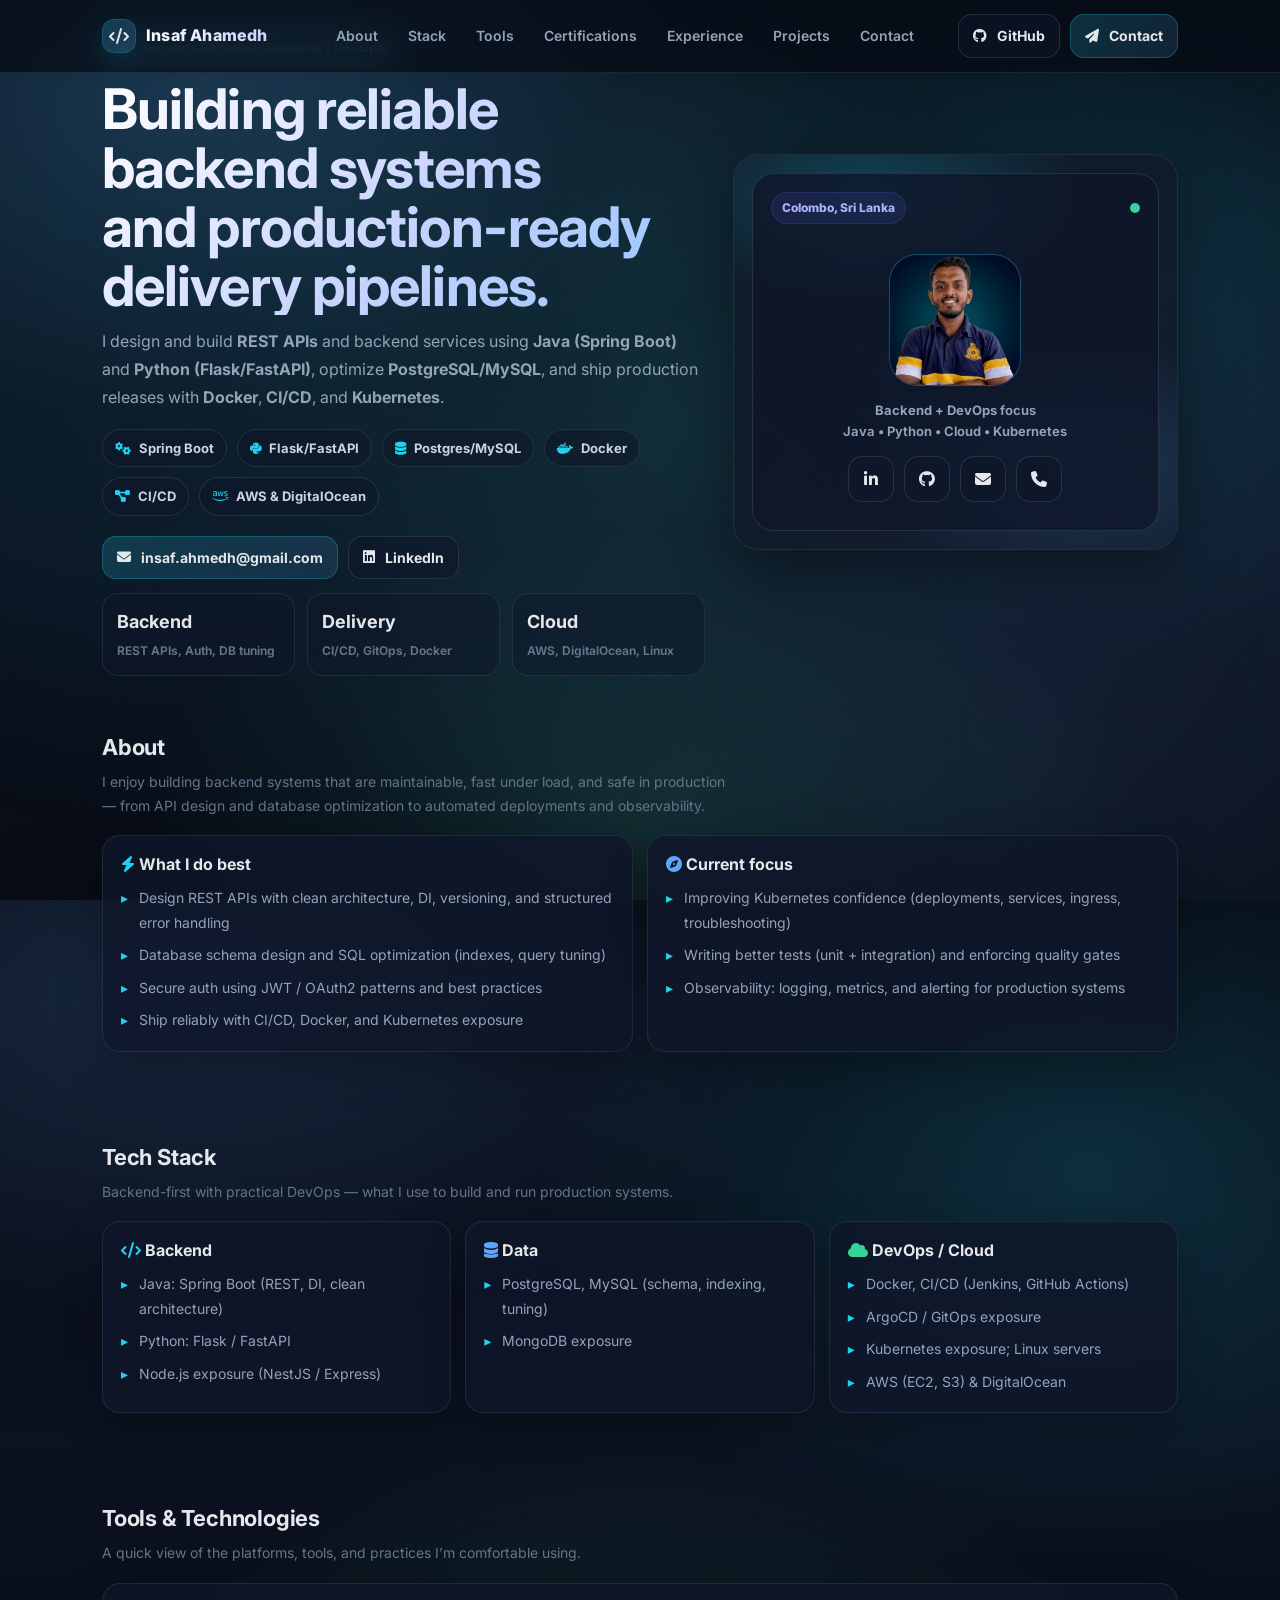
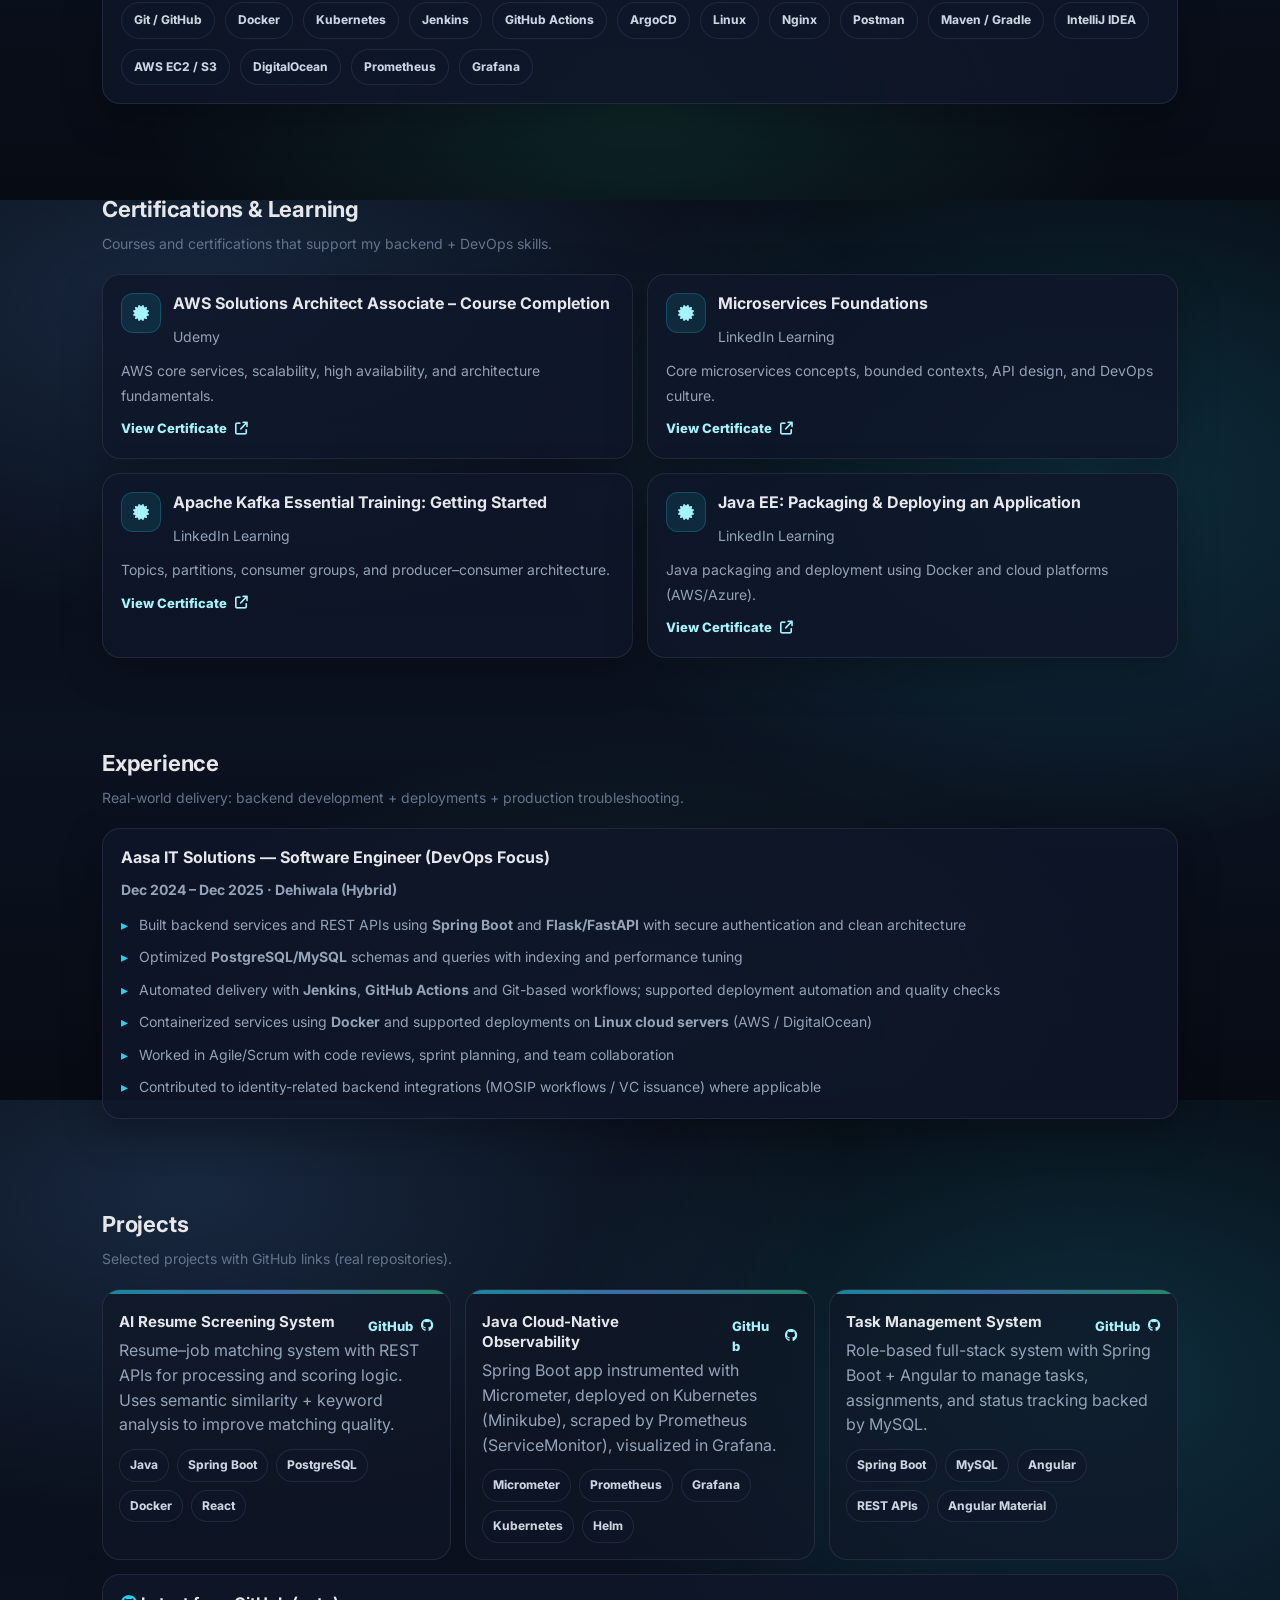
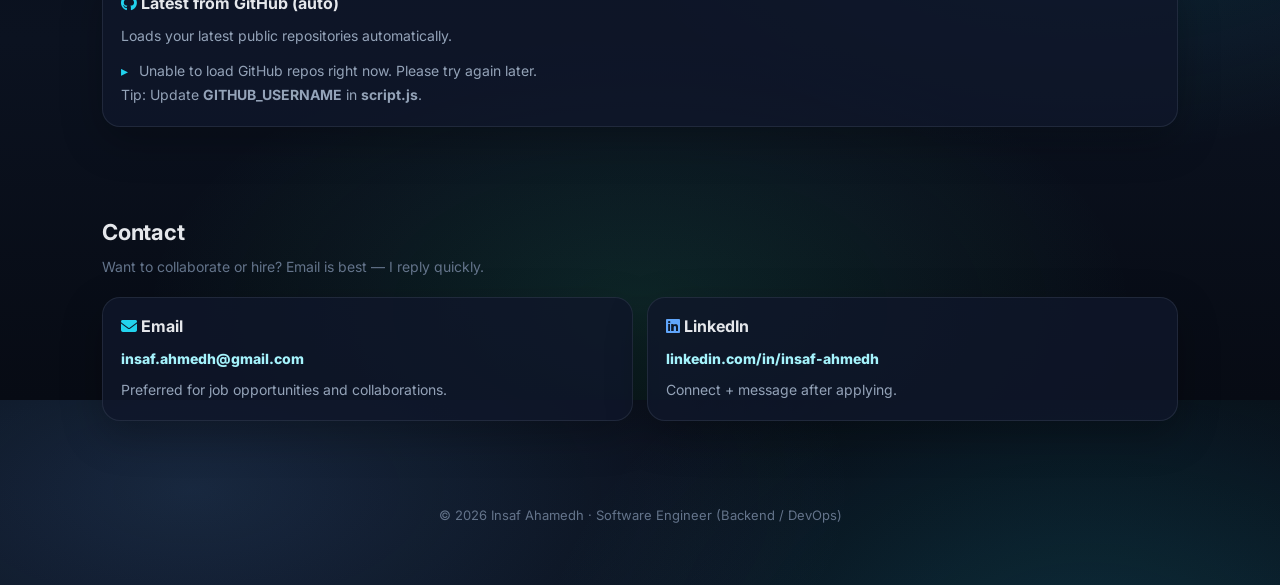
<file: index1.html>
<!DOCTYPE html>
<html lang="en">
<head>
  <meta charset="UTF-8" />
  <meta name="viewport" content="width=device-width, initial-scale=1.0" />
  <title>Insaf Ahamedh — Software Engineer (Backend / DevOps)</title>

  <link rel="preconnect" href="https://fonts.googleapis.com">
  <link rel="preconnect" href="https://fonts.gstatic.com" crossorigin>
  <link href="https://fonts.googleapis.com/css2?family=Inter:wght@400;500;600;700;800&display=swap" rel="stylesheet">

  <link rel="stylesheet" href="https://cdnjs.cloudflare.com/ajax/libs/font-awesome/6.4.0/css/all.min.css" />
  <link rel="stylesheet" href="styles.css" />
</head>

<body>
  <nav class="nav">
    <div class="nav-inner">
      <div class="brand">
        <div class="brand-badge"><i class="fa-solid fa-code"></i></div>
        <span>Insaf Ahamedh</span>
      </div>

      <ul class="nav-links">
        <li><a href="#about">About</a></li>
        <li><a href="#stack">Stack</a></li>
        <li><a href="#tools">Tools</a></li>
        <li><a href="#certs">Certifications</a></li>
        <li><a href="#experience">Experience</a></li>
        <li><a href="#projects">Projects</a></li>
        <li><a href="#contact">Contact</a></li>
      </ul>

      <div class="nav-cta">
        <a class="btn" href="https://github.com/Inscode" target="_blank" rel="noreferrer">
          <i class="fa-brands fa-github"></i> GitHub
        </a>
        <a class="btn btn-primary" href="#contact">
          <i class="fa-solid fa-paper-plane"></i> Contact
        </a>
      </div>
    </div>
  </nav>

  <header class="container" id="home">
    <div class="hero">
      <div class="hero-left">
        <div class="role"><i class="fa-solid fa-layer-group"></i> Software Engineer (Backend / DevOps)</div>

        <h1 class="hero-title">
          Building reliable backend systems<br />
          and production-ready delivery pipelines.
        </h1>

        <p class="hero-sub">
          I design and build <b>REST APIs</b> and backend services using <b>Java (Spring Boot)</b> and
          <b>Python (Flask/FastAPI)</b>, optimize <b>PostgreSQL/MySQL</b>, and ship production releases with
          <b>Docker</b>, <b>CI/CD</b>, and <b>Kubernetes</b>.
        </p>

        <div class="chips">
          <div class="chip"><i class="fa-solid fa-gears"></i> Spring Boot</div>
          <div class="chip"><i class="fa-brands fa-python"></i> Flask/FastAPI</div>
          <div class="chip"><i class="fa-solid fa-database"></i> Postgres/MySQL</div>
          <div class="chip"><i class="fa-brands fa-docker"></i> Docker</div>
          <div class="chip"><i class="fa-solid fa-diagram-project"></i> CI/CD</div>
          <div class="chip"><i class="fa-brands fa-aws"></i> AWS & DigitalOcean</div>
        </div>

        <div class="hero-actions">
          <a class="btn btn-primary" href="mailto:insaf.ahmedh@gmail.com">
            <i class="fa-solid fa-envelope"></i> insaf.ahmedh@gmail.com
          </a>
          <a class="btn" href="https://www.linkedin.com/in/insaf-ahmedh/" target="_blank" rel="noreferrer">
            <i class="fa-brands fa-linkedin"></i> LinkedIn
          </a>
        </div>

        <div class="kpis">
          <div class="kpi"><b>Backend</b><span>REST APIs, Auth, DB tuning</span></div>
          <div class="kpi"><b>Delivery</b><span>CI/CD, GitOps, Docker</span></div>
          <div class="kpi"><b>Cloud</b><span>AWS, DigitalOcean, Linux</span></div>
        </div>
      </div>

      <div class="hero-right">
        <div class="hero-card">
          <div class="avatar">
            <div class="avatar-top">
              <div class="tag">Colombo, Sri Lanka</div>
              <div class="pulse" title="Open to opportunities"></div>
            </div>

            <div class="avatar-main">
              <div class="avatar-icon avatar-image">
                <img src="profile.png" alt="Insaf Ahamedh profile photo" />
              </div>

              <div class="avatar-meta">
                <b>Backend + DevOps</b> focus<br />
                Java • Python • Cloud • Kubernetes
              </div>

              <div class="social">
                <a href="https://www.linkedin.com/in/insaf-ahmedh/" target="_blank" rel="noreferrer" aria-label="LinkedIn">
                  <i class="fa-brands fa-linkedin-in"></i>
                </a>
                <a href="https://github.com/Inscode" target="_blank" rel="noreferrer" aria-label="GitHub">
                  <i class="fa-brands fa-github"></i>
                </a>
                <a href="mailto:insaf.ahmedh@gmail.com" aria-label="Email">
                  <i class="fa-solid fa-envelope"></i>
                </a>
                <a href="tel:+94769025444" aria-label="Phone">
                  <i class="fa-solid fa-phone"></i>
                </a>
              </div>
            </div>
          </div>
        </div>
      </div>

    </div>
  </header>

  <main class="container">
    <!-- About -->
    <section id="about">
      <div class="section-title">
        <div>
          <h2>About</h2>
          <p>
            I enjoy building backend systems that are maintainable, fast under load, and safe in production —
            from API design and database optimization to automated deployments and observability.
          </p>
        </div>
      </div>

      <div class="grid grid-2">
        <div class="card">
          <h3><i class="fa-solid fa-bolt accent"></i> What I do best</h3>
          <ul class="list">
            <li>Design REST APIs with clean architecture, DI, versioning, and structured error handling</li>
            <li>Database schema design and SQL optimization (indexes, query tuning)</li>
            <li>Secure auth using JWT / OAuth2 patterns and best practices</li>
            <li>Ship reliably with CI/CD, Docker, and Kubernetes exposure</li>
          </ul>
        </div>

        <div class="card">
          <h3><i class="fa-solid fa-compass accent2"></i> Current focus</h3>
          <ul class="list">
            <li>Improving Kubernetes confidence (deployments, services, ingress, troubleshooting)</li>
            <li>Writing better tests (unit + integration) and enforcing quality gates</li>
            <li>Observability: logging, metrics, and alerting for production systems</li>
          </ul>
        </div>
      </div>
    </section>

    <!-- Stack -->
    <section id="stack">
      <div class="section-title">
        <div>
          <h2>Tech Stack</h2>
          <p>Backend-first with practical DevOps — what I use to build and run production systems.</p>
        </div>
      </div>

      <div class="grid grid-3">
        <div class="card">
          <h3><i class="fa-solid fa-code accent"></i> Backend</h3>
          <ul class="list">
            <li>Java: Spring Boot (REST, DI, clean architecture)</li>
            <li>Python: Flask / FastAPI</li>
            <li>Node.js exposure (NestJS / Express)</li>
          </ul>
        </div>

        <div class="card">
          <h3><i class="fa-solid fa-database accent2"></i> Data</h3>
          <ul class="list">
            <li>PostgreSQL, MySQL (schema, indexing, tuning)</li>
            <li>MongoDB exposure</li>
          </ul>
        </div>

        <div class="card">
          <h3><i class="fa-solid fa-cloud accent3"></i> DevOps / Cloud</h3>
          <ul class="list">
            <li>Docker, CI/CD (Jenkins, GitHub Actions)</li>
            <li>ArgoCD / GitOps exposure</li>
            <li>Kubernetes exposure; Linux servers</li>
            <li>AWS (EC2, S3) & DigitalOcean</li>
          </ul>
        </div>
      </div>
    </section>

    <!-- Tools & Technologies -->
    <section id="tools">
      <div class="section-title">
        <div>
          <h2>Tools & Technologies</h2>
          <p>A quick view of the platforms, tools, and practices I’m comfortable using.</p>
        </div>
      </div>

      <div class="card">
        <div class="badge-wall">
          <span class="badge">Git / GitHub</span>
          <span class="badge">Docker</span>
          <span class="badge">Kubernetes</span>
          <span class="badge">Jenkins</span>
          <span class="badge">GitHub Actions</span>
          <span class="badge">ArgoCD</span>
          <span class="badge">Linux</span>
          <span class="badge">Nginx</span>
          <span class="badge">Postman</span>
          <span class="badge">Maven / Gradle</span>
          <span class="badge">IntelliJ IDEA</span>
          <span class="badge">AWS EC2 / S3</span>
          <span class="badge">DigitalOcean</span>
          <span class="badge">Prometheus</span>
          <span class="badge">Grafana</span>
        </div>
      </div>
    </section>

    <!-- Certifications -->
    <section id="certs">
      <div class="section-title">
        <div>
          <h2>Certifications & Learning</h2>
          <p>Courses and certifications that support my backend + DevOps skills.</p>
        </div>
      </div>

      <div class="grid grid-2">
        <div class="cert card">
          <div class="cert-top">
            <div class="cert-icon"><i class="fa-solid fa-certificate"></i></div>
            <div>
              <h3>AWS Solutions Architect Associate – Course Completion</h3>
              <p class="muted">Udemy</p>
            </div>
          </div>
          <p class="muted">AWS core services, scalability, high availability, and architecture fundamentals.</p>
          <a class="link" href="https://www.udemy.com/certificate/UC-6f5c0148-9018-4182-9080-02b8e011be10/" target="_blank" rel="noreferrer">
            View Certificate <i class="fa-solid fa-arrow-up-right-from-square"></i>
          </a>
        </div>

        <div class="cert card">
          <div class="cert-top">
            <div class="cert-icon"><i class="fa-solid fa-certificate"></i></div>
            <div>
              <h3>Microservices Foundations</h3>
              <p class="muted">LinkedIn Learning</p>
            </div>
          </div>
          <p class="muted">Core microservices concepts, bounded contexts, API design, and DevOps culture.</p>
          <a class="link" href="https://www.linkedin.com/learning/certificates/57e4b8a4f7177c986979a9d42846057095da36af68656e7f57e18be431e5f77e" target="_blank" rel="noreferrer">
            View Certificate <i class="fa-solid fa-arrow-up-right-from-square"></i>
          </a>
        </div>

        <div class="cert card">
          <div class="cert-top">
            <div class="cert-icon"><i class="fa-solid fa-certificate"></i></div>
            <div>
              <h3>Apache Kafka Essential Training: Getting Started</h3>
              <p class="muted">LinkedIn Learning</p>
            </div>
          </div>
          <p class="muted">Topics, partitions, consumer groups, and producer–consumer architecture.</p>
          <a class="link" href="https://www.linkedin.com/learning/certificates/80250ac4dd65cb01b6b82eab3298251633b703c45964a5f25d87d61f8a7d207a" target="_blank" rel="noreferrer">
            View Certificate <i class="fa-solid fa-arrow-up-right-from-square"></i>
          </a>
        </div>

        <div class="cert card">
          <div class="cert-top">
            <div class="cert-icon"><i class="fa-solid fa-certificate"></i></div>
            <div>
              <h3>Java EE: Packaging & Deploying an Application</h3>
              <p class="muted">LinkedIn Learning</p>
            </div>
          </div>
          <p class="muted">Java packaging and deployment using Docker and cloud platforms (AWS/Azure).</p>
          <a class="link" href="https://www.linkedin.com/learning/certificates/0602b740cb68705cd2d57168dfe6135aa9510217befabe1d89af8cd5fa87e666" target="_blank" rel="noreferrer">
            View Certificate <i class="fa-solid fa-arrow-up-right-from-square"></i>
          </a>
        </div>
      </div>
    </section>

    <!-- Experience -->
    <section id="experience">
      <div class="section-title">
        <div>
          <h2>Experience</h2>
          <p>Real-world delivery: backend development + deployments + production troubleshooting.</p>
        </div>
      </div>

      <div class="card">
        <h3>Aasa IT Solutions — Software Engineer (DevOps Focus)</h3>
        <p class="subhead">Dec 2024 – Dec 2025 · Dehiwala (Hybrid)</p>

        <ul class="list">
          <li>Built backend services and REST APIs using <b>Spring Boot</b> and <b>Flask/FastAPI</b> with secure authentication and clean architecture</li>
          <li>Optimized <b>PostgreSQL/MySQL</b> schemas and queries with indexing and performance tuning</li>
          <li>Automated delivery with <b>Jenkins</b>, <b>GitHub Actions</b> and Git-based workflows; supported deployment automation and quality checks</li>
          <li>Containerized services using <b>Docker</b> and supported deployments on <b>Linux cloud servers</b> (AWS / DigitalOcean)</li>
          <li>Worked in Agile/Scrum with code reviews, sprint planning, and team collaboration</li>
          <li>Contributed to identity-related backend integrations (MOSIP workflows / VC issuance) where applicable</li>
        </ul>
      </div>
    </section>

    <!-- Projects -->
    <section id="projects">
      <div class="section-title">
        <div>
          <h2>Projects</h2>
          <p>Selected projects with GitHub links (real repositories).</p>
        </div>
      </div>

      <div class="projects">
        <article class="project">
          <div class="project-head">
            <h3>AI Resume Screening System</h3>
            <a class="link" href="https://github.com/Inscode/ai-resume-screening-system" target="_blank" rel="noreferrer">
              GitHub <i class="fa-brands fa-github"></i>
            </a>
          </div>
          <p class="muted">
            Resume–job matching system with REST APIs for processing and scoring logic.
            Uses semantic similarity + keyword analysis to improve matching quality.
          </p>
          <div class="meta">
            <span class="pill">Java</span>
            <span class="pill">Spring Boot</span>
            <span class="pill">PostgreSQL</span>
            <span class="pill">Docker</span>
            <span class="pill">React</span>
          </div>
        </article>

        <article class="project">
          <div class="project-head">
            <h3>Java Cloud-Native Observability</h3>
            <a class="link" href="https://github.com/Inscode/java-k8s-observability" target="_blank" rel="noreferrer">
              GitHub <i class="fa-brands fa-github"></i>
            </a>
          </div>
          <p class="muted">
            Spring Boot app instrumented with Micrometer, deployed on Kubernetes (Minikube),
            scraped by Prometheus (ServiceMonitor), visualized in Grafana.
          </p>
          <div class="meta">
            <span class="pill">Micrometer</span>
            <span class="pill">Prometheus</span>
            <span class="pill">Grafana</span>
            <span class="pill">Kubernetes</span>
            <span class="pill">Helm</span>
          </div>
        </article>

        <article class="project">
          <div class="project-head">
            <h3>Task Management System</h3>
            <a class="link" href="https://github.com/Inscode/TaskManagementSystem" target="_blank" rel="noreferrer">
              GitHub <i class="fa-brands fa-github"></i>
            </a>
          </div>
          <p class="muted">
            Role-based full-stack system with Spring Boot + Angular to manage tasks,
            assignments, and status tracking backed by MySQL.
          </p>
          <div class="meta">
            <span class="pill">Spring Boot</span>
            <span class="pill">MySQL</span>
            <span class="pill">Angular</span>
            <span class="pill">REST APIs</span>
            <span class="pill">Angular Material</span>
          </div>
        </article>
      </div>

      <div class="card mt-14">
        <h3><i class="fa-brands fa-github accent"></i> Latest from GitHub (auto)</h3>
        <p class="muted">Loads your latest public repositories automatically.</p>
        <ul class="list" id="githubRepos"></ul>
        <p class="tiny muted2">Tip: Update <b>GITHUB_USERNAME</b> in <b>script.js</b>.</p>
      </div>
    </section>

    <!-- Contact -->
    <section id="contact">
      <div class="section-title">
        <div>
          <h2>Contact</h2>
          <p>Want to collaborate or hire? Email is best — I reply quickly.</p>
        </div>
      </div>

      <div class="grid grid-2">
        <div class="card contact-card">
          <h3><i class="fa-solid fa-envelope accent"></i> Email</h3>
          <p><a class="wrap-link" href="mailto:insaf.ahmedh@gmail.com">insaf.ahmedh@gmail.com</a></p>
          <p class="muted">Preferred for job opportunities and collaborations.</p>
        </div>

        <div class="card contact-card">
          <h3><i class="fa-brands fa-linkedin accent2"></i> LinkedIn</h3>
          <p>
            <a class="wrap-link" href="https://www.linkedin.com/in/insaf-ahmedh/" target="_blank" rel="noreferrer">
              linkedin.com/in/insaf-ahmedh
            </a>
          </p>
          <p class="muted">Connect + message after applying.</p>
        </div>
      </div>
    </section>

    <footer>
      © <span id="year"></span> Insaf Ahamedh · Software Engineer (Backend / DevOps)
    </footer>
  </main>

  <script src="script.js"></script>
</body>
</html>
</file>
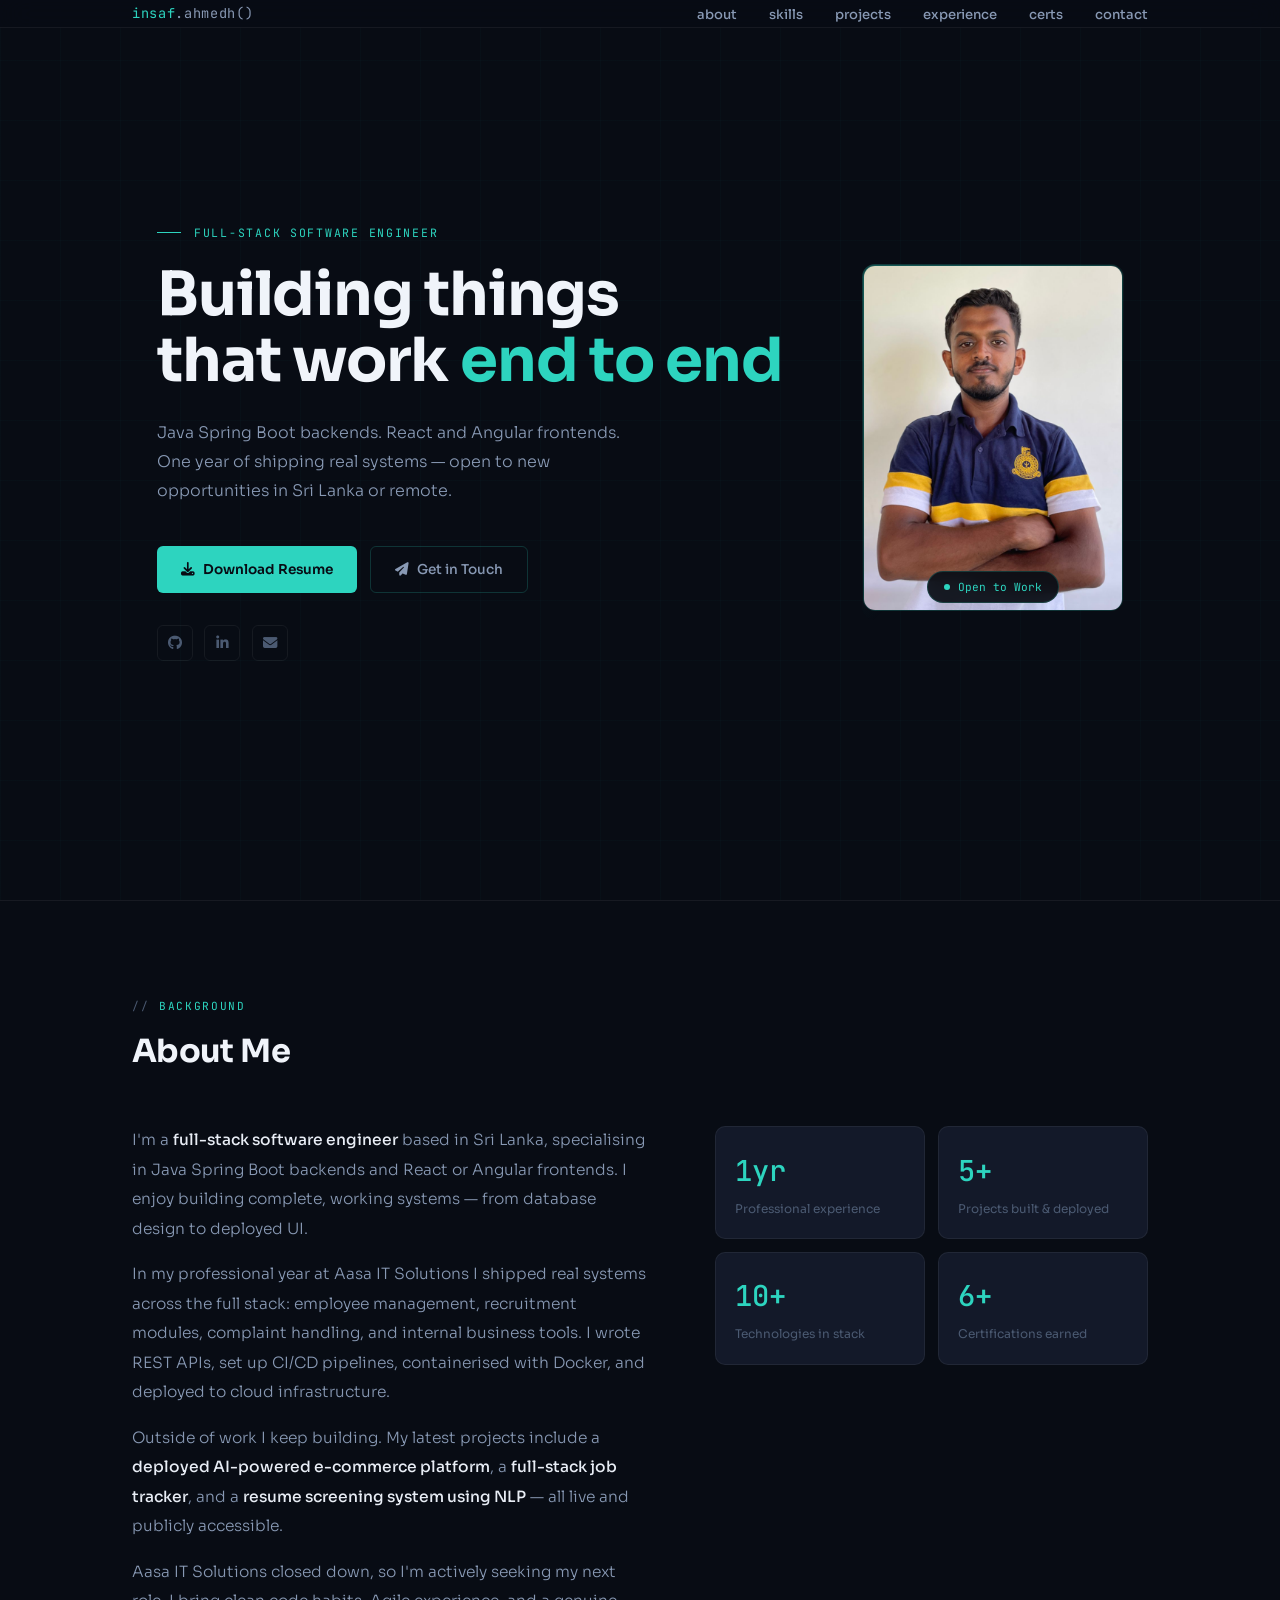
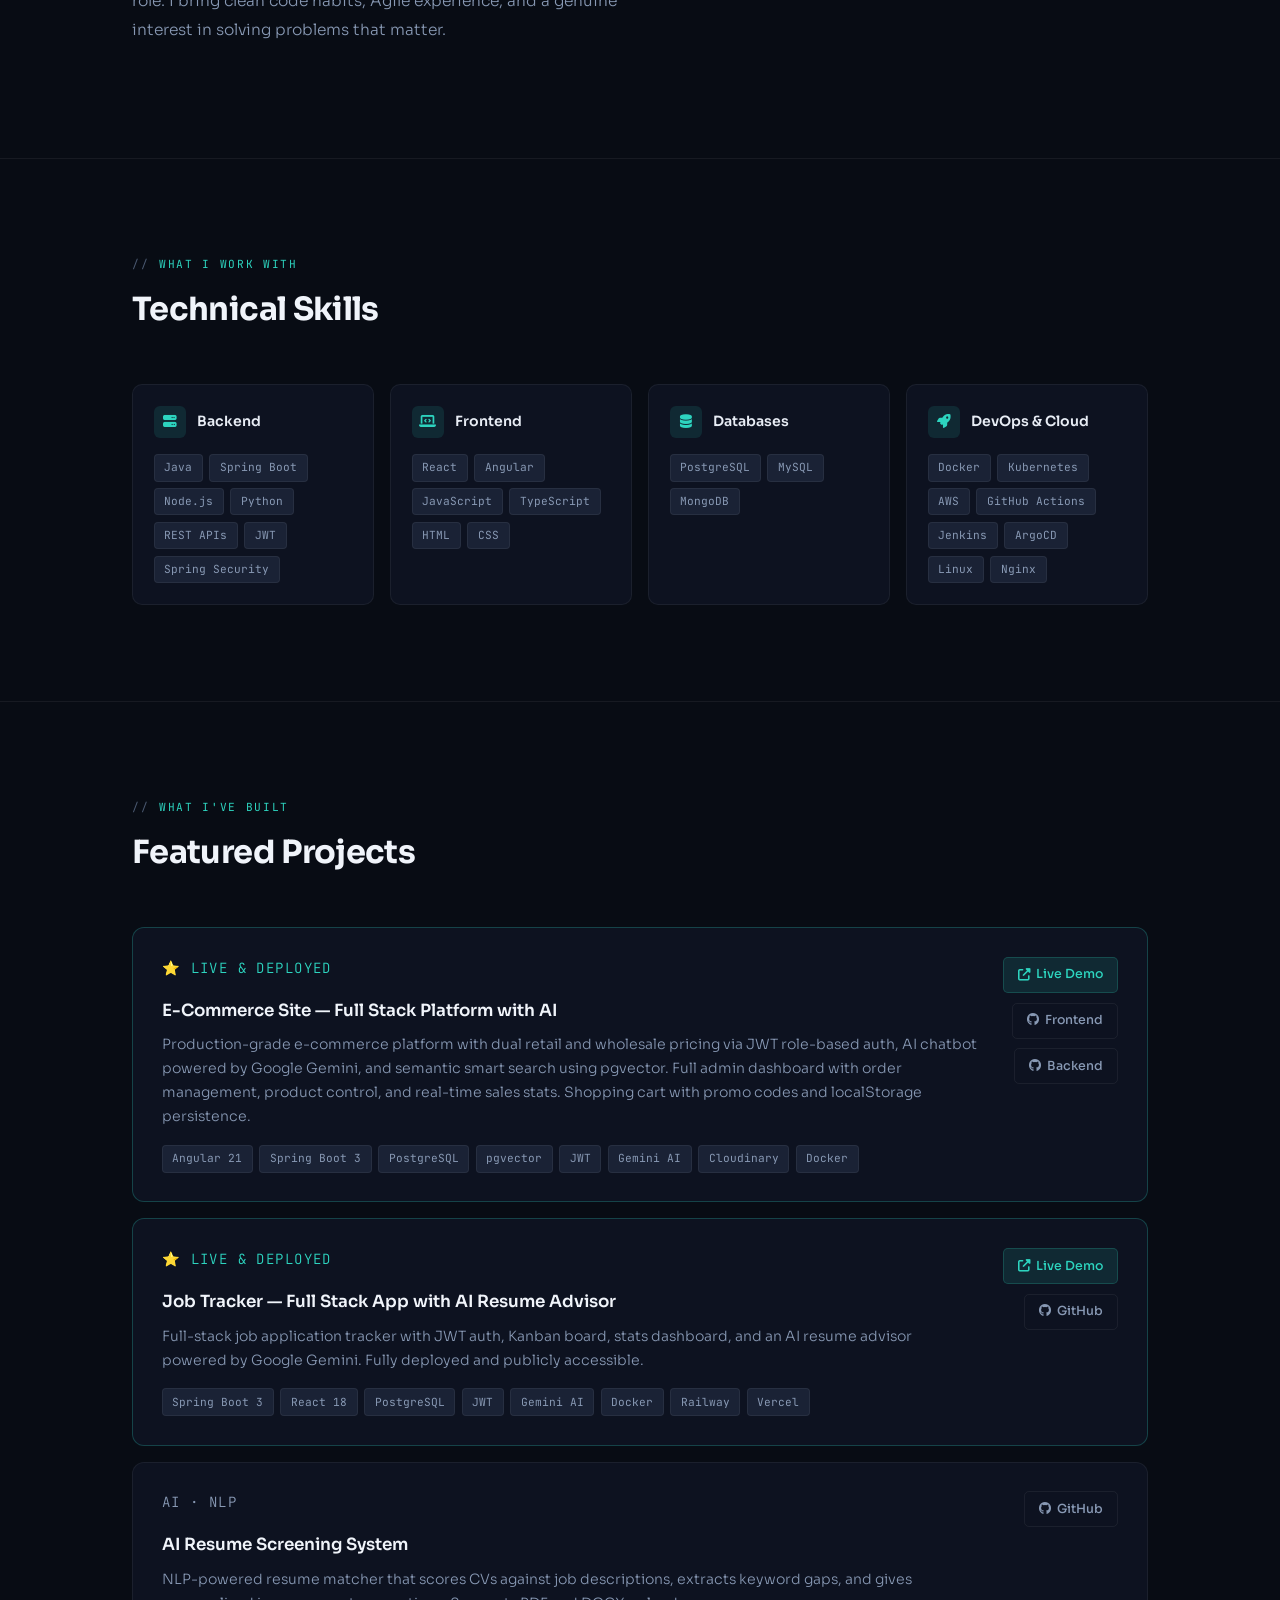
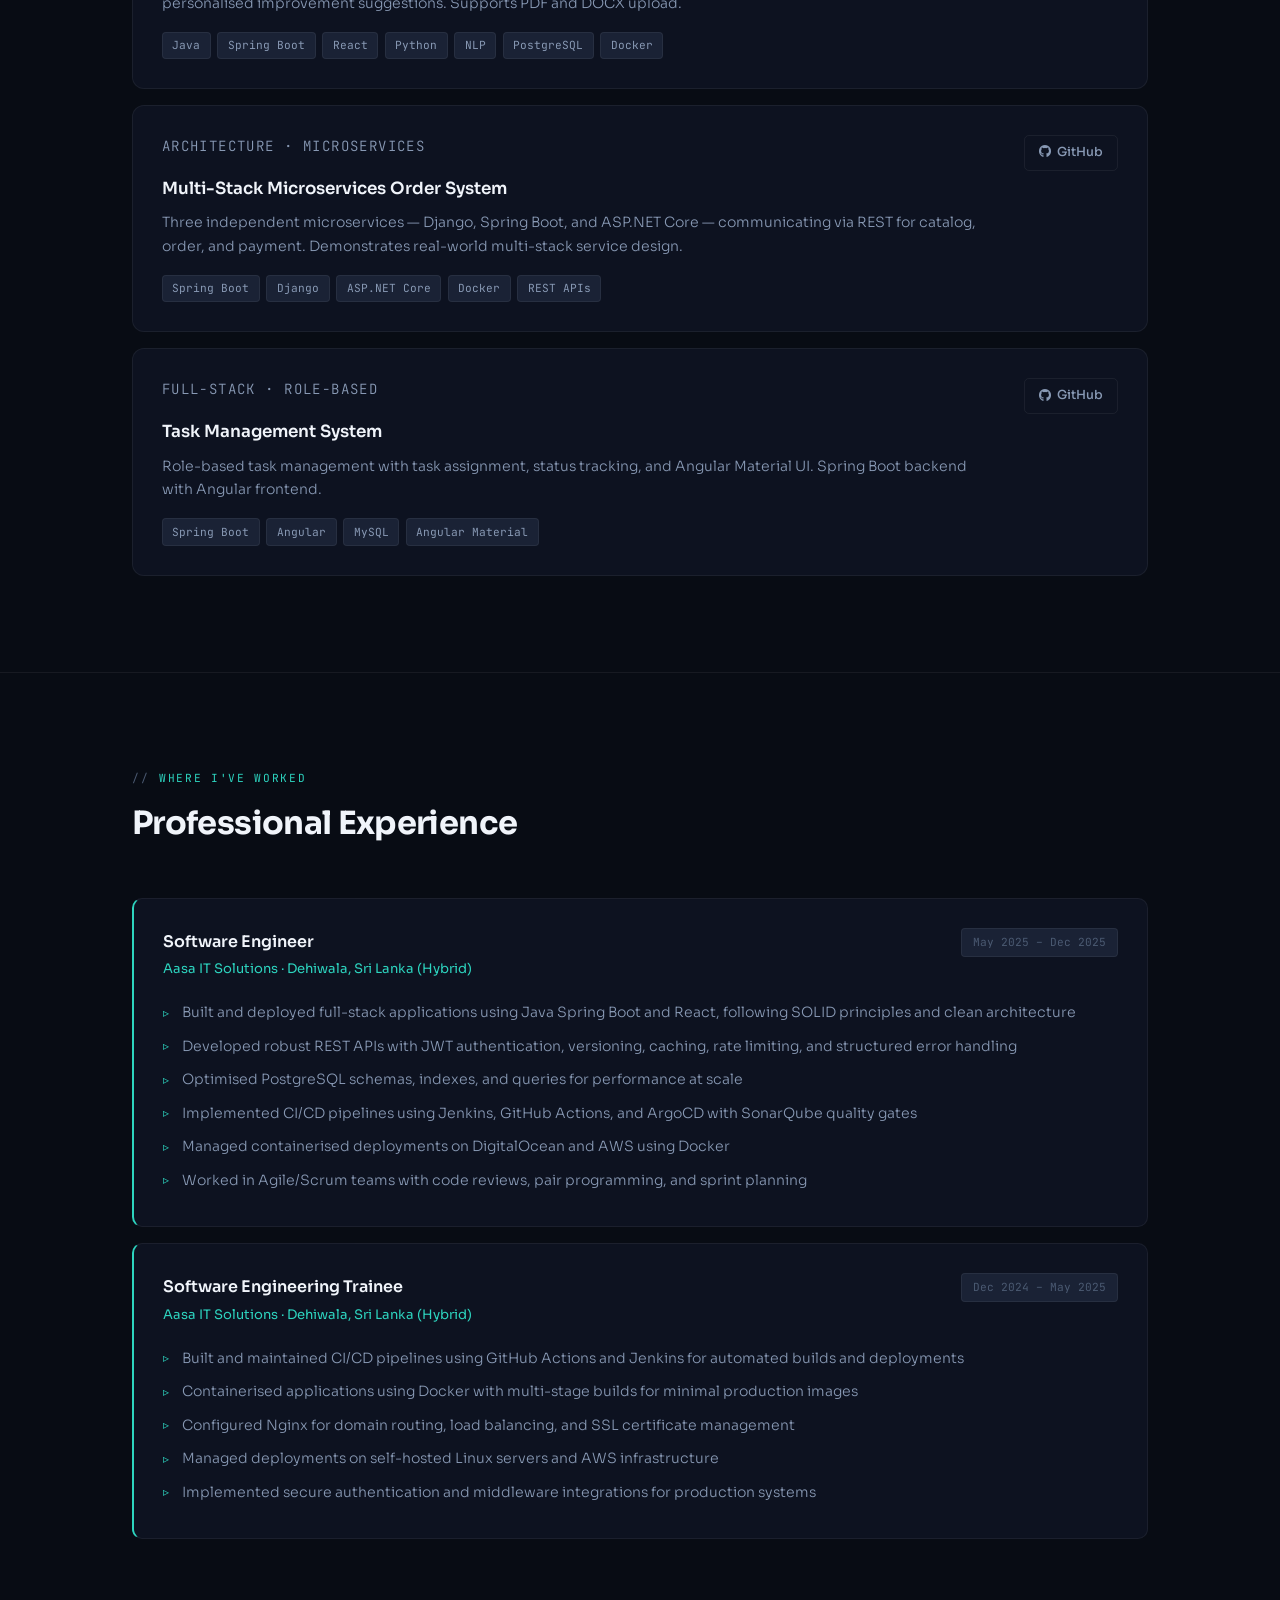
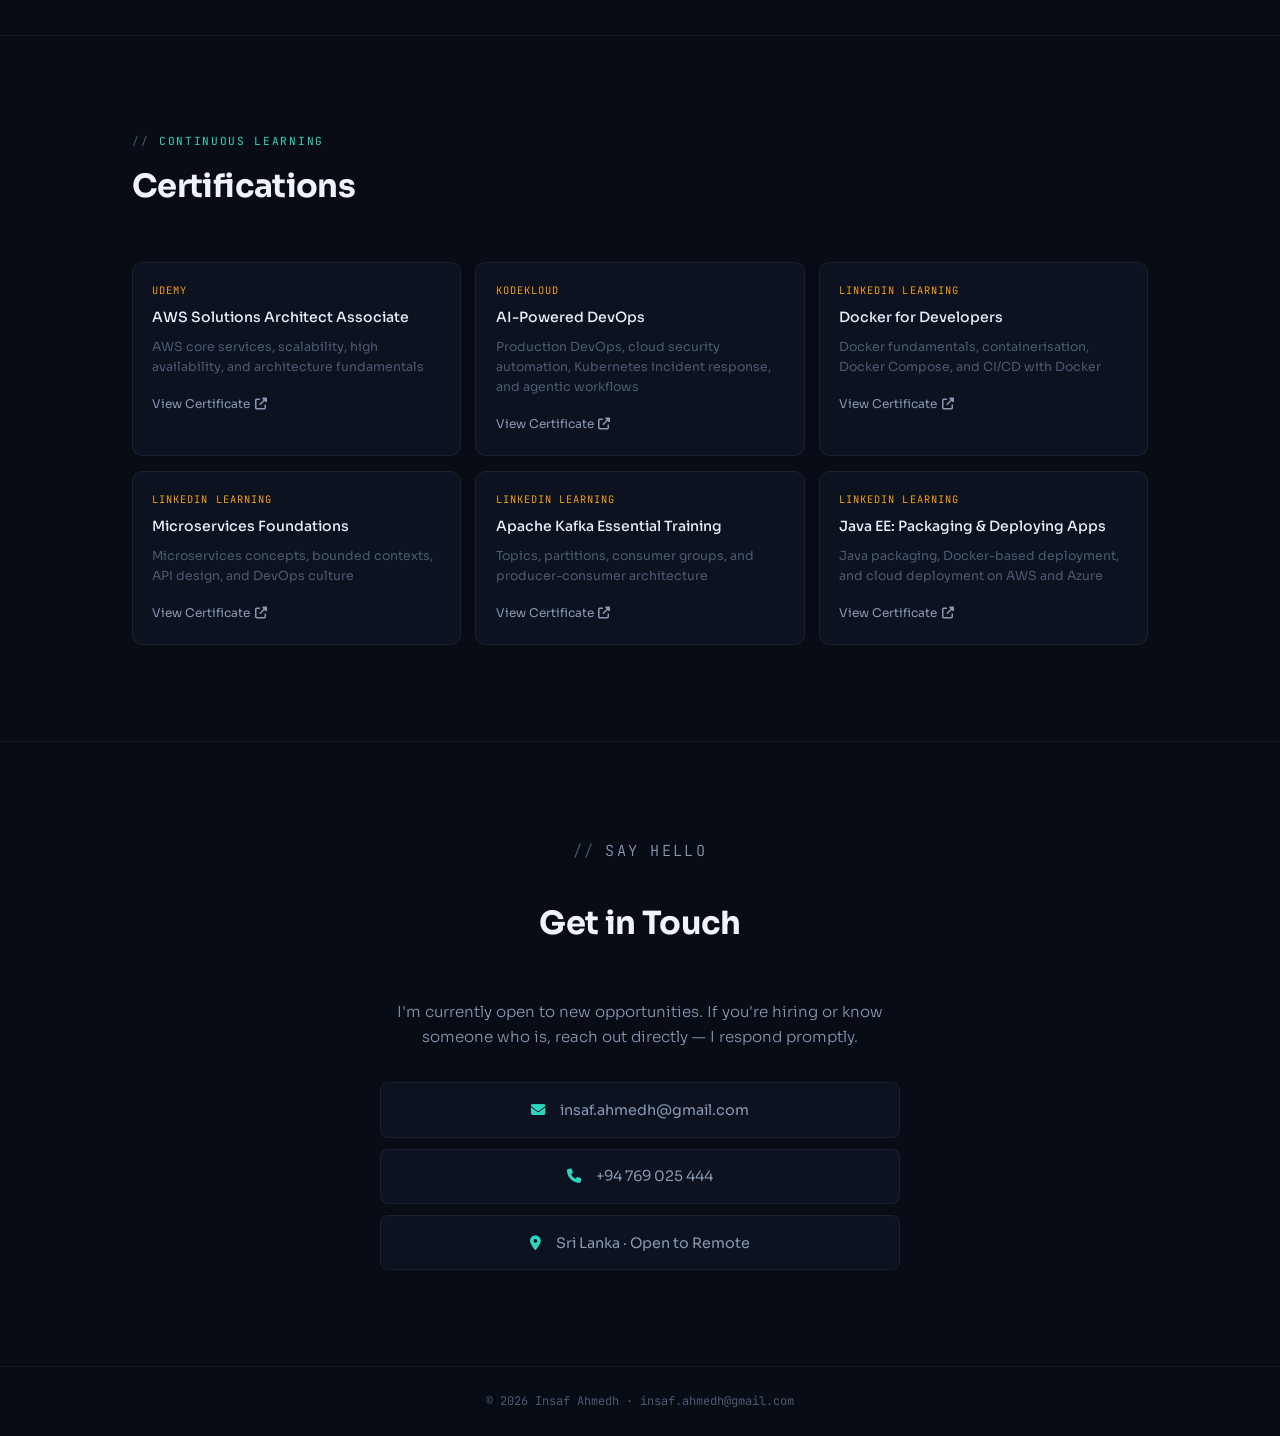
<file: index_old.html>
<!DOCTYPE html>
<html lang="en">
<head>
    <meta charset="UTF-8">
    <meta name="viewport" content="width=device-width, initial-scale=1.0">
    <title>Insaf Ahmedh — Full-Stack Software Engineer</title>
    <link href="https://cdnjs.cloudflare.com/ajax/libs/font-awesome/6.4.0/css/all.min.css" rel="stylesheet">
    <link href="https://fonts.googleapis.com/css2?family=Sora:wght@300;400;500;600;700&family=JetBrains+Mono:wght@400;500&display=swap" rel="stylesheet">
    <style>
        *, *::before, *::after { margin: 0; padding: 0; box-sizing: border-box; }
        :root {
            --bg:#080c14; --bg2:#0d1220; --bg3:#131929; --bg4:#1a2235;
            --teal:#2dd4bf; --teal-dim:rgba(45,212,191,0.12); --teal-glow:rgba(45,212,191,0.06);
            --amber:#f59e0b; --amber-dim:rgba(245,158,11,0.1);
            --text:#e8edf5; --muted:#4b5a72; --subtle:#8899b4;
            --border:rgba(255,255,255,0.06); --border2:rgba(45,212,191,0.2);
        }
        html { scroll-behavior: smooth; }
        body { font-family:'Sora',sans-serif; background:var(--bg); color:var(--text); line-height:1.7; overflow-x:hidden; }
        body::before {
            content:''; position:fixed; inset:0; z-index:0;
            background-image:linear-gradient(rgba(45,212,191,0.025) 1px,transparent 1px),linear-gradient(90deg,rgba(45,212,191,0.025) 1px,transparent 1px);
            background-size:60px 60px; pointer-events:none;
        }
        header { position:fixed; top:0; width:100%; z-index:100; background:rgba(8,12,20,0.9); backdrop-filter:blur(16px); border-bottom:1px solid var(--border); }
        nav { max-width:1080px; margin:0 auto; padding:1rem 2rem; display:flex; justify-content:space-between; align-items:center; }
        .logo { font-family:'JetBrains Mono',monospace; font-size:0.85rem; color:var(--teal); letter-spacing:0.05em; }
        .logo span { color:var(--subtle); }
        .nav-links { display:flex; gap:2rem; list-style:none; }
        .nav-links a { color:var(--subtle); text-decoration:none; font-size:0.82rem; font-weight:500; transition:color 0.2s; }
        .nav-links a:hover { color:var(--teal); }
        .container { max-width:1080px; margin:0 auto; padding:0 2rem; position:relative; z-index:1; }
        section { padding:6rem 0; }
        .hero { min-height:100vh; display:flex; align-items:center; padding-top:80px; }
        .hero-inner { display:grid; grid-template-columns:1fr 260px; gap:5rem; align-items:center; }
        .hero-eyebrow { font-family:'JetBrains Mono',monospace; font-size:0.72rem; color:var(--teal); letter-spacing:0.15em; text-transform:uppercase; margin-bottom:1.2rem; display:flex; align-items:center; gap:0.8rem; }
        .hero-eyebrow::before { content:''; width:24px; height:1px; background:var(--teal); }
        .hero h1 { font-size:clamp(2.4rem,5vw,3.8rem); font-weight:700; line-height:1.1; margin-bottom:1.5rem; color:#f0f4fa; letter-spacing:-0.02em; }
        .hero h1 em { font-style:normal; color:var(--teal); }
        .hero-desc { font-size:1rem; color:var(--subtle); max-width:480px; margin-bottom:2.5rem; font-weight:300; line-height:1.8; }
        .hero-btns { display:flex; gap:0.8rem; flex-wrap:wrap; margin-bottom:2rem; }
        .btn { padding:0.7rem 1.5rem; border-radius:6px; font-family:'Sora',sans-serif; font-size:0.85rem; font-weight:500; text-decoration:none; cursor:pointer; border:none; transition:all 0.2s; display:inline-flex; align-items:center; gap:0.5rem; }
        .btn-teal { background:var(--teal); color:#080c14; font-weight:600; }
        .btn-teal:hover { background:#5eead4; transform:translateY(-1px); box-shadow:0 8px 24px rgba(45,212,191,0.25); }
        .btn-ghost { background:transparent; color:var(--subtle); border:1px solid var(--border2); }
        .btn-ghost:hover { color:var(--teal); border-color:var(--teal); transform:translateY(-1px); }
        .hero-socials { display:flex; gap:0.7rem; }
        .hero-socials a { width:36px; height:36px; border-radius:6px; border:1px solid var(--border); display:flex; align-items:center; justify-content:center; color:var(--muted); font-size:0.9rem; text-decoration:none; transition:all 0.2s; }
        .hero-socials a:hover { border-color:var(--teal); color:var(--teal); background:var(--teal-dim); }
        .photo-card { position:relative; }
        .photo-card img { width:100%; aspect-ratio:3/4; object-fit:cover; object-position:top; border-radius:12px; border:1px solid var(--border2); }
        .photo-card::before { content:''; position:absolute; inset:-1px; border-radius:13px; background:linear-gradient(135deg,rgba(45,212,191,0.25),transparent 60%); z-index:-1; }
        .status-pill { position:absolute; bottom:16px; left:50%; transform:translateX(-50%); background:rgba(8,12,20,0.92); border:1px solid var(--border2); border-radius:20px; padding:0.35rem 1rem; font-family:'JetBrains Mono',monospace; font-size:0.7rem; color:var(--teal); display:flex; align-items:center; gap:0.5rem; white-space:nowrap; backdrop-filter:blur(8px); }
        .pulse { width:6px; height:6px; border-radius:50%; background:var(--teal); animation:pulse 2s infinite; }
        @keyframes pulse { 0%,100%{opacity:1} 50%{opacity:0.3} }
        .divider { height:1px; background:var(--border); position:relative; z-index:1; }
        .sec-eyebrow { font-family:'JetBrains Mono',monospace; font-size:0.7rem; color:var(--teal); letter-spacing:0.15em; text-transform:uppercase; margin-bottom:0.5rem; display:flex; align-items:center; gap:0.6rem; }
        .sec-eyebrow::before { content:'//'; color:var(--muted); }
        .sec-title { font-size:clamp(1.6rem,3vw,2rem); font-weight:700; color:#f0f4fa; margin-bottom:3rem; letter-spacing:-0.02em; }
        .about-grid { display:grid; grid-template-columns:1.2fr 1fr; gap:4rem; align-items:start; }
        .about-text p { color:var(--subtle); font-weight:300; margin-bottom:1rem; font-size:0.97rem; line-height:1.9; }
        .about-text strong { color:var(--text); font-weight:500; }
        .stats-grid { display:grid; grid-template-columns:1fr 1fr; gap:0.8rem; }
        .stat { background:var(--bg3); border:1px solid var(--border); border-radius:10px; padding:1.2rem; transition:border-color 0.2s; }
        .stat:hover { border-color:var(--border2); }
        .stat-n { font-family:'JetBrains Mono',monospace; font-size:1.8rem; font-weight:500; color:var(--teal); }
        .stat-l { font-size:0.75rem; color:var(--muted); margin-top:0.2rem; }
        .skills-grid { display:grid; grid-template-columns:repeat(auto-fit,minmax(240px,1fr)); gap:1rem; }
        .skill-card { background:var(--bg2); border:1px solid var(--border); border-radius:10px; padding:1.3rem; transition:border-color 0.2s,background 0.2s; }
        .skill-card:hover { border-color:var(--border2); background:var(--bg3); }
        .skill-head { display:flex; align-items:center; gap:0.7rem; margin-bottom:1rem; }
        .skill-ico { width:32px; height:32px; border-radius:6px; background:var(--teal-dim); color:var(--teal); display:flex; align-items:center; justify-content:center; font-size:0.85rem; }
        .skill-card h3 { font-size:0.88rem; font-weight:600; color:var(--text); }
        .tags { display:flex; flex-wrap:wrap; gap:0.4rem; }
        .tag { background:var(--bg4); color:var(--subtle); font-size:0.7rem; padding:0.2rem 0.6rem; border-radius:4px; font-family:'JetBrains Mono',monospace; border:1px solid var(--border); }
        .projects-grid { display:flex; flex-direction:column; gap:1rem; }
        .proj { background:var(--bg2); border:1px solid var(--border); border-radius:12px; padding:1.8rem; display:grid; grid-template-columns:1fr auto; gap:1.5rem; align-items:start; transition:border-color 0.2s,background 0.2s; }
        .proj:hover { border-color:var(--border2); background:var(--bg3); }
        .proj.top { border-color:rgba(45,212,191,0.25); }
        .proj-flag { font-family:'JetBrains Mono',monospace; font-size:0.65rem; color:var(--amber); text-transform:uppercase; letter-spacing:0.1em; margin-bottom:0.4rem; }
        .proj.top .proj-flag { color:var(--teal); }
        .proj h3 { font-size:1.05rem; font-weight:600; color:#f0f4fa; margin-bottom:0.5rem; }
        .proj p { color:var(--subtle); font-size:0.88rem; font-weight:300; margin-bottom:1rem; line-height:1.7; }
        .proj-actions { display:flex; gap:0.6rem; flex-shrink:0; flex-direction:column; align-items:flex-end; }
        .plink { display:inline-flex; align-items:center; gap:0.35rem; font-size:0.78rem; text-decoration:none; padding:0.4rem 0.9rem; border-radius:5px; border:1px solid var(--border); color:var(--subtle); white-space:nowrap; transition:all 0.2s; font-weight:500; }
        .plink:hover { border-color:var(--teal); color:var(--teal); background:var(--teal-dim); }
        .plink.live { background:var(--teal-dim); border-color:var(--border2); color:var(--teal); }
        .exp-wrap { display:flex; flex-direction:column; gap:1rem; }
        .exp { background:var(--bg2); border:1px solid var(--border); border-left:2px solid var(--teal); border-radius:10px; padding:1.8rem; }
        .exp-top { display:flex; justify-content:space-between; align-items:flex-start; margin-bottom:1rem; flex-wrap:wrap; gap:0.5rem; }
        .exp-role { font-size:1rem; font-weight:600; color:#f0f4fa; }
        .exp-co { font-size:0.82rem; color:var(--teal); margin-top:0.2rem; }
        .exp-date { font-family:'JetBrains Mono',monospace; font-size:0.7rem; color:var(--muted); background:var(--bg4); padding:0.25rem 0.7rem; border-radius:4px; border:1px solid var(--border); white-space:nowrap; }
        .exp ul { list-style:none; }
        .exp ul li { color:var(--subtle); font-size:0.88rem; font-weight:300; padding:0.3rem 0 0.3rem 1.2rem; position:relative; line-height:1.7; }
        .exp ul li::before { content:'▹'; position:absolute; left:0; color:var(--teal); font-size:0.75rem; top:0.4rem; }
        .cert-grid { display:grid; grid-template-columns:repeat(auto-fit,minmax(260px,1fr)); gap:0.9rem; }
        .cert { background:var(--bg2); border:1px solid var(--border); border-radius:10px; padding:1.2rem; transition:border-color 0.2s; }
        .cert:hover { border-color:rgba(245,158,11,0.3); }
        .cert-src { font-family:'JetBrains Mono',monospace; font-size:0.65rem; color:var(--amber); text-transform:uppercase; letter-spacing:0.1em; margin-bottom:0.4rem; }
        .cert h3 { font-size:0.88rem; font-weight:500; color:var(--text); margin-bottom:0.5rem; }
        .cert p { font-size:0.78rem; color:var(--muted); margin-bottom:0.7rem; line-height:1.6; }
        .cert a { font-size:0.75rem; color:var(--subtle); text-decoration:none; display:inline-flex; align-items:center; gap:0.3rem; transition:color 0.2s; }
        .cert a:hover { color:var(--amber); }
        .contact-center { max-width:520px; margin:0 auto; text-align:center; }
        .contact-center > p { color:var(--subtle); font-weight:300; margin-bottom:2rem; font-size:0.95rem; }
        .contact-list { display:flex; flex-direction:column; gap:0.7rem; }
        .contact-row { background:var(--bg2); border:1px solid var(--border); border-radius:8px; padding:0.9rem 1.3rem; display:flex; align-items:center; justify-content:center; gap:0.9rem; }
        .contact-row i { color:var(--teal); font-size:0.9rem; }
        .contact-row a, .contact-row span { color:var(--subtle); text-decoration:none; font-size:0.9rem; }
        .contact-row a:hover { color:var(--teal); }
        footer { text-align:center; padding:1.5rem 2rem; border-top:1px solid var(--border); color:var(--muted); font-size:0.75rem; font-family:'JetBrains Mono',monospace; position:relative; z-index:1; }
        @media(max-width:768px) {
            .hero-inner { grid-template-columns:1fr; }
            .photo-card { display:none; }
            .about-grid { grid-template-columns:1fr; }
            .proj { grid-template-columns:1fr; }
            .proj-actions { flex-direction:row; align-items:flex-start; }
            .nav-links { display:none; }
            .exp-top { flex-direction:column; }
        }
    </style>
</head>
<body>

<header>
    <nav class="container">
        <div class="logo">insaf<span>.ahmedh()</span></div>
        <ul class="nav-links">
            <li><a href="#about">about</a></li>
            <li><a href="#skills">skills</a></li>
            <li><a href="#projects">projects</a></li>
            <li><a href="#experience">experience</a></li>
            <li><a href="#certifications">certs</a></li>
            <li><a href="#contact">contact</a></li>
        </ul>
    </nav>
</header>

<section class="hero">
    <div class="container">
        <div class="hero-inner">
            <div>
                <p class="hero-eyebrow">Full-Stack Software Engineer</p>
                <h1>Building things<br>that work <em>end to end</em></h1>
                <p class="hero-desc">Java Spring Boot backends. React and Angular frontends. One year of shipping real systems — open to new opportunities in Sri Lanka or remote.</p>
                <div class="hero-btns">
                    <button class="btn btn-teal" onclick="window.open('Software_Engineer_Insaf.pdf','_blank')"><i class="fas fa-download"></i> Download Resume</button>
                    <a href="#contact" class="btn btn-ghost"><i class="fas fa-paper-plane"></i> Get in Touch</a>
                </div>
                <div class="hero-socials">
                    <a href="https://github.com/Inscode" target="_blank"><i class="fab fa-github"></i></a>
                    <a href="https://www.linkedin.com/in/insaf-ahmedh/" target="_blank"><i class="fab fa-linkedin-in"></i></a>
                    <a href="mailto:insaf.ahmedh@gmail.com"><i class="fas fa-envelope"></i></a>
                </div>
            </div>
            <div class="photo-card">
                <img src="profile4.png" alt="Insaf Ahmedh">
                <div class="status-pill"><span class="pulse"></span> Open to Work</div>
            </div>
        </div>
    </div>
</section>

<div class="divider"></div>

<section id="about">
    <div class="container">
        <p class="sec-eyebrow">background</p>
        <h2 class="sec-title">About Me</h2>
        <div class="about-grid">
            <div class="about-text">
                <p>I'm a <strong>full-stack software engineer</strong> based in Sri Lanka, specialising in Java Spring Boot backends and React or Angular frontends. I enjoy building complete, working systems — from database design to deployed UI.</p>
                <p>In my professional year at Aasa IT Solutions I shipped real systems across the full stack: employee management, recruitment modules, complaint handling, and internal business tools. I wrote REST APIs, set up CI/CD pipelines, containerised with Docker, and deployed to cloud infrastructure.</p>
                <p>Outside of work I keep building. My latest projects include a <strong>deployed AI-powered e-commerce platform</strong>, a <strong>full-stack job tracker</strong>, and a <strong>resume screening system using NLP</strong> — all live and publicly accessible.</p>
                <p>Aasa IT Solutions closed down, so I'm actively seeking my next role. I bring clean code habits, Agile experience, and a genuine interest in solving problems that matter.</p>
            </div>
            <div class="stats-grid">
                <div class="stat"><div class="stat-n">1yr</div><div class="stat-l">Professional experience</div></div>
                <div class="stat"><div class="stat-n">5+</div><div class="stat-l">Projects built & deployed</div></div>
                <div class="stat"><div class="stat-n">10+</div><div class="stat-l">Technologies in stack</div></div>
                <div class="stat"><div class="stat-n">6+</div><div class="stat-l">Certifications earned</div></div>
            </div>
        </div>
    </div>
</section>

<div class="divider"></div>

<section id="skills">
    <div class="container">
        <p class="sec-eyebrow">what I work with</p>
        <h2 class="sec-title">Technical Skills</h2>
        <div class="skills-grid">
            <div class="skill-card">
                <div class="skill-head"><div class="skill-ico"><i class="fas fa-server"></i></div><h3>Backend</h3></div>
                <div class="tags"><span class="tag">Java</span><span class="tag">Spring Boot</span><span class="tag">Node.js</span><span class="tag">Python</span><span class="tag">REST APIs</span><span class="tag">JWT</span><span class="tag">Spring Security</span></div>
            </div>
            <div class="skill-card">
                <div class="skill-head"><div class="skill-ico"><i class="fas fa-laptop-code"></i></div><h3>Frontend</h3></div>
                <div class="tags"><span class="tag">React</span><span class="tag">Angular</span><span class="tag">JavaScript</span><span class="tag">TypeScript</span><span class="tag">HTML</span><span class="tag">CSS</span></div>
            </div>
            <div class="skill-card">
                <div class="skill-head"><div class="skill-ico"><i class="fas fa-database"></i></div><h3>Databases</h3></div>
                <div class="tags"><span class="tag">PostgreSQL</span><span class="tag">MySQL</span><span class="tag">MongoDB</span></div>
            </div>
            <div class="skill-card">
                <div class="skill-head"><div class="skill-ico"><i class="fas fa-rocket"></i></div><h3>DevOps & Cloud</h3></div>
                <div class="tags"><span class="tag">Docker</span><span class="tag">Kubernetes</span><span class="tag">AWS</span><span class="tag">GitHub Actions</span><span class="tag">Jenkins</span><span class="tag">ArgoCD</span><span class="tag">Linux</span><span class="tag">Nginx</span></div>
            </div>
        </div>
    </div>
</section>

<div class="divider"></div>

<section id="projects">
    <div class="container">
        <p class="sec-eyebrow">what I've built</p>
        <h2 class="sec-title">Featured Projects</h2>
        <div class="projects-grid">

            <div class="proj top">
                <div>
                    <p class="proj-flag">&#11088; live &amp; deployed</p>
                    <h3>E-Commerce Site — Full Stack Platform with AI</h3>
                    <p>Production-grade e-commerce platform with dual retail and wholesale pricing via JWT role-based auth, AI chatbot powered by Google Gemini, and semantic smart search using pgvector. Full admin dashboard with order management, product control, and real-time sales stats. Shopping cart with promo codes and localStorage persistence.</p>
                    <div class="tags"><span class="tag">Angular 21</span><span class="tag">Spring Boot 3</span><span class="tag">PostgreSQL</span><span class="tag">pgvector</span><span class="tag">JWT</span><span class="tag">Gemini AI</span><span class="tag">Cloudinary</span><span class="tag">Docker</span></div>
                </div>
                <div class="proj-actions">
                    <a href="https://ghanimenterprises.lk" target="_blank" class="plink live"><i class="fas fa-external-link-alt"></i> Live Demo</a>
                    <a href="https://github.com/Inscode/ecommerce-angular-springboot" target="_blank" class="plink"><i class="fab fa-github"></i> Frontend</a>
                    <a href="https://github.com/Inscode/ghanim-enterprises-api" target="_blank" class="plink"><i class="fab fa-github"></i> Backend</a>
                </div>
            </div>

            <div class="proj top">
                <div>
                    <p class="proj-flag">&#11088; live &amp; deployed</p>
                    <h3>Job Tracker — Full Stack App with AI Resume Advisor</h3>
                    <p>Full-stack job application tracker with JWT auth, Kanban board, stats dashboard, and an AI resume advisor powered by Google Gemini. Fully deployed and publicly accessible.</p>
                    <div class="tags"><span class="tag">Spring Boot 3</span><span class="tag">React 18</span><span class="tag">PostgreSQL</span><span class="tag">JWT</span><span class="tag">Gemini AI</span><span class="tag">Docker</span><span class="tag">Railway</span><span class="tag">Vercel</span></div>
                </div>
                <div class="proj-actions">
                    <a href="https://job-tracker-hazel.vercel.app/" target="_blank" class="plink live"><i class="fas fa-external-link-alt"></i> Live Demo</a>
                    <a href="https://github.com/Inscode/job-tracker" target="_blank" class="plink"><i class="fab fa-github"></i> GitHub</a>
                </div>
            </div>

            <div class="proj">
                <div>
                    <p class="proj-flag">AI · NLP</p>
                    <h3>AI Resume Screening System</h3>
                    <p>NLP-powered resume matcher that scores CVs against job descriptions, extracts keyword gaps, and gives personalised improvement suggestions. Supports PDF and DOCX upload.</p>
                    <div class="tags"><span class="tag">Java</span><span class="tag">Spring Boot</span><span class="tag">React</span><span class="tag">Python</span><span class="tag">NLP</span><span class="tag">PostgreSQL</span><span class="tag">Docker</span></div>
                </div>
                <div class="proj-actions"><a href="https://github.com/Inscode/ai-resume-screening-system" target="_blank" class="plink"><i class="fab fa-github"></i> GitHub</a></div>
            </div>

            <div class="proj">
                <div>
                    <p class="proj-flag">Architecture · Microservices</p>
                    <h3>Multi-Stack Microservices Order System</h3>
                    <p>Three independent microservices — Django, Spring Boot, and ASP.NET Core — communicating via REST for catalog, order, and payment. Demonstrates real-world multi-stack service design.</p>
                    <div class="tags"><span class="tag">Spring Boot</span><span class="tag">Django</span><span class="tag">ASP.NET Core</span><span class="tag">Docker</span><span class="tag">REST APIs</span></div>
                </div>
                <div class="proj-actions"><a href="https://github.com/Inscode/multi-stack-microservices" target="_blank" class="plink"><i class="fab fa-github"></i> GitHub</a></div>
            </div>

            <div class="proj">
                <div>
                    <p class="proj-flag">Full-Stack · Role-Based</p>
                    <h3>Task Management System</h3>
                    <p>Role-based task management with task assignment, status tracking, and Angular Material UI. Spring Boot backend with Angular frontend.</p>
                    <div class="tags"><span class="tag">Spring Boot</span><span class="tag">Angular</span><span class="tag">MySQL</span><span class="tag">Angular Material</span></div>
                </div>
                <div class="proj-actions"><a href="https://github.com/Inscode/TaskManagementSystem" target="_blank" class="plink"><i class="fab fa-github"></i> GitHub</a></div>
            </div>

        </div>
    </div>
</section>

<div class="divider"></div>

<section id="experience">
    <div class="container">
        <p class="sec-eyebrow">where I've worked</p>
        <h2 class="sec-title">Professional Experience</h2>
        <div class="exp-wrap">
            <div class="exp">
                <div class="exp-top">
                    <div><div class="exp-role">Software Engineer</div><div class="exp-co">Aasa IT Solutions · Dehiwala, Sri Lanka (Hybrid)</div></div>
                    <div class="exp-date">May 2025 – Dec 2025</div>
                </div>
                <ul>
                    <li>Built and deployed full-stack applications using Java Spring Boot and React, following SOLID principles and clean architecture</li>
                    <li>Developed robust REST APIs with JWT authentication, versioning, caching, rate limiting, and structured error handling</li>
                    <li>Optimised PostgreSQL schemas, indexes, and queries for performance at scale</li>
                    <li>Implemented CI/CD pipelines using Jenkins, GitHub Actions, and ArgoCD with SonarQube quality gates</li>
                    <li>Managed containerised deployments on DigitalOcean and AWS using Docker</li>
                    <li>Worked in Agile/Scrum teams with code reviews, pair programming, and sprint planning</li>
                </ul>
            </div>
            <div class="exp">
                <div class="exp-top">
                    <div><div class="exp-role">Software Engineering Trainee</div><div class="exp-co">Aasa IT Solutions · Dehiwala, Sri Lanka (Hybrid)</div></div>
                    <div class="exp-date">Dec 2024 – May 2025</div>
                </div>
                <ul>
                    <li>Built and maintained CI/CD pipelines using GitHub Actions and Jenkins for automated builds and deployments</li>
                    <li>Containerised applications using Docker with multi-stage builds for minimal production images</li>
                    <li>Configured Nginx for domain routing, load balancing, and SSL certificate management</li>
                    <li>Managed deployments on self-hosted Linux servers and AWS infrastructure</li>
                    <li>Implemented secure authentication and middleware integrations for production systems</li>
                </ul>
            </div>
        </div>
    </div>
</section>

<div class="divider"></div>

<section id="certifications">
    <div class="container">
        <p class="sec-eyebrow">continuous learning</p>
        <h2 class="sec-title">Certifications</h2>
        <div class="cert-grid">
            <div class="cert"><div class="cert-src">Udemy</div><h3>AWS Solutions Architect Associate</h3><p>AWS core services, scalability, high availability, and architecture fundamentals</p><a href="https://www.udemy.com/certificate/UC-6f5c0148-9018-4182-9080-02b8e011be10/" target="_blank">View Certificate <i class="fas fa-external-link-alt"></i></a></div>
            <div class="cert"><div class="cert-src">KodeKloud</div><h3>AI-Powered DevOps</h3><p>Production DevOps, cloud security automation, Kubernetes incident response, and agentic workflows</p><a href="https://learn.kodekloud.com/user/certificate/33e6178e-a5b4-4569-828c-9387d231273f" target="_blank">View Certificate <i class="fas fa-external-link-alt"></i></a></div>
            <div class="cert"><div class="cert-src">LinkedIn Learning</div><h3>Docker for Developers</h3><p>Docker fundamentals, containerisation, Docker Compose, and CI/CD with Docker</p><a href="https://www.linkedin.com/learning/certificates/347e430a9557c72bce8a106820358f0ba3de6e1f11d466babe5aaad3787f6c88" target="_blank">View Certificate <i class="fas fa-external-link-alt"></i></a></div>
            <div class="cert"><div class="cert-src">LinkedIn Learning</div><h3>Microservices Foundations</h3><p>Microservices concepts, bounded contexts, API design, and DevOps culture</p><a href="https://www.linkedin.com/learning/certificates/57e4b8a4f7177c986979a9d42846057095da36af68656e7f57e18be431e5f77e" target="_blank">View Certificate <i class="fas fa-external-link-alt"></i></a></div>
            <div class="cert"><div class="cert-src">LinkedIn Learning</div><h3>Apache Kafka Essential Training</h3><p>Topics, partitions, consumer groups, and producer-consumer architecture</p><a href="https://www.linkedin.com/learning/certificates/80250ac4dd65cb01b6b82eab3298251633b703c45964a5f25d87d61f8a7d207a" target="_blank">View Certificate <i class="fas fa-external-link-alt"></i></a></div>
            <div class="cert"><div class="cert-src">LinkedIn Learning</div><h3>Java EE: Packaging &amp; Deploying Apps</h3><p>Java packaging, Docker-based deployment, and cloud deployment on AWS and Azure</p><a href="https://www.linkedin.com/learning/certificates/0602b740cb68705cd2d57168dfe6135aa9510217befabe1d89af8cd5fa87e666" target="_blank">View Certificate <i class="fas fa-external-link-alt"></i></a></div>
        </div>
    </div>
</section>

<div class="divider"></div>

<section id="contact">
    <div class="container">
        <div class="contact-center">
            <p class="sec-eyebrow" style="justify-content:center">say hello</p>
            <h2 class="sec-title">Get in Touch</h2>
            <p>I'm currently open to new opportunities. If you're hiring or know someone who is, reach out directly — I respond promptly.</p>
            <div class="contact-list">
                <div class="contact-row"><i class="fas fa-envelope"></i><a href="mailto:insaf.ahmedh@gmail.com">insaf.ahmedh@gmail.com</a></div>
                <div class="contact-row"><i class="fas fa-phone"></i><a href="tel:+94769025444">+94 769 025 444</a></div>
                <div class="contact-row"><i class="fas fa-map-marker-alt"></i><span>Sri Lanka · Open to Remote</span></div>
            </div>
        </div>
    </div>
</section>

<footer>© 2026 Insaf Ahmedh · insaf.ahmedh@gmail.com</footer>

<script>
document.querySelectorAll('a[href^="#"]').forEach(a => {
    a.addEventListener('click', e => {
        e.preventDefault();
        const t = document.querySelector(a.getAttribute('href'));
        if (t) t.scrollIntoView({ behavior:'smooth', block:'start' });
    });
});
</script>
</body>
</html>
</file>
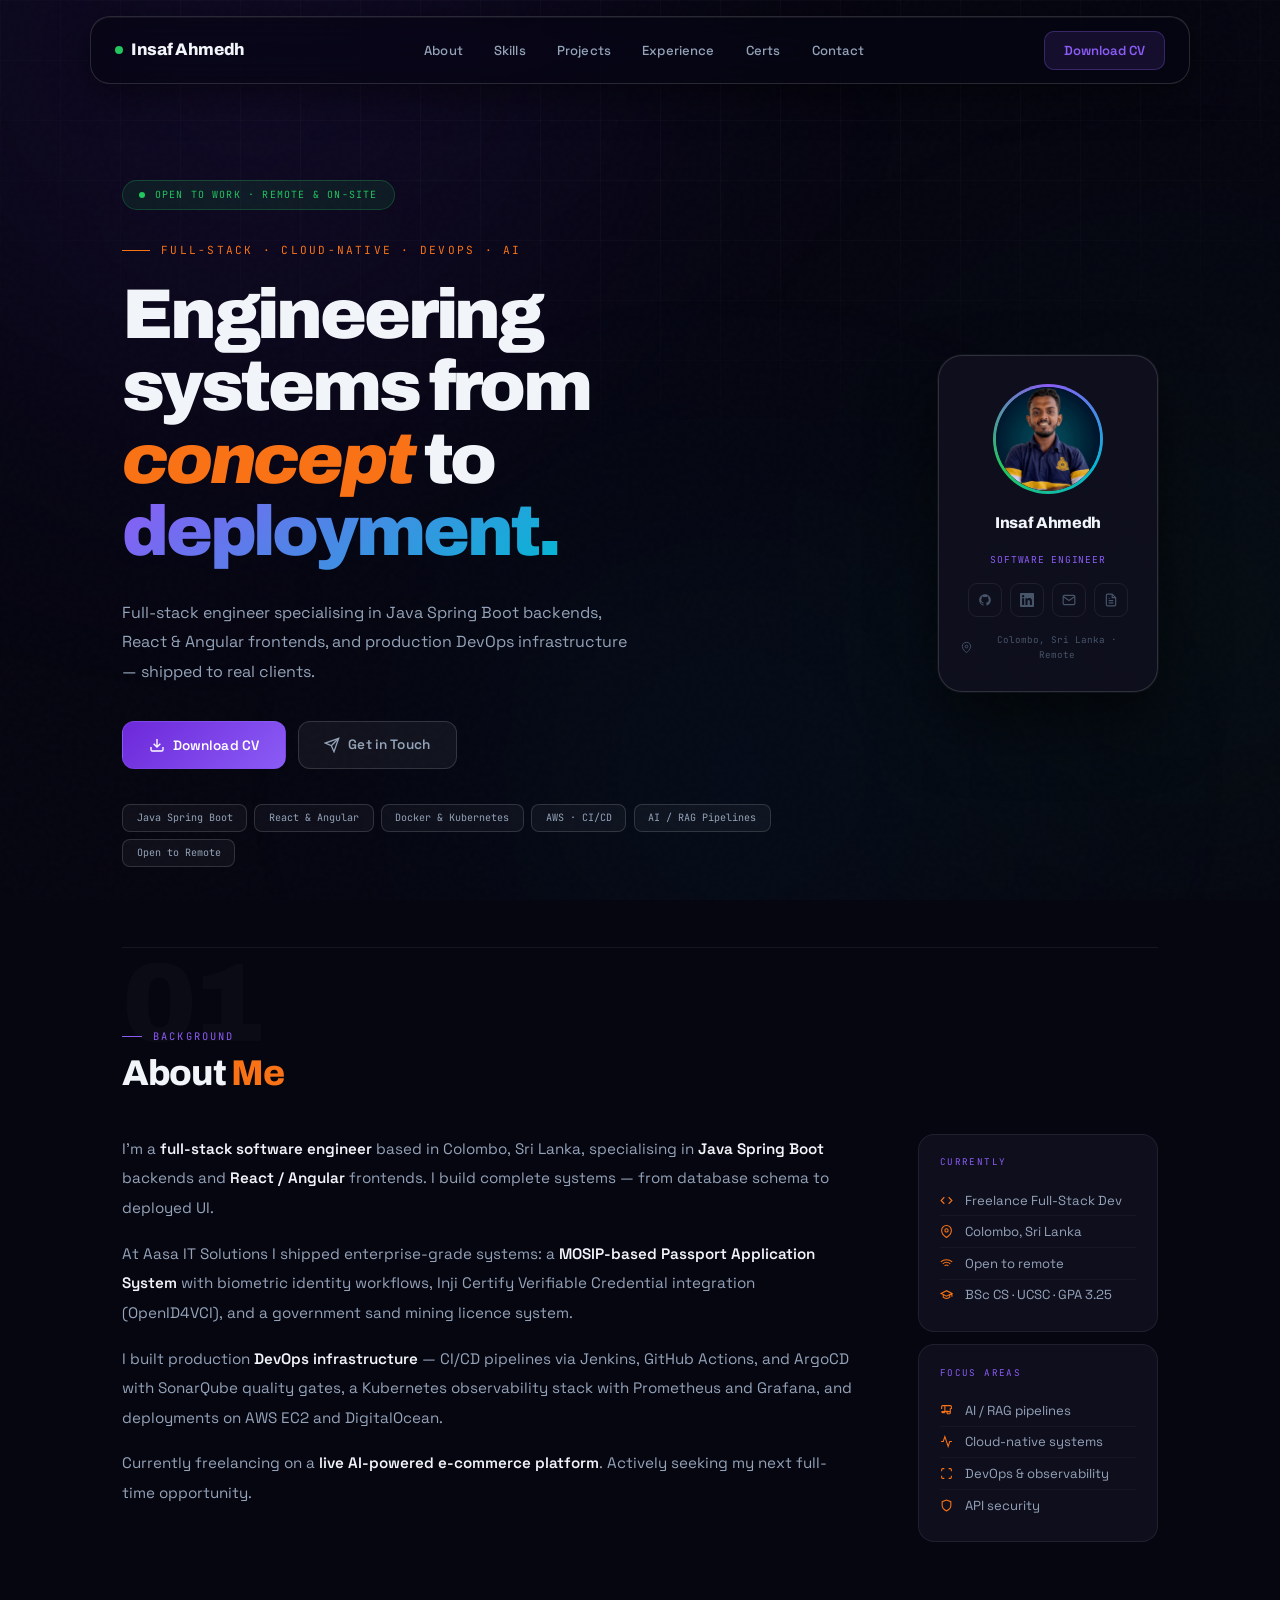
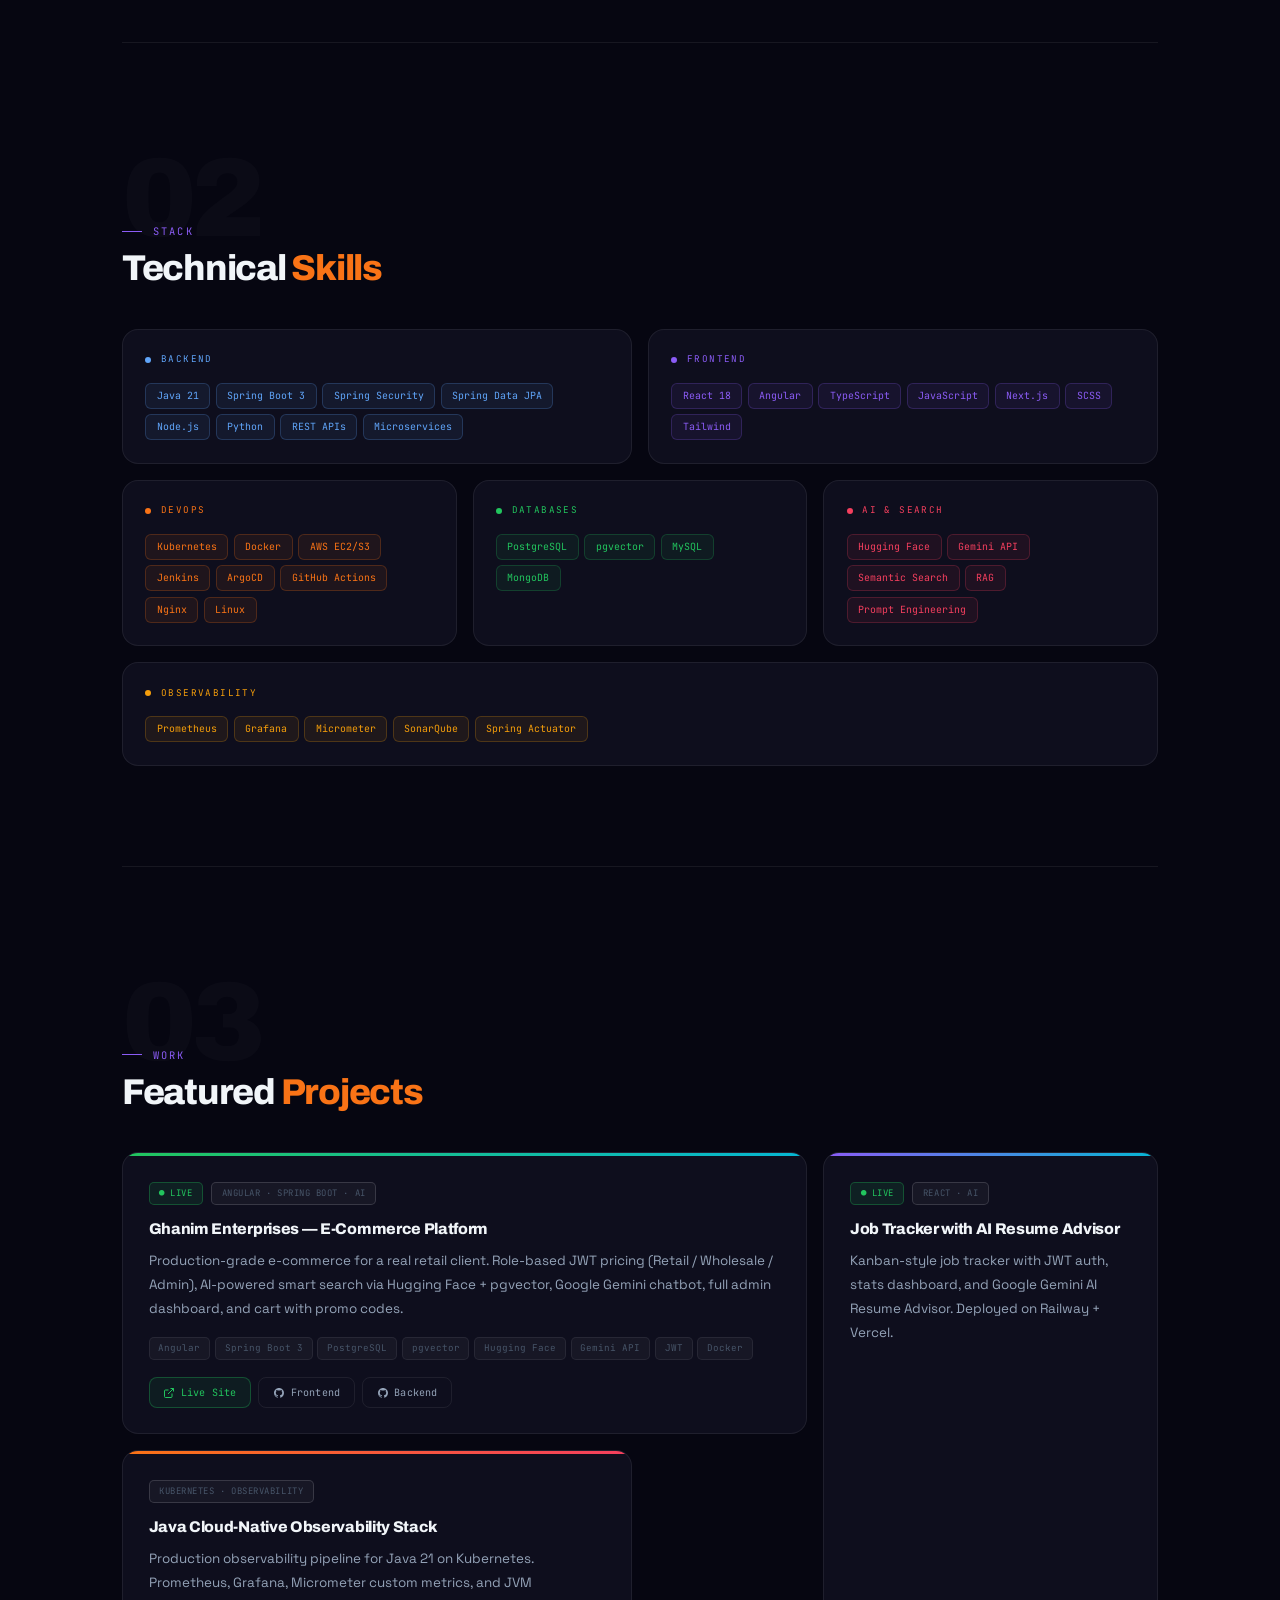
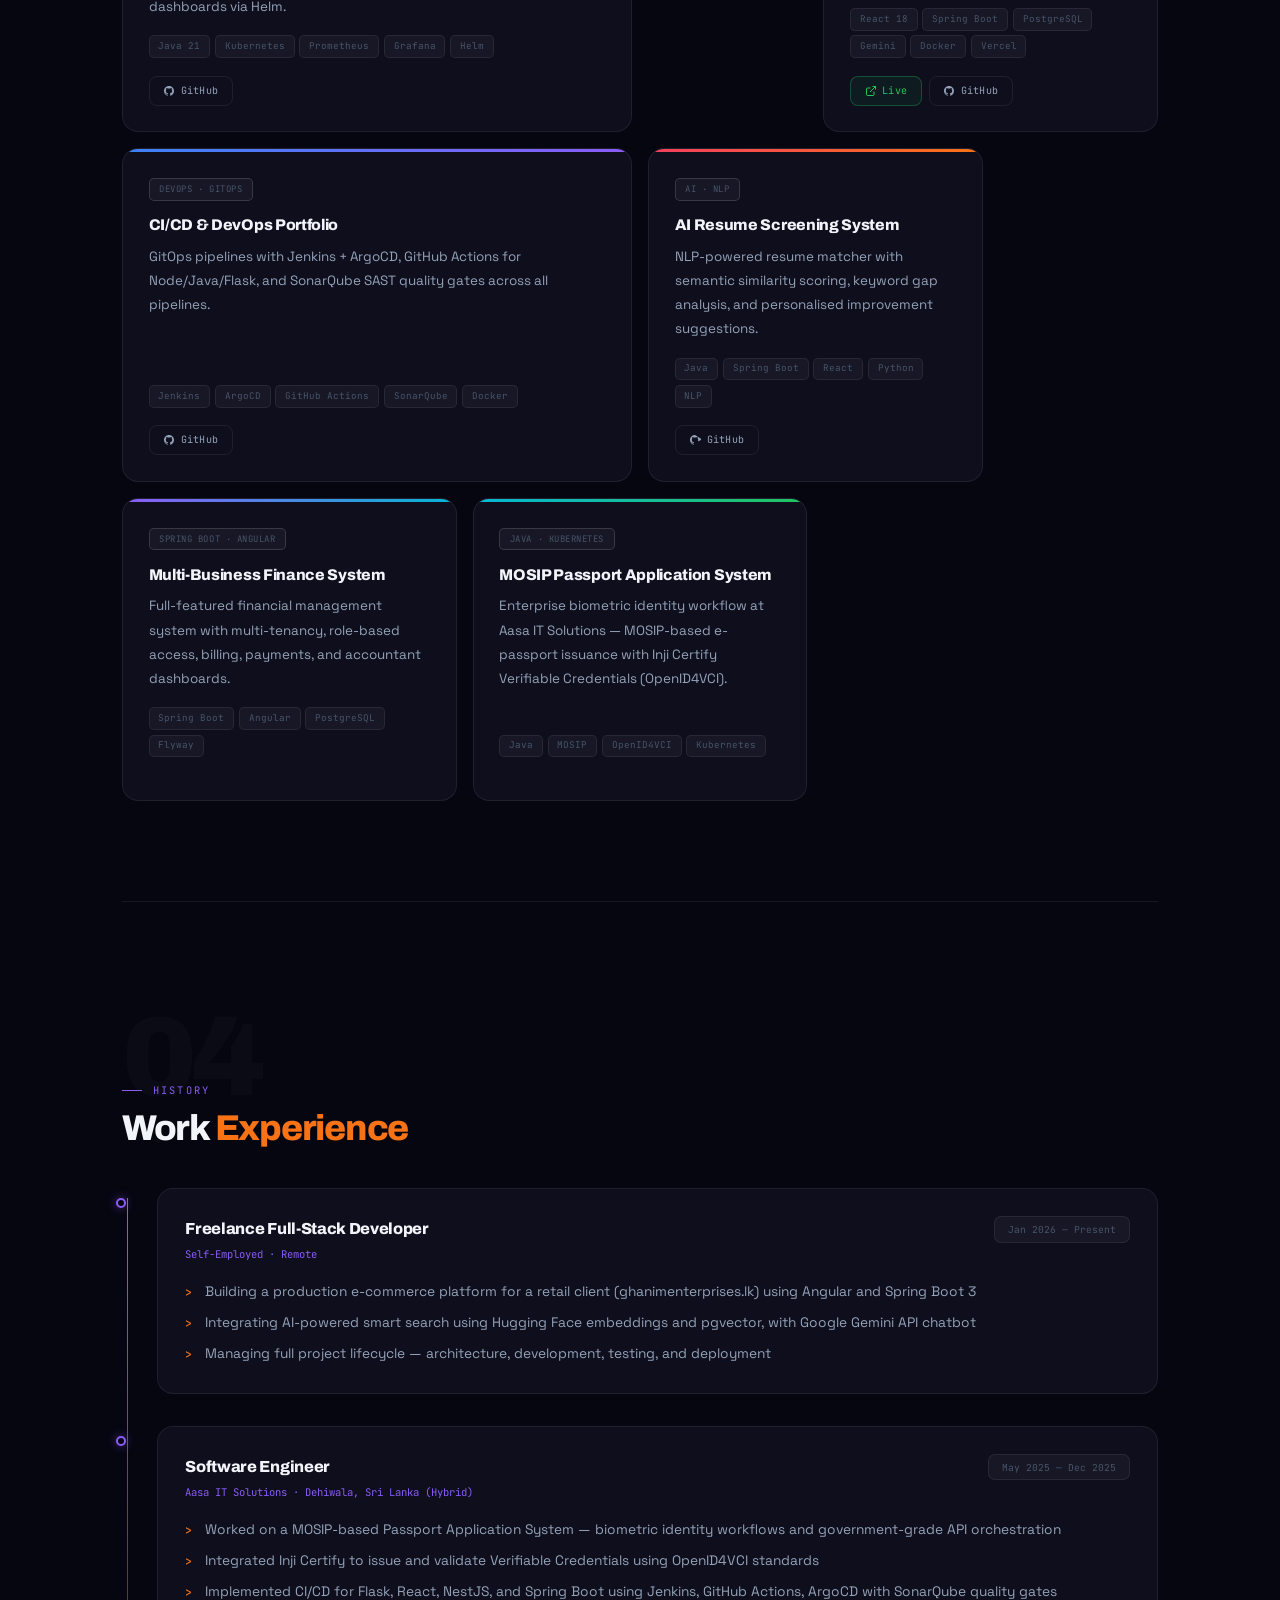
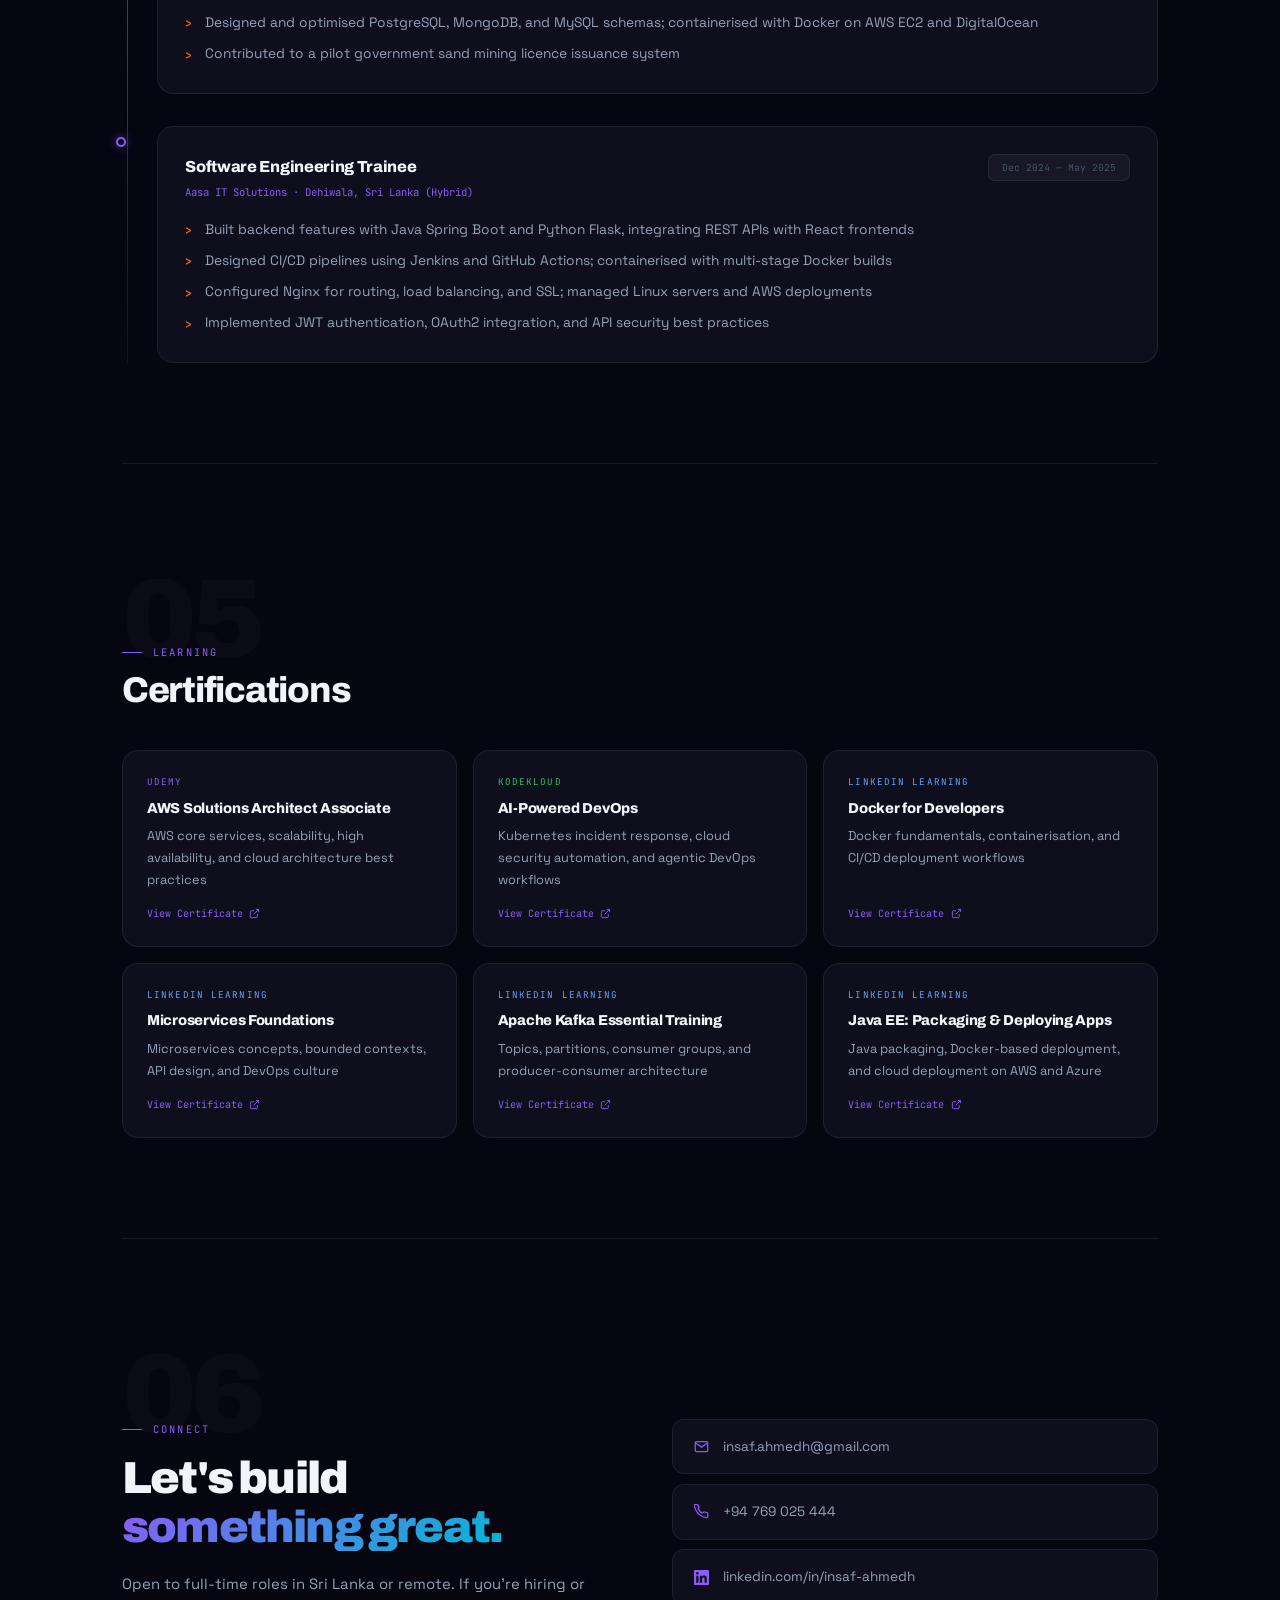
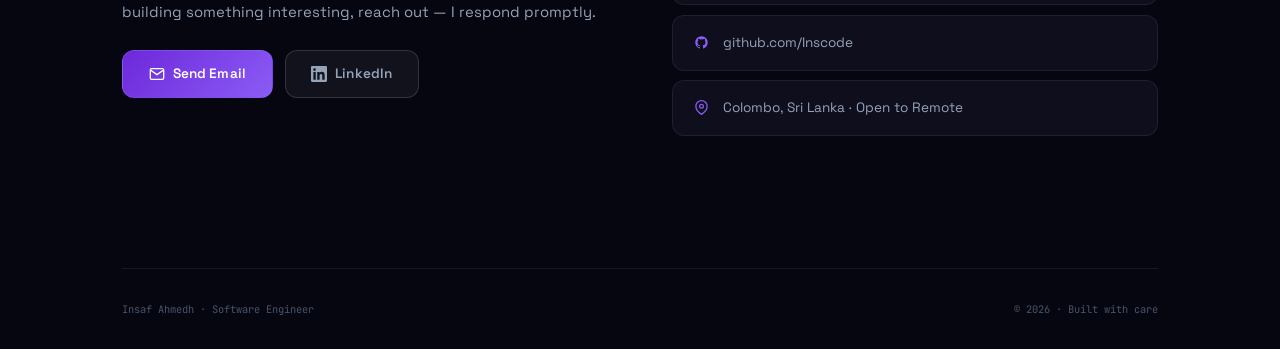
<file: index_sep.html>
<!DOCTYPE html>
<html lang="en">
<head>
<meta charset="UTF-8">
<meta name="viewport" content="width=device-width, initial-scale=1.0">
<title>Insaf Ahmedh · Software Engineer</title>
<meta name="description" content="Full-stack software engineer — Java · Spring Boot · Angular · React · DevOps · AI. Open to full-time roles.">
<link rel="preconnect" href="https://fonts.googleapis.com">
<link rel="preconnect" href="https://fonts.gstatic.com" crossorigin>
<link href="https://fonts.googleapis.com/css2?family=Archivo:ital,wght@0,300;0,400;0,500;0,600;0,700;0,800;0,900;1,700&family=Space+Grotesk:wght@300;400;500;600;700&family=JetBrains+Mono:wght@400;500&display=swap" rel="stylesheet">
<style>
/* ── TOKENS ────────────────────────────────────────────────── */
:root {
  --bg:      #060611;
  --bg2:     #0c0c1e;
  --surface: #10101f;
  --card:    rgba(16,16,31,0.92);
  --border:  rgba(255,255,255,0.07);
  --border2: rgba(255,255,255,0.14);

  --violet:  #8b5cf6;
  --violet2: #6d28d9;
  --violet3: rgba(139,92,246,0.12);
  --green:   #22c55e;
  --green2:  rgba(34,197,94,0.1);
  --orange:  #f97316;
  --orange2: rgba(249,115,22,0.1);
  --cyan:    #06b6d4;
  --cyan2:   rgba(6,182,212,0.1);
  --rose:    #f43f5e;
  --rose2:   rgba(244,63,94,0.1);
  --amber:   #f59e0b;

  --text:    #f1f5f9;
  --muted:   #94a3b8;
  --subtle:  #475569;
  --dim:     #334155;

  --nav-h:   68px;
  --r:       16px;
}

/* ── RESET ─────────────────────────────────────────────────── */
*, *::before, *::after { margin:0; padding:0; box-sizing:border-box; }
html { scroll-behavior:smooth; }
body {
  font-family:'Space Grotesk', system-ui, sans-serif;
  background:var(--bg);
  color:var(--text);
  overflow-x:hidden;
  line-height:1.6;
}
a { color:inherit; text-decoration:none; }
ul { list-style:none; }
img { display:block; max-width:100%; }
button { cursor:pointer; border:none; background:none; font-family:inherit; }

/* ── UTILITY ───────────────────────────────────────────────── */
.mono { font-family:'JetBrains Mono', monospace; }
.archive { font-family:'Archivo', sans-serif; }

/* ── GRID BACKGROUND ───────────────────────────────────────── */
body::before {
  content:'';
  position:fixed; inset:0; z-index:0; pointer-events:none;
  background-image:
    linear-gradient(rgba(255,255,255,0.025) 1px, transparent 1px),
    linear-gradient(90deg, rgba(255,255,255,0.025) 1px, transparent 1px);
  background-size:60px 60px;
  mask-image:radial-gradient(ellipse 80% 60% at 50% 0%, black 40%, transparent 100%);
}

/* ── NOISE ─────────────────────────────────────────────────── */
body::after {
  content:'';
  position:fixed; inset:0; z-index:0; pointer-events:none;
  background-image:url("data:image/svg+xml,%3Csvg viewBox='0 0 200 200' xmlns='http://www.w3.org/2000/svg'%3E%3Cfilter id='n'%3E%3CfeTurbulence type='fractalNoise' baseFrequency='0.85' numOctaves='4' stitchTiles='stitch'/%3E%3C/filter%3E%3Crect width='100%25' height='100%25' filter='url(%23n)' opacity='1'/%3E%3C/svg%3E");
  opacity:0.018;
}

/* ── AURORA ────────────────────────────────────────────────── */
.aurora {
  position:fixed; inset:0; z-index:0; pointer-events:none; overflow:hidden;
}
.aurora span {
  position:absolute; border-radius:50%; filter:blur(140px);
  animation:afloat 22s ease-in-out infinite;
}
.aurora span:nth-child(1) { width:700px; height:700px; top:-300px; left:-100px; background:rgba(109,40,217,.1); }
.aurora span:nth-child(2) { width:500px; height:500px; top:40%; right:-150px; background:rgba(34,197,94,.06); animation-delay:-9s; }
.aurora span:nth-child(3) { width:450px; height:450px; bottom:-100px; left:40%; background:rgba(6,182,212,.06); animation-delay:-17s; }
@keyframes afloat { 0%,100%{transform:translate(0,0)} 33%{transform:translate(40px,-30px)} 66%{transform:translate(-20px,40px)} }

/* ── SCROLL PROGRESS ───────────────────────────────────────── */
.scroll-bar { position:fixed; top:0; left:0; height:2px; z-index:9999; width:0%; background:linear-gradient(90deg,var(--violet),var(--green)); transition:width .08s linear; }

/* ══════════════════════════════════════════════════════════════
   NAV
══════════════════════════════════════════════════════════════ */
.nav {
  position:fixed; top:16px; left:50%; transform:translateX(-50%);
  z-index:500; width:calc(100% - 48px); max-width:1100px;
  background:rgba(6,6,17,0.75); backdrop-filter:blur(20px) saturate(180%);
  border:1px solid var(--border2);
  border-radius:20px;
  padding:0 1.5rem;
  display:flex; align-items:center; justify-content:space-between;
  height:var(--nav-h);
  box-shadow:0 8px 40px rgba(0,0,0,.5), inset 0 1px 0 rgba(255,255,255,.06);
}

.nav-logo {
  font-family:'Archivo', sans-serif;
  font-weight:800; font-size:1.05rem;
  letter-spacing:-.02em;
  display:flex; align-items:center; gap:.5rem;
}
.nav-logo .dot { width:8px; height:8px; border-radius:50%; background:var(--green); animation:pulse-g 2s infinite; }
@keyframes pulse-g { 0%,100%{box-shadow:0 0 0 0 rgba(34,197,94,.4)} 50%{box-shadow:0 0 0 5px rgba(34,197,94,0)} }

.nav-links { display:flex; align-items:center; gap:.25rem; }
.nav-links a {
  font-size:.82rem; font-weight:500; color:var(--muted);
  padding:.45rem .85rem; border-radius:10px;
  transition:color .18s, background .18s;
  letter-spacing:.01em;
}
.nav-links a:hover { color:var(--text); background:rgba(255,255,255,.06); }

.nav-cta {
  font-size:.82rem; font-weight:600;
  padding:.5rem 1.2rem; border-radius:10px;
  background:var(--violet3); border:1px solid rgba(139,92,246,.3);
  color:var(--violet); transition:all .2s;
}
.nav-cta:hover { background:rgba(139,92,246,.22); transform:translateY(-1px); box-shadow:0 8px 24px rgba(139,92,246,.2); }

.nav-mob-btn { display:none; width:38px; height:38px; border-radius:9px; border:1px solid var(--border2); align-items:center; justify-content:center; flex-direction:column; gap:5px; }
.nav-mob-btn span { display:block; width:18px; height:1.5px; background:var(--muted); border-radius:2px; transition:transform .3s, opacity .3s; }
.nav-mob-btn.open span:nth-child(1) { transform:translateY(6.5px) rotate(45deg); }
.nav-mob-btn.open span:nth-child(2) { opacity:0; }
.nav-mob-btn.open span:nth-child(3) { transform:translateY(-6.5px) rotate(-45deg); }

/* Mobile drawer */
.mob-drawer {
  position:fixed; inset:0; z-index:490; pointer-events:none;
}
.mob-backdrop { position:absolute; inset:0; background:rgba(6,6,17,.9); opacity:0; transition:opacity .3s; }
.mob-panel {
  position:absolute; left:0; top:0; bottom:0; width:260px;
  background:var(--bg2); border-right:1px solid var(--border);
  padding:calc(var(--nav-h) + 32px) 1.5rem 2rem;
  display:flex; flex-direction:column; gap:.3rem;
  transform:translateX(-100%); transition:transform .3s cubic-bezier(.4,0,.2,1);
}
.mob-drawer.open { pointer-events:all; }
.mob-drawer.open .mob-backdrop { opacity:1; }
.mob-drawer.open .mob-panel { transform:translateX(0); }
.mob-panel a { font-size:.95rem; font-weight:500; color:var(--muted); padding:.75rem 1rem; border-radius:9px; transition:color .18s, background .18s; }
.mob-panel a:hover { color:var(--text); background:rgba(255,255,255,.05); }

/* ══════════════════════════════════════════════════════════════
   WRAPPER & SECTIONS
══════════════════════════════════════════════════════════════ */
.wrapper {
  position:relative; z-index:1;
  padding-top:calc(var(--nav-h) + 32px);
  max-width:1100px; margin:0 auto; padding-left:32px; padding-right:32px;
}

section, .hero { padding-bottom:100px; }

/* ── SECTION HEADER ────────────────────────────────────────── */
.sec-kicker {
  font-family:'JetBrains Mono', monospace;
  font-size:.65rem; letter-spacing:.2em; text-transform:uppercase;
  color:var(--violet); margin-bottom:.6rem;
  display:flex; align-items:center; gap:.7rem;
}
.sec-kicker::before { content:''; width:20px; height:1px; background:var(--violet); }
.sec-title {
  font-family:'Archivo', sans-serif;
  font-size:clamp(1.8rem, 2.8vw, 2.5rem);
  font-weight:800; letter-spacing:-.035em; line-height:1.1;
  color:var(--text); margin-bottom:2.5rem;
}
.sec-title .hi { color:var(--orange); }
.sec-num {
  font-family:'Archivo', sans-serif;
  font-size:7rem; font-weight:900;
  color:rgba(255,255,255,.025); line-height:1;
  margin-bottom:-2rem; letter-spacing:-.05em;
  user-select:none;
}

.divider { height:1px; background:var(--border); margin-bottom:100px; }

/* ══════════════════════════════════════════════════════════════
   HERO
══════════════════════════════════════════════════════════════ */
.hero {
  padding-top:80px;
  display:grid; grid-template-columns:1fr auto; gap:4rem; align-items:center;
  border-bottom:1px solid var(--border); padding-bottom:80px;
}

.hero-left {}

.hero-badge {
  display:inline-flex; align-items:center; gap:.6rem;
  background:var(--green2); border:1px solid rgba(34,197,94,.25);
  color:var(--green); padding:.35rem 1rem; border-radius:50px;
  font-family:'JetBrains Mono', monospace; font-size:.62rem;
  letter-spacing:.12em; text-transform:uppercase; margin-bottom:2rem;
}
.hero-badge .dot { width:6px; height:6px; border-radius:50%; background:var(--green); animation:pulse-g 2s infinite; }

.hero-eyebrow {
  font-family:'JetBrains Mono', monospace;
  font-size:.7rem; letter-spacing:.2em; text-transform:uppercase;
  color:var(--orange); margin-bottom:1.2rem;
  display:flex; align-items:center; gap:.7rem;
}
.hero-eyebrow::before { content:''; width:28px; height:1px; background:var(--orange); }

.hero-title {
  font-family:'Archivo', sans-serif;
  font-size:clamp(3rem, 5.5vw, 5.5rem);
  font-weight:900; line-height:1.03; letter-spacing:-.045em;
  color:var(--text); margin-bottom:1.8rem;
}
.hero-title .grad {
  background:linear-gradient(135deg, var(--violet) 0%, var(--cyan) 100%);
  -webkit-background-clip:text; background-clip:text; -webkit-text-fill-color:transparent;
}
.hero-title .ital { font-style:italic; color:var(--orange); -webkit-text-fill-color:var(--orange); }

.hero-sub {
  color:var(--muted); font-size:1rem; line-height:1.85;
  max-width:520px; margin-bottom:2.2rem;
}

.hero-actions { display:flex; gap:.75rem; flex-wrap:wrap; margin-bottom:2.2rem; }

.btn {
  display:inline-flex; align-items:center; gap:.5rem;
  padding:.75rem 1.6rem; border-radius:12px;
  font-size:.85rem; font-weight:600;
  transition:transform .2s, box-shadow .2s, background .2s;
  letter-spacing:.01em;
}
.btn svg { width:16px; height:16px; flex-shrink:0; }
.btn-primary {
  background:linear-gradient(135deg, var(--violet2), var(--violet));
  color:#fff; border:1px solid rgba(139,92,246,.4);
}
.btn-primary:hover { transform:translateY(-2px); box-shadow:0 12px 32px rgba(139,92,246,.35); }
.btn-ghost {
  background:rgba(255,255,255,.05); border:1px solid var(--border2);
  color:var(--muted);
}
.btn-ghost:hover { color:var(--text); border-color:rgba(255,255,255,.2); transform:translateY(-2px); }

.hero-tags { display:flex; flex-wrap:wrap; gap:.45rem; }
.hero-tag {
  font-family:'JetBrains Mono', monospace; font-size:.63rem;
  padding:.3rem .85rem; border-radius:8px;
  background:rgba(255,255,255,.04); border:1px solid var(--border2);
  color:var(--muted);
}

/* Profile card */
.hero-right {}
.profile-card {
  width:220px; flex-shrink:0;
  background:var(--card); border:1px solid var(--border2);
  border-radius:24px; padding:1.8rem 1.4rem;
  display:flex; flex-direction:column; align-items:center; gap:1rem;
  box-shadow:0 0 0 1px rgba(255,255,255,.04), 0 32px 64px rgba(0,0,0,.5);
}
.profile-ring {
  position:relative; width:110px; height:110px;
}
.ring-spin {
  position:absolute; inset:0; border-radius:50%;
  background:conic-gradient(from 0deg, var(--violet), var(--cyan), var(--green), var(--violet));
  animation:ring-rot 4s linear infinite;
}
@keyframes ring-rot { to { transform:rotate(360deg); } }
.ring-inner {
  position:absolute; inset:3px; border-radius:50%;
  overflow:hidden; background:var(--bg2);
}
.ring-inner img { width:100%; height:100%; object-fit:cover; object-position:top center; border-radius:50%; }
.profile-name { font-family:'Archivo', sans-serif; font-size:.98rem; font-weight:800; letter-spacing:-.02em; text-align:center; }
.profile-role { font-family:'JetBrains Mono', monospace; font-size:.6rem; color:var(--violet); letter-spacing:.08em; text-transform:uppercase; text-align:center; }
.profile-socials { display:flex; gap:.5rem; }
.profile-socials a {
  width:34px; height:34px; border-radius:9px; border:1px solid var(--border);
  display:flex; align-items:center; justify-content:center;
  color:var(--subtle); transition:all .18s;
}
.profile-socials a:hover { border-color:var(--violet); color:var(--violet); background:var(--violet3); }
.profile-socials svg { width:14px; height:14px; }
.profile-loc { font-family:'JetBrains Mono', monospace; font-size:.58rem; color:var(--subtle); display:flex; align-items:center; gap:.4rem; text-align:center; }
.profile-loc svg { width:11px; height:11px; flex-shrink:0; }

/* ══════════════════════════════════════════════════════════════
   ABOUT
══════════════════════════════════════════════════════════════ */
.about-grid { display:grid; grid-template-columns:1fr 240px; gap:4rem; align-items:start; }
.about-body p { color:var(--muted); font-size:.95rem; line-height:1.95; margin-bottom:1rem; }
.about-body strong { color:var(--text); font-weight:600; }
.about-cards { display:flex; flex-direction:column; gap:.75rem; }
.about-card {
  background:var(--card); border:1px solid var(--border);
  border-radius:16px; padding:1.3rem;
  transition:border-color .2s;
}
.about-card:hover { border-color:var(--border2); }
.about-card-head {
  font-family:'JetBrains Mono', monospace; font-size:.58rem;
  color:var(--violet); letter-spacing:.15em; text-transform:uppercase;
  margin-bottom:.9rem;
}
.about-row { display:flex; align-items:center; gap:.75rem; font-size:.82rem; color:var(--muted); padding:.3rem 0; border-bottom:1px solid rgba(255,255,255,.03); }
.about-row:last-child { border:none; }
.about-row svg { width:13px; height:13px; color:var(--orange); flex-shrink:0; }

/* ══════════════════════════════════════════════════════════════
   SKILLS — BENTO GRID
══════════════════════════════════════════════════════════════ */
.skills-bento {
  display:grid;
  grid-template-columns:repeat(6, 1fr);
  grid-template-rows:auto auto;
  gap:1rem;
}
.skill-card {
  background:var(--card); border:1px solid var(--border);
  border-radius:var(--r); padding:1.4rem;
  transition:border-color .2s, transform .2s, box-shadow .2s;
  position:relative; overflow:hidden;
}
.skill-card::before {
  content:''; position:absolute; inset:0; opacity:0;
  transition:opacity .3s;
}
.skill-card:hover { transform:translateY(-3px); box-shadow:0 16px 48px rgba(0,0,0,.4); border-color:var(--border2); }
.skill-card:hover::before { opacity:1; }

/* span columns */
.sk-backend    { grid-column:span 3; }
.sk-frontend   { grid-column:span 3; }
.sk-devops     { grid-column:span 2; }
.sk-databases  { grid-column:span 2; }
.sk-ai         { grid-column:span 2; }
.sk-obs        { grid-column:span 6; }

/* glow overlays by category */
.sk-backend::before { background:radial-gradient(circle at top left, rgba(59,130,246,.06), transparent 70%); }
.sk-frontend::before { background:radial-gradient(circle at top right, rgba(139,92,246,.06), transparent 70%); }
.sk-devops::before { background:radial-gradient(circle at top left, rgba(249,115,22,.06), transparent 70%); }
.sk-databases::before { background:radial-gradient(circle at top left, rgba(34,197,94,.06), transparent 70%); }
.sk-ai::before { background:radial-gradient(circle at top right, rgba(244,63,94,.06), transparent 70%); }
.sk-obs::before { background:radial-gradient(circle at center, rgba(251,191,36,.04), transparent 70%); }

.skill-card-label {
  font-family:'JetBrains Mono', monospace; font-size:.58rem;
  letter-spacing:.15em; text-transform:uppercase;
  margin-bottom:1rem; display:flex; align-items:center; gap:.6rem;
}
.skill-card-label .dot-cat { width:6px; height:6px; border-radius:50%; flex-shrink:0; }

.sk-tags { display:flex; flex-wrap:wrap; gap:.35rem; }
.sk-tag {
  font-family:'JetBrains Mono', monospace; font-size:.62rem;
  padding:.25rem .65rem; border-radius:6px;
  border:1px solid; transition:all .18s;
}
/* colors */
.t-blue   { color:#60a5fa; border-color:rgba(96,165,250,.22); background:rgba(96,165,250,.07); }
.t-violet { color:var(--violet); border-color:rgba(139,92,246,.22); background:rgba(139,92,246,.07); }
.t-orange { color:var(--orange); border-color:rgba(249,115,22,.22); background:rgba(249,115,22,.07); }
.t-green  { color:var(--green); border-color:rgba(34,197,94,.22); background:rgba(34,197,94,.07); }
.t-rose   { color:var(--rose); border-color:rgba(244,63,94,.22); background:rgba(244,63,94,.07); }
.t-amber  { color:var(--amber); border-color:rgba(245,158,11,.22); background:rgba(245,158,11,.07); }
.t-gray   { color:var(--muted); border-color:var(--border2); background:rgba(255,255,255,.04); }

.sk-tag:hover { transform:translateY(-1px); }

/* ══════════════════════════════════════════════════════════════
   PROJECTS — BENTO GRID
══════════════════════════════════════════════════════════════ */
.proj-bento {
  display:grid;
  grid-template-columns:repeat(6, 1fr);
  gap:1rem;
}
.proj-card {
  background:var(--card); border:1px solid var(--border);
  border-radius:var(--r); overflow:hidden;
  display:flex; flex-direction:column;
  transition:border-color .25s, transform .25s, box-shadow .25s;
  position:relative;
}
.proj-card:hover { transform:translateY(-4px); box-shadow:0 24px 64px rgba(0,0,0,.5); }

/* spans */
.pj-featured { grid-column:span 4; }
.pj-tall     { grid-column:span 2; grid-row:span 2; }
.pj-half     { grid-column:span 3; }
.pj-third    { grid-column:span 2; }

/* top accent bar */
.proj-accent {
  height:3px;
}
.pa-violet { background:linear-gradient(90deg, var(--violet), var(--cyan)); }
.pa-green  { background:linear-gradient(90deg, var(--green), var(--cyan)); }
.pa-orange { background:linear-gradient(90deg, var(--orange), var(--rose)); }
.pa-blue   { background:linear-gradient(90deg, #3b82f6, var(--violet)); }
.pa-rose   { background:linear-gradient(90deg, var(--rose), var(--orange)); }

.proj-body { padding:1.6rem; display:flex; flex-direction:column; flex:1; }
.proj-meta { display:flex; align-items:center; gap:.5rem; flex-wrap:wrap; margin-bottom:.9rem; }
.chip {
  font-family:'JetBrains Mono', monospace; font-size:.56rem;
  padding:.2rem .6rem; border-radius:5px; text-transform:uppercase; letter-spacing:.06em;
}
.chip-live { background:rgba(34,197,94,.1); border:1px solid rgba(34,197,94,.3); color:var(--green); }
.chip-tag  { background:rgba(255,255,255,.04); border:1px solid var(--border2); color:var(--subtle); }

.proj-card h3 {
  font-family:'Archivo', sans-serif; font-size:.97rem; font-weight:800;
  color:var(--text); margin-bottom:.6rem; letter-spacing:-.02em; line-height:1.3;
}
.proj-card p { font-size:.84rem; color:var(--muted); line-height:1.8; flex:1; margin-bottom:1rem; }
.proj-tags { display:flex; flex-wrap:wrap; gap:.3rem; margin-bottom:1.1rem; }
.pt { font-family:'JetBrains Mono', monospace; font-size:.58rem; padding:.18rem .55rem; border-radius:5px; background:rgba(255,255,255,.04); border:1px solid var(--border); color:var(--subtle); }
.proj-links { display:flex; gap:.45rem; flex-wrap:wrap; margin-top:auto; }
.plink {
  display:inline-flex; align-items:center; gap:.35rem;
  font-family:'JetBrains Mono', monospace; font-size:.63rem;
  padding:.38rem .85rem; border-radius:8px;
  border:1px solid var(--border); color:var(--muted);
  transition:all .18s; letter-spacing:.02em; white-space:nowrap;
}
.plink:hover { border-color:var(--border2); color:var(--text); }
.plink.live { background:rgba(34,197,94,.08); border-color:rgba(34,197,94,.3); color:var(--green); }
.plink svg { width:12px; height:12px; }

/* ══════════════════════════════════════════════════════════════
   EXPERIENCE TIMELINE
══════════════════════════════════════════════════════════════ */
.timeline { position:relative; padding-left:2.2rem; }
.timeline::before {
  content:''; position:absolute; left:5px; top:.6rem; bottom:0; width:1px;
  background:linear-gradient(to bottom, var(--violet), rgba(139,92,246,.1));
}
.tl-item { position:relative; margin-bottom:2rem; }
.tl-item:last-child { margin-bottom:0; }
.tl-dot {
  position:absolute; left:-2.55rem; top:.65rem;
  width:10px; height:10px; border-radius:50%;
  background:var(--bg); border:2px solid var(--violet);
  box-shadow:0 0 10px rgba(139,92,246,.5);
}
.tl-card {
  background:var(--card); border:1px solid var(--border);
  border-radius:16px; padding:1.7rem;
  transition:border-color .22s;
}
.tl-card:hover { border-color:rgba(139,92,246,.25); }
.tl-head { display:flex; justify-content:space-between; align-items:flex-start; margin-bottom:1rem; flex-wrap:wrap; gap:.5rem; }
.tl-role { font-family:'Archivo', sans-serif; font-size:1rem; font-weight:800; color:var(--text); letter-spacing:-.02em; }
.tl-co { font-family:'JetBrains Mono', monospace; font-size:.66rem; color:var(--violet); margin-top:.25rem; }
.tl-date { font-family:'JetBrains Mono', monospace; font-size:.6rem; color:var(--subtle); background:rgba(255,255,255,.04); border:1px solid var(--border); padding:.28rem .8rem; border-radius:7px; white-space:nowrap; }
.tl-list { display:flex; flex-direction:column; gap:.4rem; }
.tl-list li { font-size:.86rem; color:var(--muted); line-height:1.8; padding-left:1.2rem; position:relative; }
.tl-list li::before { content:'›'; position:absolute; left:0; color:var(--orange); font-size:.9rem; top:.02rem; }

/* ══════════════════════════════════════════════════════════════
   CERTIFICATIONS
══════════════════════════════════════════════════════════════ */
.cert-grid { display:grid; grid-template-columns:repeat(3, 1fr); gap:1rem; }
.cert-card {
  background:var(--card); border:1px solid var(--border);
  border-radius:16px; padding:1.5rem;
  display:flex; flex-direction:column;
  transition:all .22s;
}
.cert-card:hover { border-color:rgba(139,92,246,.25); transform:translateY(-3px); box-shadow:0 16px 48px rgba(0,0,0,.35); }
.cert-src { font-family:'JetBrains Mono', monospace; font-size:.58rem; letter-spacing:.12em; text-transform:uppercase; margin-bottom:.55rem; }
.s-udemy { color:var(--violet); } .s-kk { color:var(--green); } .s-li { color:#60a5fa; }
.cert-card h3 { font-family:'Archivo', sans-serif; font-size:.9rem; font-weight:800; color:var(--text); margin-bottom:.5rem; line-height:1.3; letter-spacing:-.02em; }
.cert-card p { font-size:.8rem; color:var(--muted); line-height:1.72; flex:1; margin-bottom:.9rem; }
.cert-link { font-family:'JetBrains Mono', monospace; font-size:.63rem; color:var(--violet); display:inline-flex; align-items:center; gap:.4rem; transition:color .18s; margin-top:auto; }
.cert-link:hover { color:var(--orange); }
.cert-link svg { width:11px; height:11px; }

/* ══════════════════════════════════════════════════════════════
   CONTACT
══════════════════════════════════════════════════════════════ */
.contact-wrap { display:grid; grid-template-columns:1fr 1fr; gap:4rem; align-items:center; }
.contact-left h2 {
  font-family:'Archivo', sans-serif;
  font-size:clamp(2rem, 3.5vw, 3rem); font-weight:900;
  color:var(--text); letter-spacing:-.04em; line-height:1.1; margin-bottom:1.1rem;
}
.contact-left h2 span {
  background:linear-gradient(135deg, var(--violet), var(--cyan));
  -webkit-background-clip:text; background-clip:text; -webkit-text-fill-color:transparent;
}
.contact-left p { color:var(--muted); font-size:.93rem; line-height:1.9; margin-bottom:1.5rem; }
.contact-items { display:flex; flex-direction:column; gap:.6rem; }
.c-item {
  background:var(--card); border:1px solid var(--border);
  border-radius:12px; padding:1rem 1.3rem;
  display:flex; align-items:center; gap:.9rem;
  transition:border-color .2s;
}
.c-item:hover { border-color:var(--border2); }
.c-item svg { width:15px; height:15px; color:var(--violet); flex-shrink:0; }
.c-item a, .c-item span { color:var(--muted); font-size:.85rem; }
.c-item a:hover { color:var(--violet); }

/* ── FOOTER ────────────────────────────────────────────────── */
.footer {
  border-top:1px solid var(--border); padding:2rem 0; margin-top:2rem;
  display:flex; align-items:center; justify-content:space-between; flex-wrap:wrap; gap:1rem;
}
.footer span { font-family:'JetBrains Mono', monospace; font-size:.65rem; color:var(--subtle); }

/* ── BACK TO TOP ───────────────────────────────────────────── */
.back-top {
  position:fixed; bottom:2rem; right:2rem; z-index:400;
  width:42px; height:42px; border-radius:12px;
  background:var(--surface); border:1px solid var(--border2);
  color:var(--muted); display:flex; align-items:center; justify-content:center;
  opacity:0; transform:translateY(10px); pointer-events:none;
  transition:opacity .3s, transform .3s, border-color .2s, color .2s;
}
.back-top svg { width:16px; height:16px; }
.back-top.show { opacity:1; transform:translateY(0); pointer-events:all; }
.back-top:hover { border-color:var(--violet); color:var(--violet); }

/* ── SCROLL REVEAL ─────────────────────────────────────────── */
.reveal { opacity:0; transform:translateY(24px); transition:opacity .6s ease, transform .6s ease; }
.reveal.in { opacity:1; transform:translateY(0); }
.rd1 { transition-delay:.1s; } .rd2 { transition-delay:.2s; } .rd3 { transition-delay:.3s; }

/* ── RESPONSIVE ────────────────────────────────────────────── */
@media (max-width:900px) {
  .wrapper { padding-left:20px; padding-right:20px; }
  .hero { grid-template-columns:1fr; gap:2.5rem; }
  .hero-right { display:none; }
  .about-grid { grid-template-columns:1fr; }
  .skills-bento { grid-template-columns:1fr 1fr; }
  .sk-backend, .sk-frontend, .sk-devops, .sk-databases, .sk-ai, .sk-obs { grid-column:span 2; }
  .proj-bento { grid-template-columns:1fr; }
  .pj-featured, .pj-tall, .pj-half, .pj-third { grid-column:span 1; grid-row:span 1; }
  .cert-grid { grid-template-columns:1fr 1fr; }
  .contact-wrap { grid-template-columns:1fr; gap:2.5rem; }
  .nav-links { display:none; }
  .nav-cta { display:none; }
  .nav-mob-btn { display:flex; }
}
@media (max-width:600px) {
  .nav { width:calc(100% - 24px); }
  .hero-title { font-size:2.6rem; }
  .skills-bento { grid-template-columns:1fr; }
  .sk-backend, .sk-frontend, .sk-devops, .sk-databases, .sk-ai, .sk-obs { grid-column:span 1; }
  .cert-grid { grid-template-columns:1fr; }
}
@media (prefers-reduced-motion:reduce) {
  *, .ring-spin, .aurora span { animation-duration:.01ms !important; transition-duration:.01ms !important; }
}
</style>
</head>
<body>

<div class="aurora"><span></span><span></span><span></span></div>
<div class="scroll-bar" id="scrollBar"></div>

<!-- ══ NAV ══════════════════════════════════════════════════════ -->
<nav class="nav">
  <div class="nav-logo">
    <span class="dot"></span>
    Insaf Ahmedh
  </div>
  <div class="nav-links">
    <a href="#about">About</a>
    <a href="#skills">Skills</a>
    <a href="#projects">Projects</a>
    <a href="#experience">Experience</a>
    <a href="#certifications">Certs</a>
    <a href="#contact">Contact</a>
  </div>
  <a href="Software_Engineer_Insaf.pdf" target="_blank" class="nav-cta">Download CV</a>
  <button class="nav-mob-btn" id="mobBtn" aria-label="Menu">
    <span></span><span></span><span></span>
  </button>
</nav>

<div class="mob-drawer" id="mobDrawer">
  <div class="mob-backdrop" id="mobBackdrop"></div>
  <nav class="mob-panel">
    <a href="#about">About</a>
    <a href="#skills">Skills</a>
    <a href="#projects">Projects</a>
    <a href="#experience">Experience</a>
    <a href="#certifications">Certifications</a>
    <a href="#contact">Contact</a>
  </nav>
</div>

<!-- ══ MAIN ══════════════════════════════════════════════════════ -->
<div class="wrapper">

  <!-- ── HERO ──────────────────────────────────────────────────── -->
  <div class="hero" id="intro">
    <div class="hero-left">
      <div class="hero-badge">
        <span class="dot"></span>
        Open to Work · Remote &amp; On-site
      </div>
      <div class="hero-eyebrow">Full-Stack · Cloud-Native · DevOps · AI</div>
      <h1 class="hero-title">
        Engineering<br>
        systems from<br>
        <span class="ital">concept</span> to
        <span class="grad">deployment.</span>
      </h1>
      <p class="hero-sub">
        Full-stack engineer specialising in Java Spring Boot backends, React &amp; Angular frontends, and production DevOps infrastructure — shipped to real clients.
      </p>
      <div class="hero-actions">
        <button class="btn btn-primary" onclick="window.open('Software_Engineer_Insaf.pdf','_blank')">
          <svg viewBox="0 0 24 24" fill="none" stroke="currentColor" stroke-width="2"><path d="M21 15v4a2 2 0 01-2 2H5a2 2 0 01-2-2v-4"/><polyline points="7 10 12 15 17 10"/><line x1="12" y1="15" x2="12" y2="3"/></svg>
          Download CV
        </button>
        <a href="#contact" class="btn btn-ghost">
          <svg viewBox="0 0 24 24" fill="none" stroke="currentColor" stroke-width="2"><line x1="22" y1="2" x2="11" y2="13"/><polygon points="22 2 15 22 11 13 2 9 22 2"/></svg>
          Get in Touch
        </a>
      </div>
      <div class="hero-tags">
        <span class="hero-tag">Java Spring Boot</span>
        <span class="hero-tag">React &amp; Angular</span>
        <span class="hero-tag">Docker &amp; Kubernetes</span>
        <span class="hero-tag">AWS · CI/CD</span>
        <span class="hero-tag">AI / RAG Pipelines</span>
        <span class="hero-tag">Open to Remote</span>
      </div>
    </div>

    <div class="hero-right">
      <div class="profile-card">
        <div class="profile-ring">
          <div class="ring-spin"></div>
          <div class="ring-inner">
            <img src="profile.png" alt="Insaf Ahmedh" loading="eager">
          </div>
        </div>
        <div class="profile-name">Insaf Ahmedh</div>
        <div class="profile-role">Software Engineer</div>
        <div class="profile-socials">
          <a href="https://github.com/Inscode" target="_blank" rel="noopener" aria-label="GitHub">
            <svg viewBox="0 0 24 24" fill="currentColor"><path d="M12 2C6.477 2 2 6.477 2 12c0 4.418 2.865 8.166 6.839 9.489.5.092.682-.217.682-.482 0-.237-.009-.866-.013-1.7-2.782.603-3.369-1.34-3.369-1.34-.454-1.156-1.11-1.463-1.11-1.463-.908-.62.069-.608.069-.608 1.003.07 1.531 1.03 1.531 1.03.892 1.529 2.341 1.087 2.91.832.092-.647.35-1.088.636-1.338-2.22-.253-4.555-1.11-4.555-4.943 0-1.091.39-1.984 1.03-2.682-.103-.253-.447-1.27.098-2.646 0 0 .84-.269 2.75 1.025A9.578 9.578 0 0112 6.836c.85.004 1.705.114 2.504.336 1.909-1.294 2.747-1.025 2.747-1.025.546 1.376.202 2.394.1 2.646.64.698 1.026 1.591 1.026 2.682 0 3.841-2.337 4.687-4.565 4.935.359.309.678.919.678 1.852 0 1.336-.012 2.415-.012 2.741 0 .267.18.578.688.48C19.138 20.163 22 16.418 22 12c0-5.523-4.477-10-10-10z"/></svg>
          </a>
          <a href="https://www.linkedin.com/in/insaf-ahmedh/" target="_blank" rel="noopener" aria-label="LinkedIn">
            <svg viewBox="0 0 24 24" fill="currentColor"><path d="M20.447 20.452h-3.554v-5.569c0-1.328-.027-3.037-1.852-3.037-1.853 0-2.136 1.445-2.136 2.939v5.667H9.351V9h3.414v1.561h.046c.477-.9 1.637-1.85 3.37-1.85 3.601 0 4.267 2.37 4.267 5.455v6.286zM5.337 7.433a2.062 2.062 0 01-2.063-2.065 2.064 2.064 0 112.063 2.065zm1.782 13.019H3.555V9h3.564v11.452zM22.225 0H1.771C.792 0 0 .774 0 1.729v20.542C0 23.227.792 24 1.771 24h20.451C23.2 24 24 23.227 24 22.271V1.729C24 .774 23.2 0 22.222 0h.003z"/></svg>
          </a>
          <a href="mailto:insaf.ahmedh@gmail.com" aria-label="Email">
            <svg viewBox="0 0 24 24" fill="none" stroke="currentColor" stroke-width="2"><path d="M4 4h16c1.1 0 2 .9 2 2v12c0 1.1-.9 2-2 2H4c-1.1 0-2-.9-2-2V6c0-1.1.9-2 2-2z"/><polyline points="22,6 12,13 2,6"/></svg>
          </a>
          <a href="Software_Engineer_Insaf.pdf" target="_blank" aria-label="CV">
            <svg viewBox="0 0 24 24" fill="none" stroke="currentColor" stroke-width="2"><path d="M14 2H6a2 2 0 00-2 2v16a2 2 0 002 2h12a2 2 0 002-2V8z"/><polyline points="14 2 14 8 20 8"/><line x1="16" y1="13" x2="8" y2="13"/><line x1="16" y1="17" x2="8" y2="17"/><polyline points="10 9 9 9 8 9"/></svg>
          </a>
        </div>
        <div class="profile-loc">
          <svg viewBox="0 0 24 24" fill="none" stroke="currentColor" stroke-width="2"><path d="M21 10c0 7-9 13-9 13s-9-6-9-13a9 9 0 0118 0z"/><circle cx="12" cy="10" r="3"/></svg>
          Colombo, Sri Lanka · Remote
        </div>
      </div>
    </div>
  </div>

  <!-- ── ABOUT ─────────────────────────────────────────────────── -->
  <section id="about">
    <div class="sec-num">01</div>
    <div class="sec-kicker reveal">Background</div>
    <h2 class="sec-title reveal">About <span class="hi">Me</span></h2>
    <div class="about-grid">
      <div class="about-body reveal">
        <p>I'm a <strong>full-stack software engineer</strong> based in Colombo, Sri Lanka, specialising in <strong>Java Spring Boot</strong> backends and <strong>React / Angular</strong> frontends. I build complete systems — from database schema to deployed UI.</p>
        <p>At Aasa IT Solutions I shipped enterprise-grade systems: a <strong>MOSIP-based Passport Application System</strong> with biometric identity workflows, Inji Certify Verifiable Credential integration (OpenID4VCI), and a government sand mining licence system.</p>
        <p>I built production <strong>DevOps infrastructure</strong> — CI/CD pipelines via Jenkins, GitHub Actions, and ArgoCD with SonarQube quality gates, a Kubernetes observability stack with Prometheus and Grafana, and deployments on AWS EC2 and DigitalOcean.</p>
        <p>Currently freelancing on a <strong>live AI-powered e-commerce platform</strong>. Actively seeking my next full-time opportunity.</p>
      </div>
      <div class="about-cards reveal rd2">
        <div class="about-card">
          <div class="about-card-head">Currently</div>
          <div class="about-row">
            <svg viewBox="0 0 24 24" fill="none" stroke="currentColor" stroke-width="2"><polyline points="16 18 22 12 16 6"/><polyline points="8 6 2 12 8 18"/></svg>
            Freelance Full-Stack Dev
          </div>
          <div class="about-row">
            <svg viewBox="0 0 24 24" fill="none" stroke="currentColor" stroke-width="2"><path d="M21 10c0 7-9 13-9 13s-9-6-9-13a9 9 0 0118 0z"/><circle cx="12" cy="10" r="3"/></svg>
            Colombo, Sri Lanka
          </div>
          <div class="about-row">
            <svg viewBox="0 0 24 24" fill="none" stroke="currentColor" stroke-width="2"><path d="M5 12.55a11 11 0 0114.08 0"/><path d="M1.42 9a16 16 0 0121.16 0"/><path d="M8.53 16.11a6 6 0 016.95 0"/><line x1="12" y1="20" x2="12.01" y2="20"/></svg>
            Open to remote
          </div>
          <div class="about-row">
            <svg viewBox="0 0 24 24" fill="none" stroke="currentColor" stroke-width="2"><path d="M22 10v6M2 10l10-5 10 5-10 5z"/><path d="M6 12v5c3 3 9 3 12 0v-5"/></svg>
            BSc CS · UCSC · GPA 3.25
          </div>
        </div>
        <div class="about-card">
          <div class="about-card-head">Focus Areas</div>
          <div class="about-row">
            <svg viewBox="0 0 24 24" fill="none" stroke="currentColor" stroke-width="2"><path d="M9 3H5a2 2 0 00-2 2v4m6-6h10a2 2 0 012 2v4M9 3v11m0 0h10m-10 0H3m0 0a2 2 0 002 2h4m10-8v8a2 2 0 01-2 2h-4m0 0V12"/></svg>
            AI / RAG pipelines
          </div>
          <div class="about-row">
            <svg viewBox="0 0 24 24" fill="none" stroke="currentColor" stroke-width="2"><polyline points="22 12 18 12 15 21 9 3 6 12 2 12"/></svg>
            Cloud-native systems
          </div>
          <div class="about-row">
            <svg viewBox="0 0 24 24" fill="none" stroke="currentColor" stroke-width="2"><path d="M8 3H5a2 2 0 00-2 2v3m18 0V5a2 2 0 00-2-2h-3m0 18h3a2 2 0 002-2v-3M3 16v3a2 2 0 002 2h3"/></svg>
            DevOps &amp; observability
          </div>
          <div class="about-row">
            <svg viewBox="0 0 24 24" fill="none" stroke="currentColor" stroke-width="2"><path d="M12 22s8-4 8-10V5l-8-3-8 3v7c0 6 8 10 8 10z"/></svg>
            API security
          </div>
        </div>
      </div>
    </div>
  </section>
  <div class="divider"></div>

  <!-- ── SKILLS ─────────────────────────────────────────────────── -->
  <section id="skills">
    <div class="sec-num">02</div>
    <div class="sec-kicker reveal">Stack</div>
    <h2 class="sec-title reveal">Technical <span class="hi">Skills</span></h2>
    <div class="skills-bento">

      <div class="skill-card sk-backend reveal">
        <div class="skill-card-label" style="color:#60a5fa;">
          <span class="dot-cat" style="background:#60a5fa;"></span>Backend
        </div>
        <div class="sk-tags">
          <span class="sk-tag t-blue">Java 21</span>
          <span class="sk-tag t-blue">Spring Boot 3</span>
          <span class="sk-tag t-blue">Spring Security</span>
          <span class="sk-tag t-blue">Spring Data JPA</span>
          <span class="sk-tag t-blue">Node.js</span>
          <span class="sk-tag t-blue">Python</span>
          <span class="sk-tag t-blue">REST APIs</span>
          <span class="sk-tag t-blue">Microservices</span>
        </div>
      </div>

      <div class="skill-card sk-frontend reveal rd1">
        <div class="skill-card-label" style="color:var(--violet);">
          <span class="dot-cat" style="background:var(--violet);"></span>Frontend
        </div>
        <div class="sk-tags">
          <span class="sk-tag t-violet">React 18</span>
          <span class="sk-tag t-violet">Angular</span>
          <span class="sk-tag t-violet">TypeScript</span>
          <span class="sk-tag t-violet">JavaScript</span>
          <span class="sk-tag t-violet">Next.js</span>
          <span class="sk-tag t-violet">SCSS</span>
          <span class="sk-tag t-violet">Tailwind</span>
        </div>
      </div>

      <div class="skill-card sk-devops reveal">
        <div class="skill-card-label" style="color:var(--orange);">
          <span class="dot-cat" style="background:var(--orange);"></span>DevOps
        </div>
        <div class="sk-tags">
          <span class="sk-tag t-orange">Kubernetes</span>
          <span class="sk-tag t-orange">Docker</span>
          <span class="sk-tag t-orange">AWS EC2/S3</span>
          <span class="sk-tag t-orange">Jenkins</span>
          <span class="sk-tag t-orange">ArgoCD</span>
          <span class="sk-tag t-orange">GitHub Actions</span>
          <span class="sk-tag t-orange">Nginx</span>
          <span class="sk-tag t-orange">Linux</span>
        </div>
      </div>

      <div class="skill-card sk-databases reveal rd1">
        <div class="skill-card-label" style="color:var(--green);">
          <span class="dot-cat" style="background:var(--green);"></span>Databases
        </div>
        <div class="sk-tags">
          <span class="sk-tag t-green">PostgreSQL</span>
          <span class="sk-tag t-green">pgvector</span>
          <span class="sk-tag t-green">MySQL</span>
          <span class="sk-tag t-green">MongoDB</span>
        </div>
      </div>

      <div class="skill-card sk-ai reveal rd2">
        <div class="skill-card-label" style="color:var(--rose);">
          <span class="dot-cat" style="background:var(--rose);"></span>AI &amp; Search
        </div>
        <div class="sk-tags">
          <span class="sk-tag t-rose">Hugging Face</span>
          <span class="sk-tag t-rose">Gemini API</span>
          <span class="sk-tag t-rose">Semantic Search</span>
          <span class="sk-tag t-rose">RAG</span>
          <span class="sk-tag t-rose">Prompt Engineering</span>
        </div>
      </div>

      <div class="skill-card sk-obs reveal">
        <div class="skill-card-label" style="color:var(--amber);">
          <span class="dot-cat" style="background:var(--amber);"></span>Observability
        </div>
        <div class="sk-tags">
          <span class="sk-tag t-amber">Prometheus</span>
          <span class="sk-tag t-amber">Grafana</span>
          <span class="sk-tag t-amber">Micrometer</span>
          <span class="sk-tag t-amber">SonarQube</span>
          <span class="sk-tag t-amber">Spring Actuator</span>
        </div>
      </div>

    </div>
  </section>
  <div class="divider"></div>

  <!-- ── PROJECTS ──────────────────────────────────────────────── -->
  <section id="projects">
    <div class="sec-num">03</div>
    <div class="sec-kicker reveal">Work</div>
    <h2 class="sec-title reveal">Featured <span class="hi">Projects</span></h2>
    <div class="proj-bento">

      <!-- Featured — Ghanim Enterprises -->
      <div class="proj-card pj-featured reveal">
        <div class="proj-accent pa-green"></div>
        <div class="proj-body">
          <div class="proj-meta">
            <span class="chip chip-live">&#x25CF; Live</span>
            <span class="chip chip-tag">Angular · Spring Boot · AI</span>
          </div>
          <h3>Ghanim Enterprises — E-Commerce Platform</h3>
          <p>Production-grade e-commerce for a real retail client. Role-based JWT pricing (Retail / Wholesale / Admin), AI-powered smart search via Hugging Face + pgvector, Google Gemini chatbot, full admin dashboard, and cart with promo codes.</p>
          <div class="proj-tags">
            <span class="pt">Angular</span><span class="pt">Spring Boot 3</span><span class="pt">PostgreSQL</span>
            <span class="pt">pgvector</span><span class="pt">Hugging Face</span><span class="pt">Gemini API</span>
            <span class="pt">JWT</span><span class="pt">Docker</span>
          </div>
          <div class="proj-links">
            <a href="https://ghanimenterprises.lk" target="_blank" rel="noopener" class="plink live">
              <svg viewBox="0 0 24 24" fill="none" stroke="currentColor" stroke-width="2"><path d="M18 13v6a2 2 0 01-2 2H5a2 2 0 01-2-2V8a2 2 0 012-2h6"/><polyline points="15 3 21 3 21 9"/><line x1="10" y1="14" x2="21" y2="3"/></svg>
              Live Site
            </a>
            <a href="https://github.com/Inscode/ecommerce-angular-springboot" target="_blank" rel="noopener" class="plink">
              <svg viewBox="0 0 24 24" fill="currentColor"><path d="M12 2C6.477 2 2 6.477 2 12c0 4.418 2.865 8.166 6.839 9.489.5.092.682-.217.682-.482 0-.237-.009-.866-.013-1.7-2.782.603-3.369-1.34-3.369-1.34-.454-1.156-1.11-1.463-1.11-1.463-.908-.62.069-.608.069-.608 1.003.07 1.531 1.03 1.531 1.03.892 1.529 2.341 1.087 2.91.832.092-.647.35-1.088.636-1.338-2.22-.253-4.555-1.11-4.555-4.943 0-1.091.39-1.984 1.03-2.682-.103-.253-.447-1.27.098-2.646 0 0 .84-.269 2.75 1.025A9.578 9.578 0 0112 6.836c.85.004 1.705.114 2.504.336 1.909-1.294 2.747-1.025 2.747-1.025.546 1.376.202 2.394.1 2.646.64.698 1.026 1.591 1.026 2.682 0 3.841-2.337 4.687-4.565 4.935.359.309.678.919.678 1.852 0 1.336-.012 2.415-.012 2.741 0 .267.18.578.688.48C19.138 20.163 22 16.418 22 12c0-5.523-4.477-10-10-10z"/></svg>
              Frontend
            </a>
            <a href="https://github.com/Inscode/ghanim-enterprises-api" target="_blank" rel="noopener" class="plink">
              <svg viewBox="0 0 24 24" fill="currentColor"><path d="M12 2C6.477 2 2 6.477 2 12c0 4.418 2.865 8.166 6.839 9.489.5.092.682-.217.682-.482 0-.237-.009-.866-.013-1.7-2.782.603-3.369-1.34-3.369-1.34-.454-1.156-1.11-1.463-1.11-1.463-.908-.62.069-.608.069-.608 1.003.07 1.531 1.03 1.531 1.03.892 1.529 2.341 1.087 2.91.832.092-.647.35-1.088.636-1.338-2.22-.253-4.555-1.11-4.555-4.943 0-1.091.39-1.984 1.03-2.682-.103-.253-.447-1.27.098-2.646 0 0 .84-.269 2.75 1.025A9.578 9.578 0 0112 6.836c.85.004 1.705.114 2.504.336 1.909-1.294 2.747-1.025 2.747-1.025.546 1.376.202 2.394.1 2.646.64.698 1.026 1.591 1.026 2.682 0 3.841-2.337 4.687-4.565 4.935.359.309.678.919.678 1.852 0 1.336-.012 2.415-.012 2.741 0 .267.18.578.688.48C19.138 20.163 22 16.418 22 12c0-5.523-4.477-10-10-10z"/></svg>
              Backend
            </a>
          </div>
        </div>
      </div>

      <!-- Tall card — Job Tracker -->
      <div class="proj-card pj-tall reveal rd1">
        <div class="proj-accent pa-violet"></div>
        <div class="proj-body">
          <div class="proj-meta">
            <span class="chip chip-live">&#x25CF; Live</span>
            <span class="chip chip-tag">React · AI</span>
          </div>
          <h3>Job Tracker with AI Resume Advisor</h3>
          <p>Kanban-style job tracker with JWT auth, stats dashboard, and Google Gemini AI Resume Advisor. Deployed on Railway + Vercel.</p>
          <div class="proj-tags">
            <span class="pt">React 18</span><span class="pt">Spring Boot</span>
            <span class="pt">PostgreSQL</span><span class="pt">Gemini</span>
            <span class="pt">Docker</span><span class="pt">Vercel</span>
          </div>
          <div class="proj-links">
            <a href="https://job-tracker-hazel.vercel.app/" target="_blank" rel="noopener" class="plink live">
              <svg viewBox="0 0 24 24" fill="none" stroke="currentColor" stroke-width="2"><path d="M18 13v6a2 2 0 01-2 2H5a2 2 0 01-2-2V8a2 2 0 012-2h6"/><polyline points="15 3 21 3 21 9"/><line x1="10" y1="14" x2="21" y2="3"/></svg>
              Live
            </a>
            <a href="https://github.com/Inscode/job-tracker" target="_blank" rel="noopener" class="plink">
              <svg viewBox="0 0 24 24" fill="currentColor"><path d="M12 2C6.477 2 2 6.477 2 12c0 4.418 2.865 8.166 6.839 9.489.5.092.682-.217.682-.482 0-.237-.009-.866-.013-1.7-2.782.603-3.369-1.34-3.369-1.34-.454-1.156-1.11-1.463-1.11-1.463-.908-.62.069-.608.069-.608 1.003.07 1.531 1.03 1.531 1.03.892 1.529 2.341 1.087 2.91.832.092-.647.35-1.088.636-1.338-2.22-.253-4.555-1.11-4.555-4.943 0-1.091.39-1.984 1.03-2.682-.103-.253-.447-1.27.098-2.646 0 0 .84-.269 2.75 1.025A9.578 9.578 0 0112 6.836c.85.004 1.705.114 2.504.336 1.909-1.294 2.747-1.025 2.747-1.025.546 1.376.202 2.394.1 2.646.64.698 1.026 1.591 1.026 2.682 0 3.841-2.337 4.687-4.565 4.935.359.309.678.919.678 1.852 0 1.336-.012 2.415-.012 2.741 0 .267.18.578.688.48C19.138 20.163 22 16.418 22 12c0-5.523-4.477-10-10-10z"/></svg>
              GitHub
            </a>
          </div>
        </div>
      </div>

      <!-- Half — Observability -->
      <div class="proj-card pj-half reveal">
        <div class="proj-accent pa-orange"></div>
        <div class="proj-body">
          <div class="proj-meta"><span class="chip chip-tag">Kubernetes · Observability</span></div>
          <h3>Java Cloud-Native Observability Stack</h3>
          <p>Production observability pipeline for Java 21 on Kubernetes. Prometheus, Grafana, Micrometer custom metrics, and JVM dashboards via Helm.</p>
          <div class="proj-tags">
            <span class="pt">Java 21</span><span class="pt">Kubernetes</span>
            <span class="pt">Prometheus</span><span class="pt">Grafana</span><span class="pt">Helm</span>
          </div>
          <div class="proj-links">
            <a href="https://github.com/Inscode/java-k8s-observability" target="_blank" rel="noopener" class="plink">
              <svg viewBox="0 0 24 24" fill="currentColor"><path d="M12 2C6.477 2 2 6.477 2 12c0 4.418 2.865 8.166 6.839 9.489.5.092.682-.217.682-.482 0-.237-.009-.866-.013-1.7-2.782.603-3.369-1.34-3.369-1.34-.454-1.156-1.11-1.463-1.11-1.463-.908-.62.069-.608.069-.608 1.003.07 1.531 1.03 1.531 1.03.892 1.529 2.341 1.087 2.91.832.092-.647.35-1.088.636-1.338-2.22-.253-4.555-1.11-4.555-4.943 0-1.091.39-1.984 1.03-2.682-.103-.253-.447-1.27.098-2.646 0 0 .84-.269 2.75 1.025A9.578 9.578 0 0112 6.836c.85.004 1.705.114 2.504.336 1.909-1.294 2.747-1.025 2.747-1.025.546 1.376.202 2.394.1 2.646.64.698 1.026 1.591 1.026 2.682 0 3.841-2.337 4.687-4.565 4.935.359.309.678.919.678 1.852 0 1.336-.012 2.415-.012 2.741 0 .267.18.578.688.48C19.138 20.163 22 16.418 22 12c0-5.523-4.477-10-10-10z"/></svg>
              GitHub
            </a>
          </div>
        </div>
      </div>

      <!-- Half — CI/CD -->
      <div class="proj-card pj-half reveal rd1">
        <div class="proj-accent pa-blue"></div>
        <div class="proj-body">
          <div class="proj-meta"><span class="chip chip-tag">DevOps · GitOps</span></div>
          <h3>CI/CD &amp; DevOps Portfolio</h3>
          <p>GitOps pipelines with Jenkins + ArgoCD, GitHub Actions for Node/Java/Flask, and SonarQube SAST quality gates across all pipelines.</p>
          <div class="proj-tags">
            <span class="pt">Jenkins</span><span class="pt">ArgoCD</span>
            <span class="pt">GitHub Actions</span><span class="pt">SonarQube</span><span class="pt">Docker</span>
          </div>
          <div class="proj-links">
            <a href="https://github.com/Inscode/devops-portfolio" target="_blank" rel="noopener" class="plink">
              <svg viewBox="0 0 24 24" fill="currentColor"><path d="M12 2C6.477 2 2 6.477 2 12c0 4.418 2.865 8.166 6.839 9.489.5.092.682-.217.682-.482 0-.237-.009-.866-.013-1.7-2.782.603-3.369-1.34-3.369-1.34-.454-1.156-1.11-1.463-1.11-1.463-.908-.62.069-.608.069-.608 1.003.07 1.531 1.03 1.531 1.03.892 1.529 2.341 1.087 2.91.832.092-.647.35-1.088.636-1.338-2.22-.253-4.555-1.11-4.555-4.943 0-1.091.39-1.984 1.03-2.682-.103-.253-.447-1.27.098-2.646 0 0 .84-.269 2.75 1.025A9.578 9.578 0 0112 6.836c.85.004 1.705.114 2.504.336 1.909-1.294 2.747-1.025 2.747-1.025.546 1.376.202 2.394.1 2.646.64.698 1.026 1.591 1.026 2.682 0 3.841-2.337 4.687-4.565 4.935.359.309.678.919.678 1.852 0 1.336-.012 2.415-.012 2.741 0 .267.18.578.688.48C19.138 20.163 22 16.418 22 12c0-5.523-4.477-10-10-10z"/></svg>
              GitHub
            </a>
          </div>
        </div>
      </div>

      <!-- Third — AI Resume -->
      <div class="proj-card pj-third reveal rd2">
        <div class="proj-accent pa-rose"></div>
        <div class="proj-body">
          <div class="proj-meta"><span class="chip chip-tag">AI · NLP</span></div>
          <h3>AI Resume Screening System</h3>
          <p>NLP-powered resume matcher with semantic similarity scoring, keyword gap analysis, and personalised improvement suggestions.</p>
          <div class="proj-tags">
            <span class="pt">Java</span><span class="pt">Spring Boot</span>
            <span class="pt">React</span><span class="pt">Python</span><span class="pt">NLP</span>
          </div>
          <div class="proj-links">
            <a href="https://github.com/Inscode/ai-resume-screening-system" target="_blank" rel="noopener" class="plink">
              <svg viewBox="0 0 24 24" fill="currentColor"><path d="M12 2C6.477 2 2 6.477 2 12c0 4.418 2.865 8.166 6.839 9.489.5.092.682-.217.682-.482 0-.237-.009-.866-.013-1.7-2.782.603-3.369-1.34-3.369-1.34-.454-1.156-1.11-1.463-1.11-1.463-.908-.62.069-.608.069-.608 1.003.07 1.531 1.03 1.531 1.03.892 1.529 2.341 1.087 2.91.832.092-.647.35-1.088.636-1.338-2.22-.253-4.555-1.11-4.555-4.943 0-1.091.39-1.984 1.03-2.682-.103-.253-.447-1.27.098-2.646 0 0 .84-.269 2.75 1.025A9.578 9.578 0 0112 6.836c.85.004 1.705.114 2.504.336 1.909-1.294 2.747-1.025 2.747-1.025.546 1.376.202 2.394.1 2.646.64.698 1.026 1.591 1.026 2.682 0 3.841-2.337 4.567 4.935.359.309.678.919.678 1.852 0 1.336-.012 2.415-.012 2.741 0 .267.18.578.688.48C19.138 20.163 22 16.418 22 12c0-5.523-4.477-10-10-10z"/></svg>
              GitHub
            </a>
          </div>
        </div>
      </div>

      <!-- Third — Multi-business FMS -->
      <div class="proj-card pj-third reveal rd3">
        <div class="proj-accent pa-violet"></div>
        <div class="proj-body">
          <div class="proj-meta"><span class="chip chip-tag">Spring Boot · Angular</span></div>
          <h3>Multi-Business Finance System</h3>
          <p>Full-featured financial management system with multi-tenancy, role-based access, billing, payments, and accountant dashboards.</p>
          <div class="proj-tags">
            <span class="pt">Spring Boot</span><span class="pt">Angular</span>
            <span class="pt">PostgreSQL</span><span class="pt">Flyway</span>
          </div>
        </div>
      </div>

      <!-- Third — FMS placeholder -->
      <div class="proj-card pj-third reveal rd1">
        <div class="proj-accent" style="height:3px;background:linear-gradient(90deg,var(--cyan),var(--green));"></div>
        <div class="proj-body">
          <div class="proj-meta"><span class="chip chip-tag">Java · Kubernetes</span></div>
          <h3>MOSIP Passport Application System</h3>
          <p>Enterprise biometric identity workflow at Aasa IT Solutions — MOSIP-based e-passport issuance with Inji Certify Verifiable Credentials (OpenID4VCI).</p>
          <div class="proj-tags">
            <span class="pt">Java</span><span class="pt">MOSIP</span>
            <span class="pt">OpenID4VCI</span><span class="pt">Kubernetes</span>
          </div>
        </div>
      </div>

    </div>
  </section>
  <div class="divider"></div>

  <!-- ── EXPERIENCE ────────────────────────────────────────────── -->
  <section id="experience">
    <div class="sec-num">04</div>
    <div class="sec-kicker reveal">History</div>
    <h2 class="sec-title reveal">Work <span class="hi">Experience</span></h2>
    <div class="timeline">

      <div class="tl-item reveal">
        <div class="tl-dot"></div>
        <div class="tl-card">
          <div class="tl-head">
            <div>
              <div class="tl-role">Freelance Full-Stack Developer</div>
              <div class="tl-co">Self-Employed · Remote</div>
            </div>
            <div class="tl-date">Jan 2026 — Present</div>
          </div>
          <ul class="tl-list">
            <li>Building a production e-commerce platform for a retail client (ghanimenterprises.lk) using Angular and Spring Boot 3</li>
            <li>Integrating AI-powered smart search using Hugging Face embeddings and pgvector, with Google Gemini API chatbot</li>
            <li>Managing full project lifecycle — architecture, development, testing, and deployment</li>
          </ul>
        </div>
      </div>

      <div class="tl-item reveal rd1">
        <div class="tl-dot"></div>
        <div class="tl-card">
          <div class="tl-head">
            <div>
              <div class="tl-role">Software Engineer</div>
              <div class="tl-co">Aasa IT Solutions · Dehiwala, Sri Lanka (Hybrid)</div>
            </div>
            <div class="tl-date">May 2025 — Dec 2025</div>
          </div>
          <ul class="tl-list">
            <li>Worked on a MOSIP-based Passport Application System — biometric identity workflows and government-grade API orchestration</li>
            <li>Integrated Inji Certify to issue and validate Verifiable Credentials using OpenID4VCI standards</li>
            <li>Implemented CI/CD for Flask, React, NestJS, and Spring Boot using Jenkins, GitHub Actions, ArgoCD with SonarQube quality gates</li>
            <li>Designed and optimised PostgreSQL, MongoDB, and MySQL schemas; containerised with Docker on AWS EC2 and DigitalOcean</li>
            <li>Contributed to a pilot government sand mining licence issuance system</li>
          </ul>
        </div>
      </div>

      <div class="tl-item reveal rd2">
        <div class="tl-dot"></div>
        <div class="tl-card">
          <div class="tl-head">
            <div>
              <div class="tl-role">Software Engineering Trainee</div>
              <div class="tl-co">Aasa IT Solutions · Dehiwala, Sri Lanka (Hybrid)</div>
            </div>
            <div class="tl-date">Dec 2024 — May 2025</div>
          </div>
          <ul class="tl-list">
            <li>Built backend features with Java Spring Boot and Python Flask, integrating REST APIs with React frontends</li>
            <li>Designed CI/CD pipelines using Jenkins and GitHub Actions; containerised with multi-stage Docker builds</li>
            <li>Configured Nginx for routing, load balancing, and SSL; managed Linux servers and AWS deployments</li>
            <li>Implemented JWT authentication, OAuth2 integration, and API security best practices</li>
          </ul>
        </div>
      </div>

    </div>
  </section>
  <div class="divider"></div>

  <!-- ── CERTIFICATIONS ────────────────────────────────────────── -->
  <section id="certifications">
    <div class="sec-num">05</div>
    <div class="sec-kicker reveal">Learning</div>
    <h2 class="sec-title reveal">Certifications</h2>
    <div class="cert-grid">
      <div class="cert-card reveal">
        <div class="cert-src s-udemy">Udemy</div>
        <h3>AWS Solutions Architect Associate</h3>
        <p>AWS core services, scalability, high availability, and cloud architecture best practices</p>
        <a href="https://www.udemy.com/certificate/UC-6f5c0148-9018-4182-9080-02b8e011be10/" target="_blank" rel="noopener" class="cert-link">
          View Certificate
          <svg viewBox="0 0 24 24" fill="none" stroke="currentColor" stroke-width="2"><path d="M18 13v6a2 2 0 01-2 2H5a2 2 0 01-2-2V8a2 2 0 012-2h6"/><polyline points="15 3 21 3 21 9"/><line x1="10" y1="14" x2="21" y2="3"/></svg>
        </a>
      </div>
      <div class="cert-card reveal rd1">
        <div class="cert-src s-kk">KodeKloud</div>
        <h3>AI-Powered DevOps</h3>
        <p>Kubernetes incident response, cloud security automation, and agentic DevOps workflows</p>
        <a href="https://learn.kodekloud.com/user/certificate/33e6178e-a5b4-4569-828c-9387d231273f" target="_blank" rel="noopener" class="cert-link">
          View Certificate
          <svg viewBox="0 0 24 24" fill="none" stroke="currentColor" stroke-width="2"><path d="M18 13v6a2 2 0 01-2 2H5a2 2 0 01-2-2V8a2 2 0 012-2h6"/><polyline points="15 3 21 3 21 9"/><line x1="10" y1="14" x2="21" y2="3"/></svg>
        </a>
      </div>
      <div class="cert-card reveal rd2">
        <div class="cert-src s-li">LinkedIn Learning</div>
        <h3>Docker for Developers</h3>
        <p>Docker fundamentals, containerisation, and CI/CD deployment workflows</p>
        <a href="https://www.linkedin.com/learning/certificates/347e430a9557c72bce8a106820358f0ba3de6e1f11d466babe5aaad3787f6c88" target="_blank" rel="noopener" class="cert-link">
          View Certificate
          <svg viewBox="0 0 24 24" fill="none" stroke="currentColor" stroke-width="2"><path d="M18 13v6a2 2 0 01-2 2H5a2 2 0 01-2-2V8a2 2 0 012-2h6"/><polyline points="15 3 21 3 21 9"/><line x1="10" y1="14" x2="21" y2="3"/></svg>
        </a>
      </div>
      <div class="cert-card reveal">
        <div class="cert-src s-li">LinkedIn Learning</div>
        <h3>Microservices Foundations</h3>
        <p>Microservices concepts, bounded contexts, API design, and DevOps culture</p>
        <a href="https://www.linkedin.com/learning/certificates/57e4b8a4f7177c986979a9d42846057095da36af68656e7f57e18be431e5f77e" target="_blank" rel="noopener" class="cert-link">
          View Certificate
          <svg viewBox="0 0 24 24" fill="none" stroke="currentColor" stroke-width="2"><path d="M18 13v6a2 2 0 01-2 2H5a2 2 0 01-2-2V8a2 2 0 012-2h6"/><polyline points="15 3 21 3 21 9"/><line x1="10" y1="14" x2="21" y2="3"/></svg>
        </a>
      </div>
      <div class="cert-card reveal rd1">
        <div class="cert-src s-li">LinkedIn Learning</div>
        <h3>Apache Kafka Essential Training</h3>
        <p>Topics, partitions, consumer groups, and producer-consumer architecture</p>
        <a href="https://www.linkedin.com/learning/certificates/80250ac4dd65cb01b6b82eab3298251633b703c45964a5f25d87d61f8a7d207a" target="_blank" rel="noopener" class="cert-link">
          View Certificate
          <svg viewBox="0 0 24 24" fill="none" stroke="currentColor" stroke-width="2"><path d="M18 13v6a2 2 0 01-2 2H5a2 2 0 01-2-2V8a2 2 0 012-2h6"/><polyline points="15 3 21 3 21 9"/><line x1="10" y1="14" x2="21" y2="3"/></svg>
        </a>
      </div>
      <div class="cert-card reveal rd2">
        <div class="cert-src s-li">LinkedIn Learning</div>
        <h3>Java EE: Packaging &amp; Deploying Apps</h3>
        <p>Java packaging, Docker-based deployment, and cloud deployment on AWS and Azure</p>
        <a href="https://www.linkedin.com/learning/certificates/0602b740cb68705cd2d57168dfe6135aa9510217befabe1d89af8cd5fa87e666" target="_blank" rel="noopener" class="cert-link">
          View Certificate
          <svg viewBox="0 0 24 24" fill="none" stroke="currentColor" stroke-width="2"><path d="M18 13v6a2 2 0 01-2 2H5a2 2 0 01-2-2V8a2 2 0 012-2h6"/><polyline points="15 3 21 3 21 9"/><line x1="10" y1="14" x2="21" y2="3"/></svg>
        </a>
      </div>
    </div>
  </section>
  <div class="divider"></div>

  <!-- ── CONTACT ───────────────────────────────────────────────── -->
  <section id="contact">
    <div class="sec-num">06</div>
    <div class="contact-wrap reveal">
      <div class="contact-left">
        <div class="sec-kicker" style="margin-bottom:1rem;">Connect</div>
        <h2>Let's build<br><span>something great.</span></h2>
        <p>Open to full-time roles in Sri Lanka or remote. If you're hiring or building something interesting, reach out — I respond promptly.</p>
        <div class="hero-actions">
          <a href="mailto:insaf.ahmedh@gmail.com" class="btn btn-primary">
            <svg viewBox="0 0 24 24" fill="none" stroke="currentColor" stroke-width="2"><path d="M4 4h16c1.1 0 2 .9 2 2v12c0 1.1-.9 2-2 2H4c-1.1 0-2-.9-2-2V6c0-1.1.9-2 2-2z"/><polyline points="22,6 12,13 2,6"/></svg>
            Send Email
          </a>
          <a href="https://www.linkedin.com/in/insaf-ahmedh/" target="_blank" rel="noopener" class="btn btn-ghost">
            <svg viewBox="0 0 24 24" fill="currentColor" style="width:16px;height:16px"><path d="M20.447 20.452h-3.554v-5.569c0-1.328-.027-3.037-1.852-3.037-1.853 0-2.136 1.445-2.136 2.939v5.667H9.351V9h3.414v1.561h.046c.477-.9 1.637-1.85 3.37-1.85 3.601 0 4.267 2.37 4.267 5.455v6.286zM5.337 7.433a2.062 2.062 0 01-2.063-2.065 2.064 2.064 0 112.063 2.065zm1.782 13.019H3.555V9h3.564v11.452zM22.225 0H1.771C.792 0 0 .774 0 1.729v20.542C0 23.227.792 24 1.771 24h20.451C23.2 24 24 23.227 24 22.271V1.729C24 .774 23.2 0 22.222 0h.003z"/></svg>
            LinkedIn
          </a>
        </div>
      </div>
      <div class="contact-items">
        <div class="c-item">
          <svg viewBox="0 0 24 24" fill="none" stroke="currentColor" stroke-width="2"><path d="M4 4h16c1.1 0 2 .9 2 2v12c0 1.1-.9 2-2 2H4c-1.1 0-2-.9-2-2V6c0-1.1.9-2 2-2z"/><polyline points="22,6 12,13 2,6"/></svg>
          <a href="mailto:insaf.ahmedh@gmail.com">insaf.ahmedh@gmail.com</a>
        </div>
        <div class="c-item">
          <svg viewBox="0 0 24 24" fill="none" stroke="currentColor" stroke-width="2"><path d="M22 16.92v3a2 2 0 01-2.18 2 19.79 19.79 0 01-8.63-3.07A19.5 19.5 0 013.07 9.81a19.79 19.79 0 01-3.07-8.67A2 2 0 012 1h3a2 2 0 012 1.72c.127.96.361 1.903.7 2.81a2 2 0 01-.45 2.11L6.91 8.27a16 16 0 006.29 6.29l1.63-1.34a2 2 0 012.11-.45c.907.339 1.85.573 2.81.7A2 2 0 0122 15.92z"/></svg>
          <a href="tel:+94769025444">+94 769 025 444</a>
        </div>
        <div class="c-item">
          <svg viewBox="0 0 24 24" fill="currentColor" style="width:15px;height:15px;color:var(--violet)"><path d="M20.447 20.452h-3.554v-5.569c0-1.328-.027-3.037-1.852-3.037-1.853 0-2.136 1.445-2.136 2.939v5.667H9.351V9h3.414v1.561h.046c.477-.9 1.637-1.85 3.37-1.85 3.601 0 4.267 2.37 4.267 5.455v6.286zM5.337 7.433a2.062 2.062 0 01-2.063-2.065 2.064 2.064 0 112.063 2.065zm1.782 13.019H3.555V9h3.564v11.452zM22.225 0H1.771C.792 0 0 .774 0 1.729v20.542C0 23.227.792 24 1.771 24h20.451C23.2 24 24 23.227 24 22.271V1.729C24 .774 23.2 0 22.222 0h.003z"/></svg>
          <a href="https://www.linkedin.com/in/insaf-ahmedh/" target="_blank" rel="noopener">linkedin.com/in/insaf-ahmedh</a>
        </div>
        <div class="c-item">
          <svg viewBox="0 0 24 24" fill="currentColor" style="width:15px;height:15px;color:var(--violet)"><path d="M12 2C6.477 2 2 6.477 2 12c0 4.418 2.865 8.166 6.839 9.489.5.092.682-.217.682-.482 0-.237-.009-.866-.013-1.7-2.782.603-3.369-1.34-3.369-1.34-.454-1.156-1.11-1.463-1.11-1.463-.908-.62.069-.608.069-.608 1.003.07 1.531 1.03 1.531 1.03.892 1.529 2.341 1.087 2.91.832.092-.647.35-1.088.636-1.338-2.22-.253-4.555-1.11-4.555-4.943 0-1.091.39-1.984 1.03-2.682-.103-.253-.447-1.27.098-2.646 0 0 .84-.269 2.75 1.025A9.578 9.578 0 0112 6.836c.85.004 1.705.114 2.504.336 1.909-1.294 2.747-1.025 2.747-1.025.546 1.376.202 2.394.1 2.646.64.698 1.026 1.591 1.026 2.682 0 3.841-2.337 4.687-4.565 4.935.359.309.678.919.678 1.852 0 1.336-.012 2.415-.012 2.741 0 .267.18.578.688.48C19.138 20.163 22 16.418 22 12c0-5.523-4.477-10-10-10z"/></svg>
          <a href="https://github.com/Inscode" target="_blank" rel="noopener">github.com/Inscode</a>
        </div>
        <div class="c-item">
          <svg viewBox="0 0 24 24" fill="none" stroke="currentColor" stroke-width="2" style="color:var(--violet)"><path d="M21 10c0 7-9 13-9 13s-9-6-9-13a9 9 0 0118 0z"/><circle cx="12" cy="10" r="3"/></svg>
          <span>Colombo, Sri Lanka · Open to Remote</span>
        </div>
      </div>
    </div>
  </section>

  <!-- ── FOOTER ─────────────────────────────────────────────────── -->
  <div class="footer">
    <span>Insaf Ahmedh · Software Engineer</span>
    <span>&copy; <span id="yr"></span> · Built with care</span>
  </div>

</div><!-- /wrapper -->

<button class="back-top" id="backTop" aria-label="Back to top">
  <svg viewBox="0 0 24 24" fill="none" stroke="currentColor" stroke-width="2"><polyline points="18 15 12 9 6 15"/></svg>
</button>

<script>
/* Scroll progress */
const sb = document.getElementById('scrollBar');
const bt = document.getElementById('backTop');
window.addEventListener('scroll', () => {
  const p = (window.scrollY / (document.documentElement.scrollHeight - window.innerHeight)) * 100;
  sb.style.width = p + '%';
  bt.classList.toggle('show', window.scrollY > 400);
}, { passive: true });
bt.addEventListener('click', () => window.scrollTo({ top: 0, behavior: 'smooth' }));

/* Smooth scroll */
document.querySelectorAll('a[href^="#"]').forEach(a => {
  a.addEventListener('click', e => {
    const t = document.querySelector(a.getAttribute('href'));
    if (!t) return;
    e.preventDefault();
    t.scrollIntoView({ behavior: 'smooth', block: 'start' });
    closeMob();
  });
});

/* Mobile nav */
const mobBtn = document.getElementById('mobBtn');
const mobDrawer = document.getElementById('mobDrawer');
const mobBackdrop = document.getElementById('mobBackdrop');
function closeMob() {
  mobBtn.classList.remove('open');
  mobDrawer.classList.remove('open');
}
mobBtn.addEventListener('click', () => {
  mobBtn.classList.toggle('open');
  mobDrawer.classList.toggle('open');
});
mobBackdrop.addEventListener('click', closeMob);

/* Scroll reveal */
const rv = new IntersectionObserver(entries => {
  entries.forEach(e => { if (e.isIntersecting) e.target.classList.add('in'); });
}, { threshold: 0.08 });
document.querySelectorAll('.reveal').forEach(el => rv.observe(el));

/* Footer year */
document.getElementById('yr').textContent = new Date().getFullYear();
</script>
</body>
</html>
</file>
<file: styles.css>
:root{
  --bg0: #0b1220;
  --bg1: #0f172a;
  --card: rgba(17, 24, 39, 0.72);
  --card2: rgba(15, 23, 42, 0.82);
  --border: rgba(148, 163, 184, 0.14);
  --text: #e5e7eb;
  --muted: #94a3b8;
  --muted2:#64748b;
  --brand: #22d3ee;
  --brand2:#60a5fa;
  --good:#34d399;
  --shadow: 0 20px 60px rgba(0,0,0,.45);
  --radius: 18px;
  --radius2: 26px;
  --grad: radial-gradient(1200px 600px at 15% 10%, rgba(96,165,250,.18), transparent 55%),
          radial-gradient(1000px 700px at 85% 30%, rgba(34,211,238,.16), transparent 55%),
          radial-gradient(900px 500px at 50% 90%, rgba(52,211,153,.12), transparent 55%),
          linear-gradient(180deg, #070b14 0%, #0b1220 60%, #070b14 100%);
}

*{ box-sizing:border-box; margin:0; padding:0; }
html, body { height:100%; }

body{
  font-family: Inter, system-ui, -apple-system, Segoe UI, Roboto, Helvetica, Arial, sans-serif;
  color:var(--text);
  background: var(--grad);
  overflow-x:hidden;
  line-height: 1.55;
}

/* Background */
body::before{
  content:"";
  position:fixed; inset:0;
  background:
    radial-gradient(circle at 20% 20%, rgba(34,211,238,.10) 0%, transparent 55%),
    radial-gradient(circle at 80% 80%, rgba(96,165,250,.10) 0%, transparent 55%),
    radial-gradient(circle at 50% 50%, rgba(52,211,153,.08) 0%, transparent 55%);
  pointer-events:none;
  z-index:-2;
}
body::after{
  content:"";
  position:fixed; inset:0;
  background-image:url("data:image/svg+xml,%3Csvg xmlns='http://www.w3.org/2000/svg' width='220' height='220'%3E%3Cfilter id='n'%3E%3CfeTurbulence type='fractalNoise' baseFrequency='.8' numOctaves='3' stitchTiles='stitch'/%3E%3C/filter%3E%3Crect width='220' height='220' filter='url(%23n)' opacity='.08'/%3E%3C/svg%3E");
  opacity:.32;
  mix-blend-mode:overlay;
  pointer-events:none;
  z-index:-1;
}

.container{
  max-width: 1120px;
  margin:0 auto;
  padding: 0 22px;
}

/* GLOBAL SAFETY: prevent overflow collisions */
h1,h2,h3,p,li,a,span{
  overflow-wrap: anywhere;
  word-break: break-word;
}

.nav{
  position:fixed; top:0; left:0; right:0;
  z-index:1000;
  background: rgba(7,11,20, .70);
  backdrop-filter: blur(18px);
  border-bottom: 1px solid var(--border);
}

.nav-inner{
  display:flex;
  align-items:center;
  justify-content:space-between;
  padding: 14px 22px;
  max-width:1120px;
  margin:0 auto;
  gap: 14px;
}

.brand{
  display:flex; gap:10px; align-items:center;
  font-weight:800;
  letter-spacing:.2px;
  min-width: 190px;
}
.brand-badge{
  width:34px; height:34px;
  border-radius: 12px;
  display:grid; place-items:center;
  background: linear-gradient(135deg, rgba(34,211,238,.22), rgba(96,165,250,.22));
  border:1px solid rgba(34,211,238,.18);
  box-shadow: 0 10px 30px rgba(34,211,238,.12);
}
.brand span{
  background: linear-gradient(135deg, #fff, #c7d2fe);
  -webkit-background-clip:text;
  background-clip:text;
  -webkit-text-fill-color:transparent;
  font-size: 16px;
}

.nav-links{
  display:flex;
  gap: 6px;
  list-style:none;
  align-items:center;
  flex-wrap: wrap;
}
.nav-links a{
  color: var(--muted);
  text-decoration:none;
  font-weight:600;
  padding: 9px 12px;
  border-radius: 12px;
  transition: .2s ease;
  font-size: 14px;
}
.nav-links a:hover{
  color: var(--text);
  background: rgba(148,163,184,.08);
  transform: translateY(-1px);
}

.nav-cta{ display:flex; gap:10px; align-items:center; flex-shrink: 0; }

.btn{
  display:inline-flex; align-items:center; gap:10px;
  padding: 10px 14px;
  border-radius: 14px;
  border: 1px solid rgba(148,163,184,.18);
  color: var(--text);
  text-decoration:none;
  font-weight:700;
  font-size: 14px;
  background: rgba(15,23,42,.55);
  transition: .2s ease;
}
.btn:hover{ transform: translateY(-2px); box-shadow: var(--shadow); }
.btn-primary{
  border: 1px solid rgba(34,211,238,.26);
  background: linear-gradient(135deg, rgba(34,211,238,.18), rgba(96,165,250,.14));
}

header{ padding-top: 92px; padding-bottom: 34px; }

.hero{
  display:grid;
  grid-template-columns: 1.15fr .85fr;
  gap: 28px;
  align-items: center;
  padding: 28px 0 10px 0;
}
.hero-left{ min-width: 0; }
.hero-right{ min-width: 0; }

.role{
  display:inline-flex; gap:10px; align-items:center;
  margin-bottom: 14px;
  padding: 8px 12px;
  border-radius: 999px;
  border: 1px solid rgba(34,211,238,.20);
  background: rgba(34,211,238,.08);
  color: #a5f3fc;
  font-weight: 800;
  font-size: 13px;
  width: fit-content;
}

.hero-title{
  font-size: clamp(34px, 4.8vw, 56px);
  line-height: 1.05;
  letter-spacing: -0.9px;
  margin-bottom: 12px;
  background: linear-gradient(135deg, #ffffff 0%, #c7d2fe 55%, #93c5fd 100%);
  -webkit-background-clip:text;
  background-clip:text;
  -webkit-text-fill-color:transparent;
}

.hero-sub{
  color: var(--muted);
  font-size: 16px;
  line-height: 1.75;
  max-width: 68ch;
  margin-bottom: 18px;
}

.chips{
  display:flex; flex-wrap:wrap; gap:10px;
  margin: 14px 0 20px 0;
}
.chip{
  display:inline-flex;
  align-items:center; gap:8px;
  padding: 8px 12px;
  border-radius: 999px;
  border: 1px solid rgba(148,163,184,.16);
  background: rgba(15,23,42,.55);
  color: #cbd5e1;
  font-weight: 700;
  font-size: 13px;
}
.chip i{ color: var(--brand); }

.hero-actions{
  display:flex;
  gap:10px;
  flex-wrap: wrap;
}

.kpis{
  display:grid;
  grid-template-columns: repeat(3, minmax(0, 1fr));
  gap: 12px;
  margin-top: 14px;
}
.kpi{
  padding: 14px;
  border-radius: 16px;
  border: 1px solid rgba(148,163,184,.14);
  background: rgba(15,23,42,.50);
  min-width: 0;
}
.kpi b{ font-size: 18px; }
.kpi span{
  display:block;
  margin-top: 6px;
  color: var(--muted2);
  font-size: 12px;
  font-weight: 650;
}

/* Hero Card */
.hero-card{
  border-radius: var(--radius2);
  background: var(--card);
  border: 1px solid var(--border);
  box-shadow: var(--shadow);
  padding: 18px;
  position: relative;
  overflow:hidden;
}
.hero-card::before{
  content:"";
  position:absolute; inset:-2px;
  background: radial-gradient(400px 200px at 30% 10%, rgba(34,211,238,.22), transparent 55%),
              radial-gradient(420px 240px at 80% 80%, rgba(96,165,250,.18), transparent 55%);
  pointer-events:none;
}

.avatar{
  position:relative;
  border-radius: 22px;
  border:1px solid rgba(148,163,184,.18);
  background: rgba(15,23,42,.8);
  padding: 18px;
  overflow:hidden;
}
.avatar-top{
  display:flex; justify-content:space-between; align-items:center;
  gap: 10px;
  margin-bottom: 12px;
}
.tag{
  font-size: 12px;
  color: #a5b4fc;
  font-weight: 800;
  background: rgba(99,102,241,.12);
  border: 1px solid rgba(99,102,241,.18);
  padding: 6px 10px;
  border-radius: 999px;
  max-width: 100%;
}
.pulse{
  width:10px; height:10px; border-radius:50%;
  background: var(--good);
  box-shadow: 0 0 0 0 rgba(52,211,153,.55);
  animation: pulse 2s infinite;
  flex: 0 0 auto;
}
@keyframes pulse{
  0%{ box-shadow: 0 0 0 0 rgba(52,211,153,.55); }
  70%{ box-shadow: 0 0 0 12px rgba(52,211,153,0); }
  100%{ box-shadow: 0 0 0 0 rgba(52,211,153,0); }
}

.avatar-main{
  display:grid;
  place-items:center;
  padding: 18px 14px 10px;
}

.avatar-icon{
  width: 132px; height: 132px;
  border-radius: 28px;
  display:grid; place-items:center;
  background: linear-gradient(135deg, rgba(34,211,238,.18), rgba(96,165,250,.12));
  border:1px solid rgba(34,211,238,.20);
  font-size: 46px;
  color: #e2e8f0;
  overflow:hidden;
}
.avatar-image img{
  width: 100%;
  height: 100%;
  object-fit: cover;
  display:block;
}

.avatar-meta{
  margin-top: 14px;
  text-align:center;
  color: var(--muted);
  font-weight: 650;
  font-size: 13px;
  line-height: 1.6;
  max-width: 34ch;
}

.social{
  display:flex;
  gap: 10px;
  justify-content:center;
  margin-top: 14px;
  flex-wrap: wrap;
}
.social a{
  width: 46px; height: 46px;
  border-radius: 14px;
  display:grid; place-items:center;
  text-decoration:none;
  color: var(--text);
  background: rgba(15,23,42,.70);
  border: 1px solid rgba(148,163,184,.18);
  transition: .2s ease;
}
.social a:hover{
  transform: translateY(-2px);
  border-color: rgba(34,211,238,.28);
  box-shadow: 0 18px 40px rgba(34,211,238,.10);
}

/* Sections */
section{ padding: 44px 0; }

.section-title{
  display:flex;
  align-items:flex-start;
  justify-content:space-between;
  gap: 16px;
  margin-bottom: 18px;
}
.section-title h2{
  font-size: 22px;
  letter-spacing: -0.2px;
  margin-bottom: 6px;
}
.section-title p{
  color: var(--muted2);
  font-size: 14px;
  max-width: 70ch;
  line-height: 1.7;
}

.grid{ display:grid; gap: 14px; }
.grid-2{ grid-template-columns: repeat(2, minmax(0, 1fr)); }
.grid-3{ grid-template-columns: repeat(3, minmax(0, 1fr)); }

.card{
  background: var(--card2);
  border: 1px solid var(--border);
  border-radius: var(--radius);
  padding: 18px;
  box-shadow: 0 14px 40px rgba(0,0,0,.25);
  min-width: 0;
  overflow:hidden;
}

.card h3{
  font-size: 16px;
  margin-bottom: 10px;
  line-height: 1.35;
}
.card p, .card li{
  color: var(--muted);
  font-size: 14px;
  line-height: 1.75;
}

.list{
  list-style:none;
  display:grid;
  gap: 8px;
  margin-top: 10px;
}
.list li{
  position:relative;
  padding-left: 18px;
}
.list li::before{
  content:"▸";
  position:absolute;
  left:0;
  top:0;
  color: var(--brand);
  font-weight: 900;
}

/* Accents */
.accent{ color: var(--brand); }
.accent2{ color: var(--brand2); }
.accent3{ color: var(--good); }

.muted{ color: var(--muted); }
.muted2{ color: var(--muted2); }
.subhead{
  margin-top:4px;
  color: var(--muted2);
  font-weight:700;
  font-size: 13px;
  line-height: 1.6;
}

/* Badge wall */
.badge-wall{
  display:flex;
  flex-wrap:wrap;
  gap: 10px;
}
.badge{
  font-size: 12px;
  padding: 8px 12px;
  border-radius: 999px;
  border: 1px solid rgba(148,163,184,.14);
  background: rgba(15,23,42,.55);
  color: #cbd5e1;
  font-weight: 750;
}

/* Cert */
.cert-top{
  display:flex;
  gap: 12px;
  align-items:flex-start;
  margin-bottom: 10px;
}
.cert-icon{
  width: 40px; height: 40px;
  border-radius: 12px;
  display:grid; place-items:center;
  border: 1px solid rgba(34,211,238,.22);
  background: rgba(34,211,238,.10);
  color: #a5f3fc;
  flex: 0 0 auto;
}

.link{
  color: #a5f3fc;
  text-decoration:none;
  font-weight: 800;
  font-size: 13px;
  display:inline-flex;
  align-items:center;
  gap:8px;
  margin-top: 10px;
}
.link:hover{ text-decoration: underline; }

/* Projects */
.projects{
  display:grid;
  grid-template-columns: repeat(3, minmax(0, 1fr));
  gap: 14px;
}
.project{
  background: rgba(17,24,39,.62);
  border:1px solid rgba(148,163,184,.14);
  border-radius: var(--radius);
  padding: 16px;
  transition: .2s ease;
  position:relative;
  overflow:hidden;
  min-width: 0;
}
.project::before{
  content:"";
  position:absolute;
  left:0; top:0;
  height:4px;
  width:100%;
  background: linear-gradient(90deg, rgba(34,211,238,.9), rgba(96,165,250,.9), rgba(52,211,153,.9));
  opacity:.65;
}
.project:hover{
  transform: translateY(-4px);
  box-shadow: var(--shadow);
  border-color: rgba(34,211,238,.22);
}
.project-head{
  display:flex;
  justify-content:space-between;
  align-items:flex-start;
  gap: 12px;
}
.project h3{
  margin-top: 6px;
  margin-bottom: 6px;
  font-size: 15px;
  line-height: 1.35;
}
.meta{
  display:flex; flex-wrap:wrap; gap:8px;
  margin-top: 12px;
}
.pill{
  font-size: 12px;
  padding: 6px 10px;
  border-radius: 999px;
  border: 1px solid rgba(148,163,184,.14);
  background: rgba(15,23,42,.55);
  color: #cbd5e1;
  font-weight: 750;
}

/* Contact */
.contact-card p{ margin-top: 6px; }
.wrap-link{
  color:#a5f3fc;
  text-decoration:none;
  font-weight:800;
  display:inline-block;
  max-width: 100%;
}
.wrap-link:hover{ text-decoration: underline; }

/* Helpers */
.mt-14{ margin-top: 14px; }
.tiny{ font-size: 12px; }

/* Footer */
footer{
  padding: 40px 0 60px 0;
  color: var(--muted2);
  font-size: 13px;
  text-align:center;
}

/* Responsive */
@media (max-width: 980px){
  .hero{ grid-template-columns: 1fr; }
  .grid-3{ grid-template-columns: 1fr; }
  .grid-2{ grid-template-columns: 1fr; }
  .projects{ grid-template-columns: 1fr; }
  .nav-links{ display:none; }
  .kpis{ grid-template-columns: 1fr; }
  .section-title{ flex-direction: column; }
}
</file>
